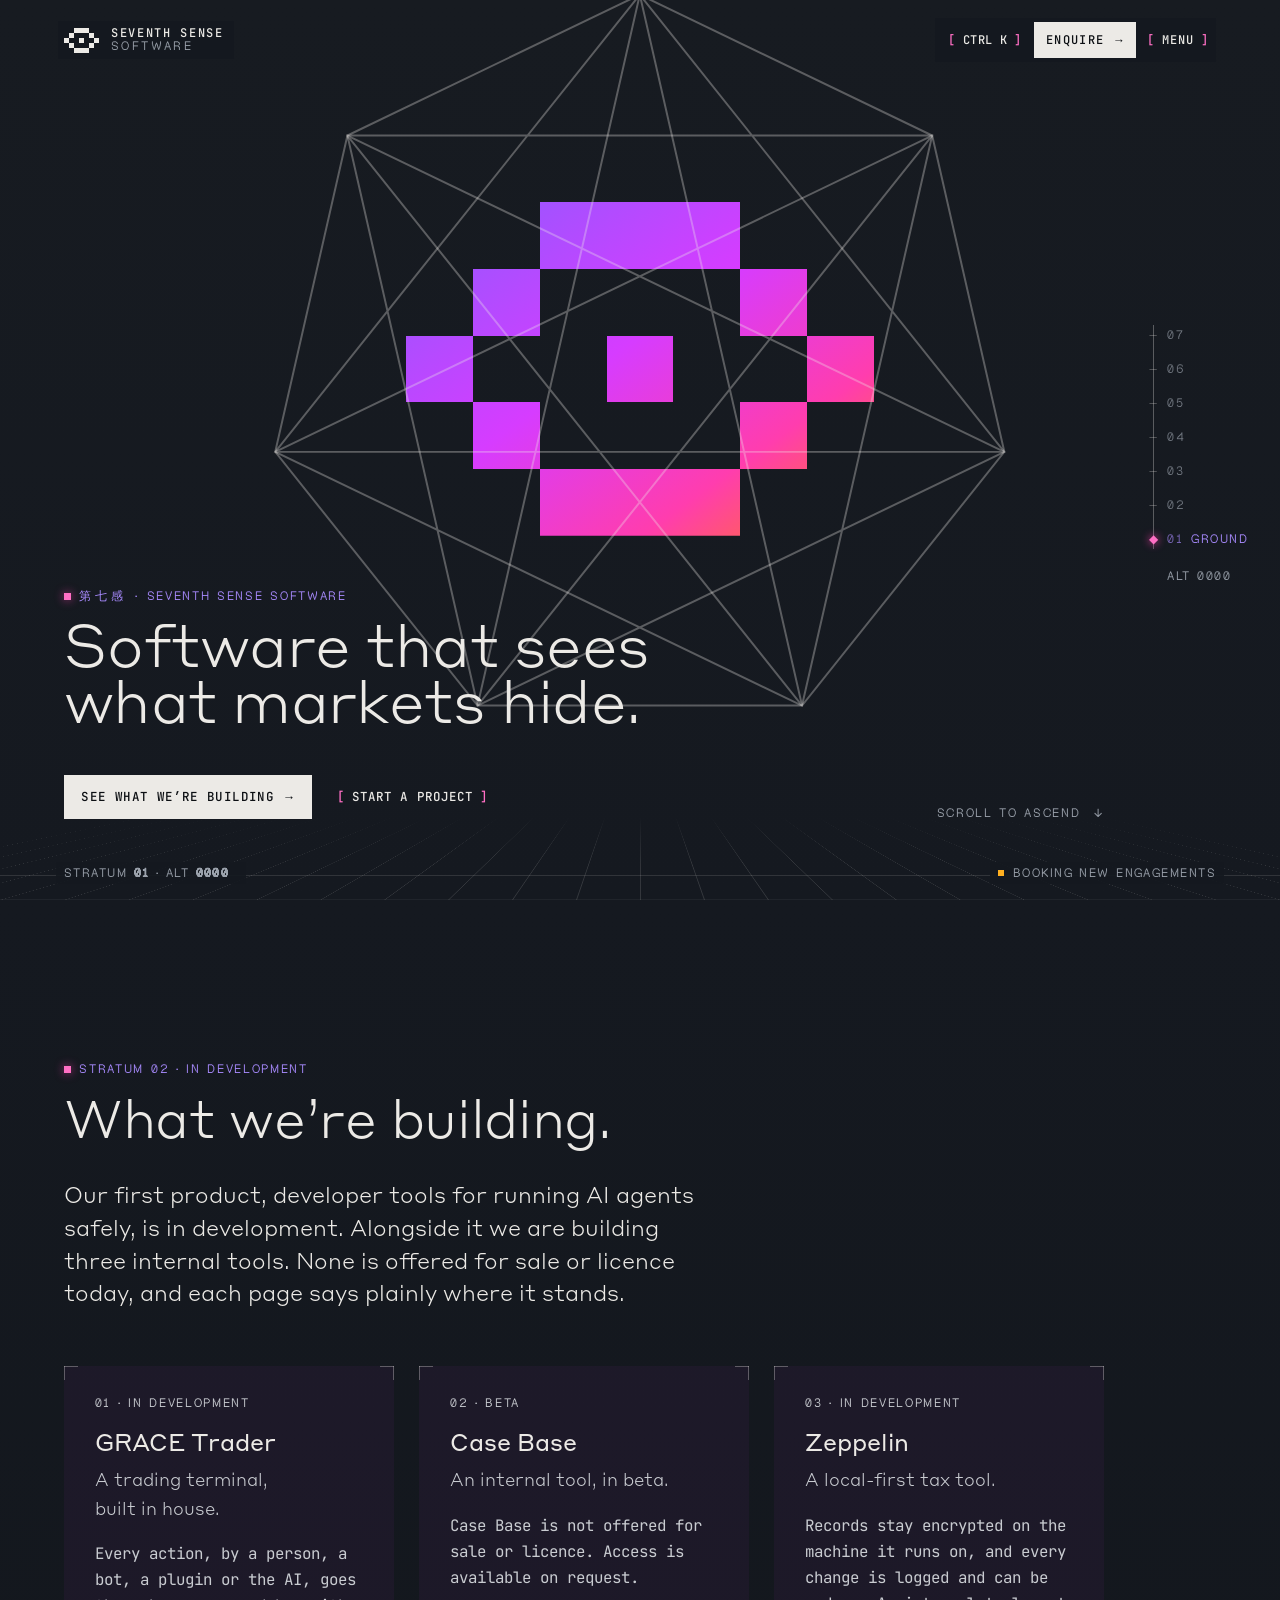
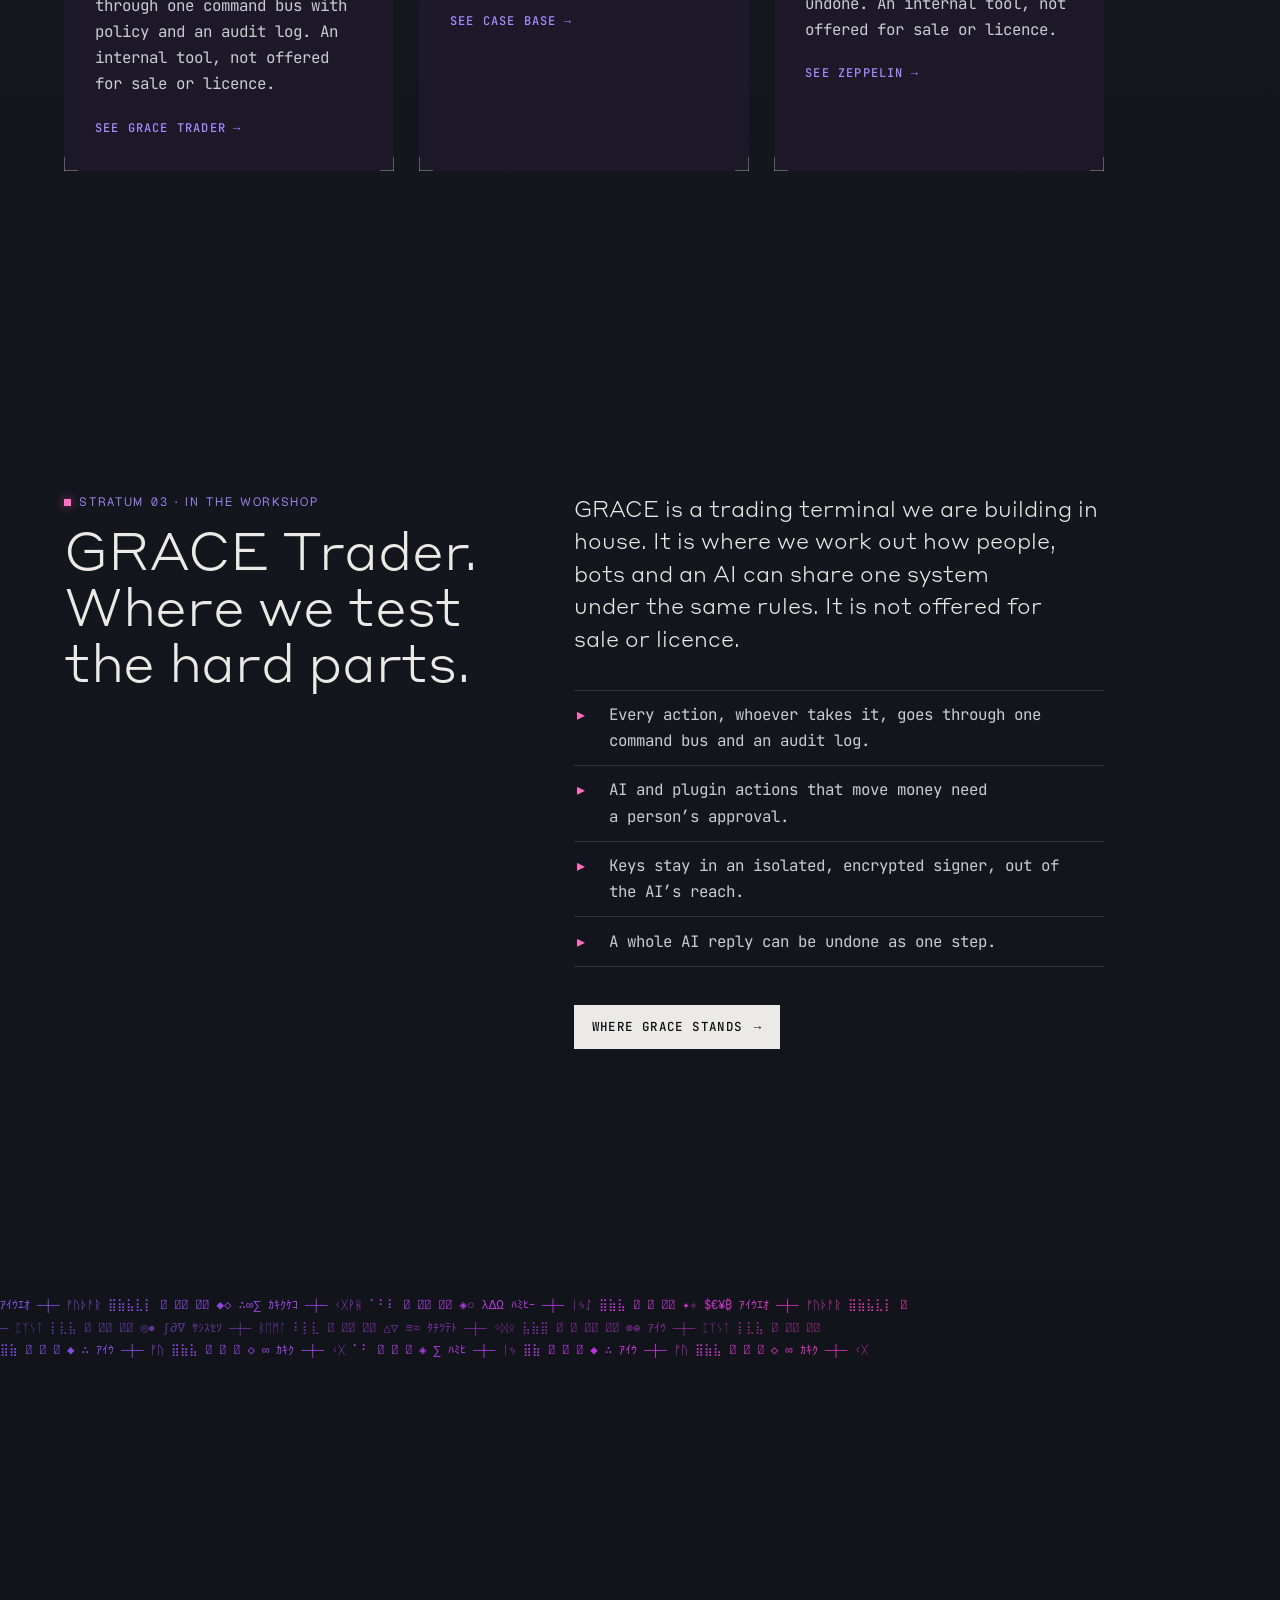
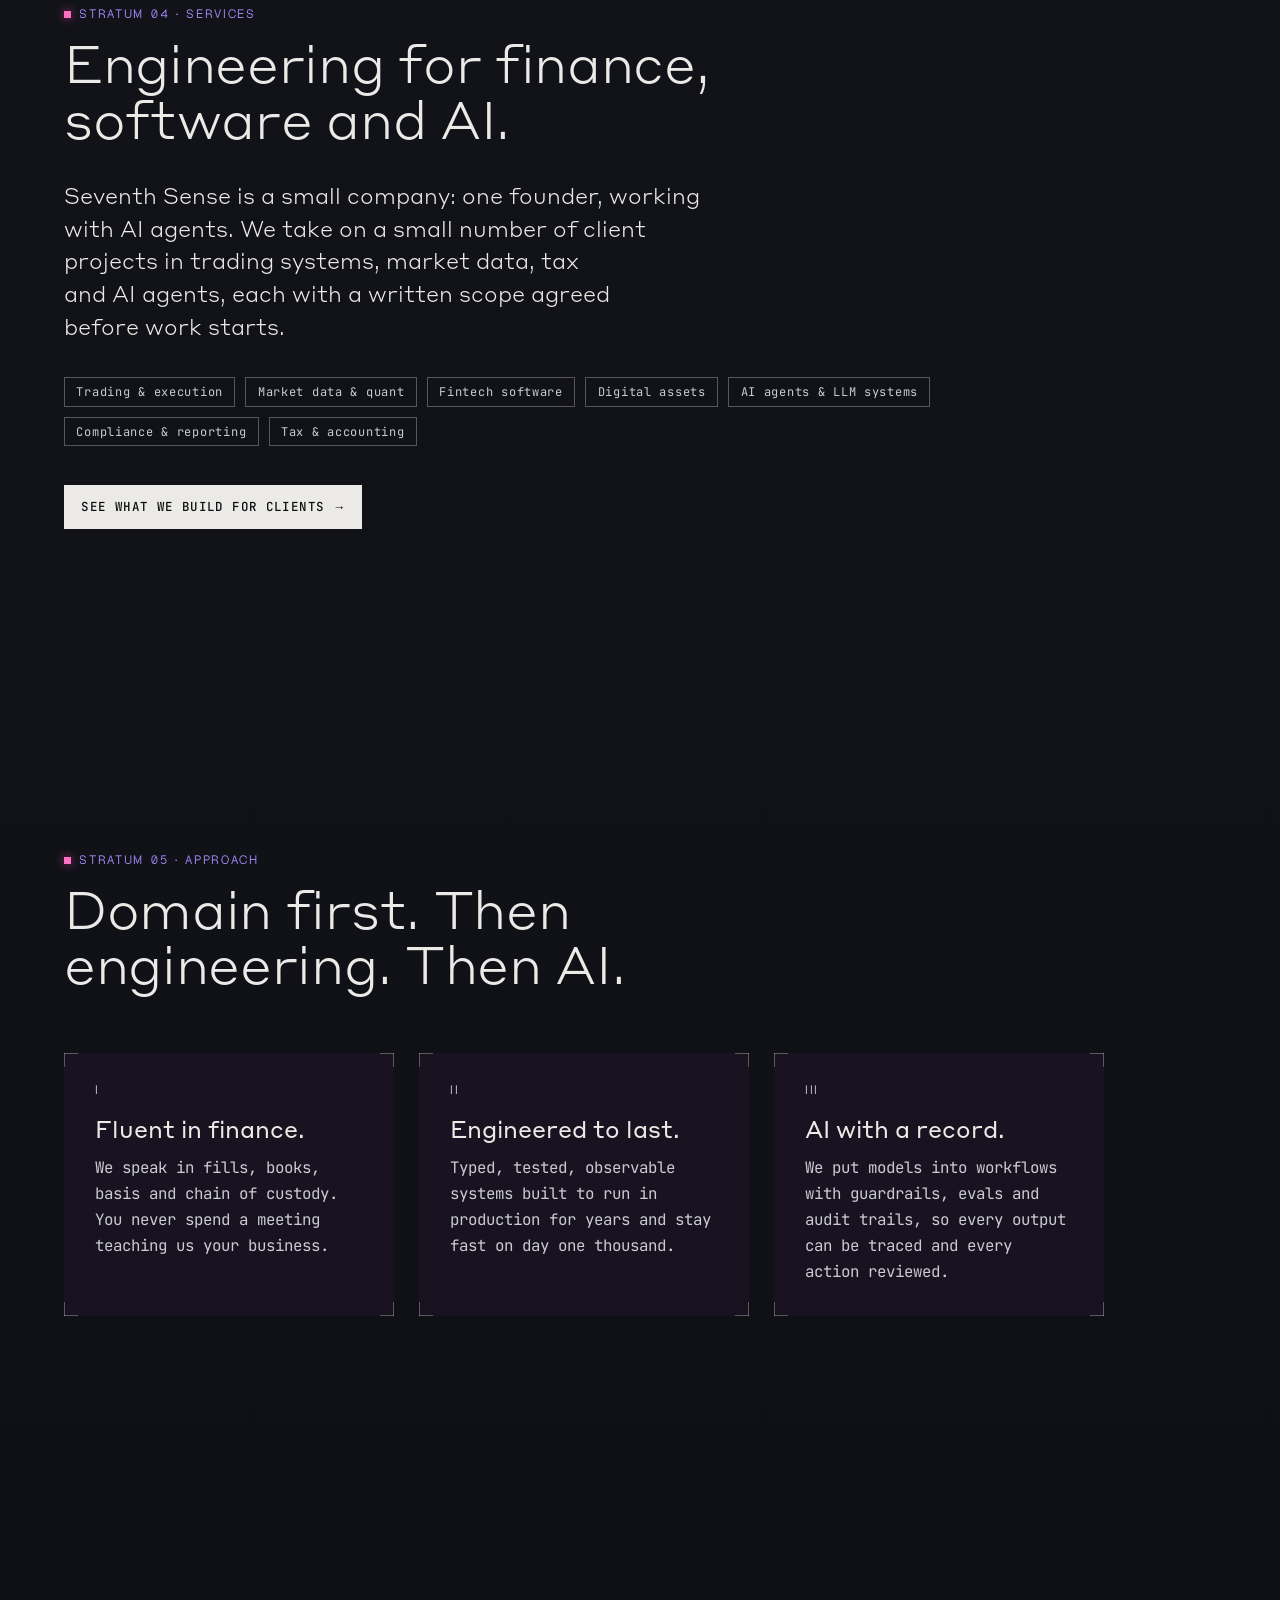
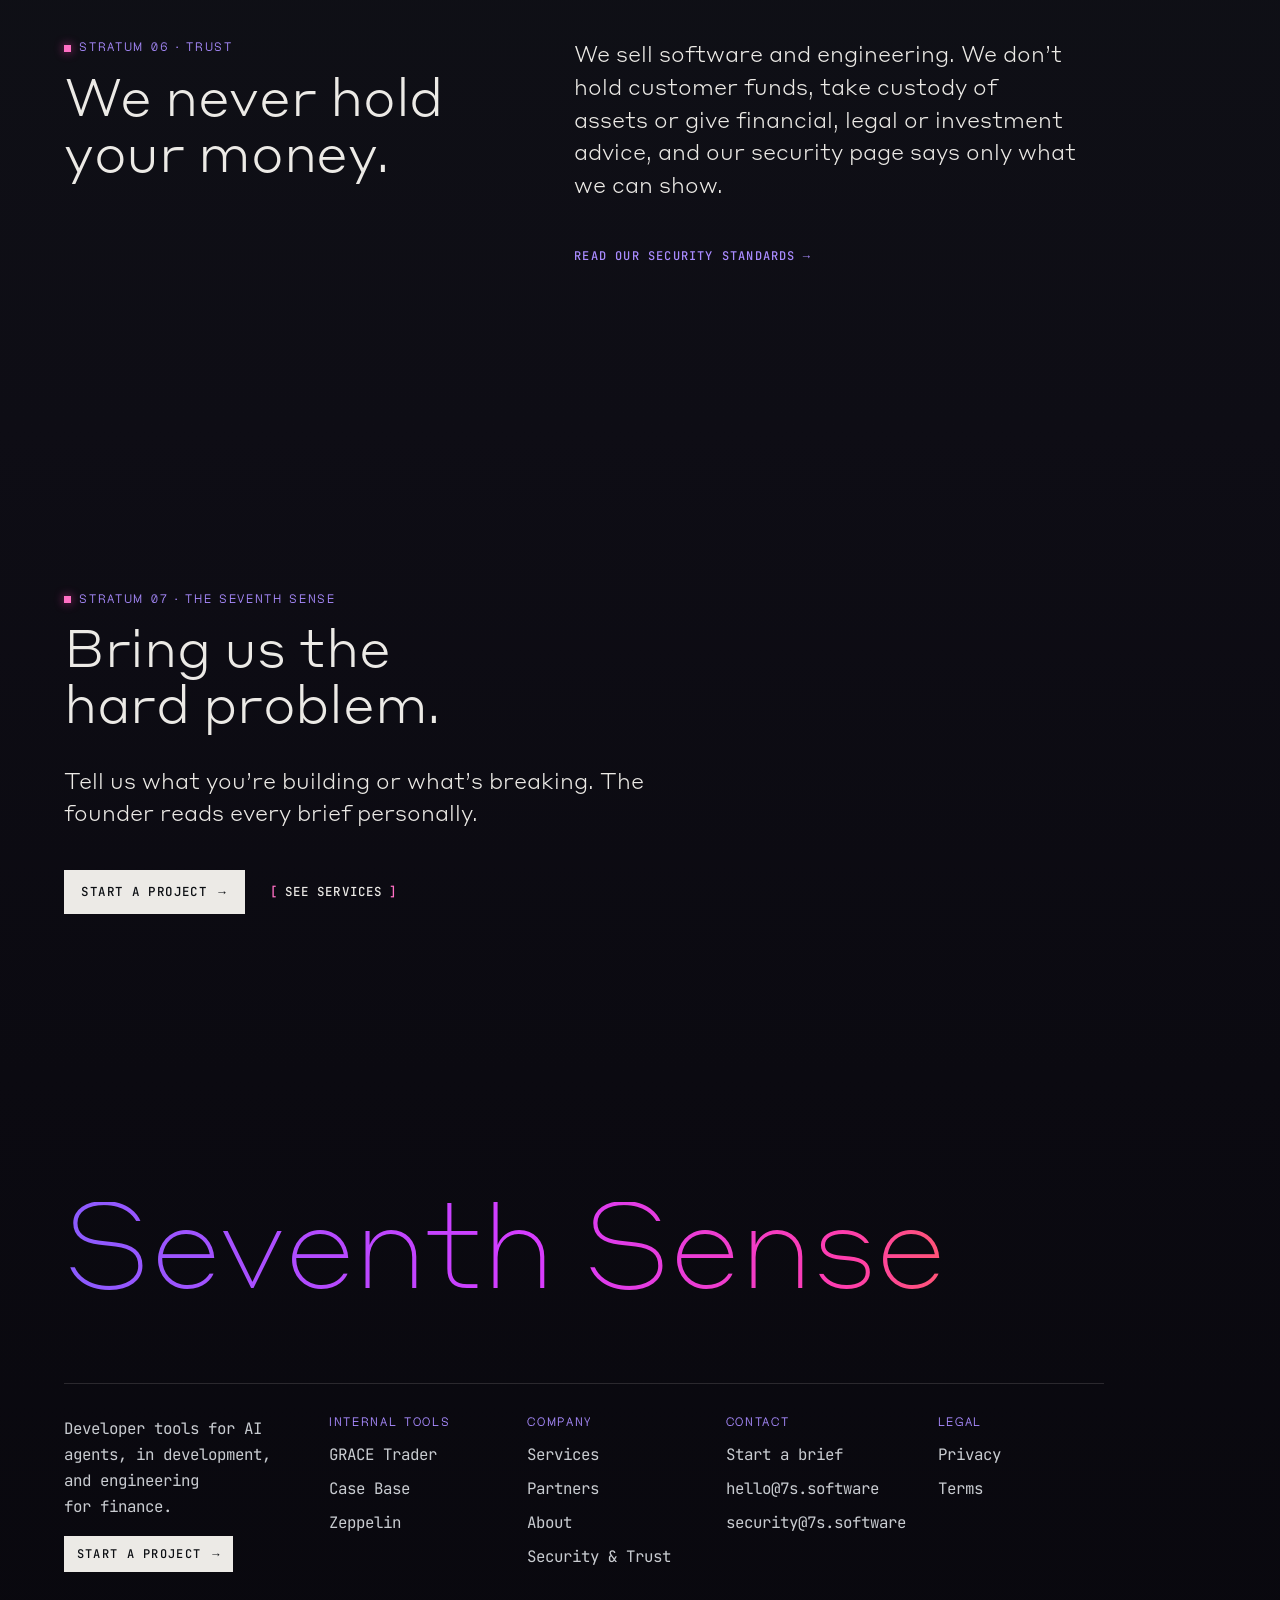
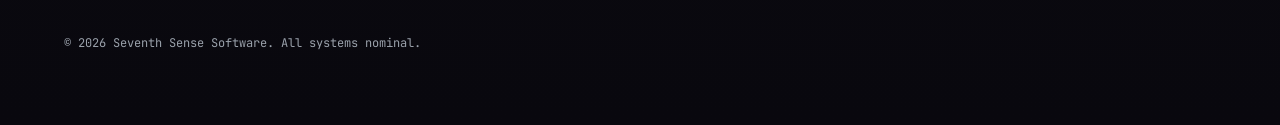
<file: index.html>
<!doctype html>
<html lang="en">
<head>
<meta charset="utf-8">
<meta name="viewport" content="width=device-width, initial-scale=1, viewport-fit=cover">
<title>Seventh Sense Software — developer tools for AI agents</title>
<meta name="description" content="Seventh Sense Software is building developer tools that help businesses use AI agents safely, and takes on software engineering work for finance.">
<link rel="canonical" href="https://7s.software/">
<meta name="theme-color" content="#171B21">
<link rel="icon" href="/favicon.svg" type="image/svg+xml">
<link rel="apple-touch-icon" href="/apple-touch-icon.png">
<link rel="manifest" href="/site.webmanifest">
<meta property="og:type" content="website">
<meta property="og:site_name" content="Seventh Sense Software">
<meta name="twitter:card" content="summary_large_image">
<link rel="preload" href="/assets/StyreneA-Light-CDtqHJvh.otf" as="font" type="font/otf" crossorigin>
<script>
/* Before first paint, and deliberately not in the module: a returning
   visitor who chose deep space must not see a milk page first, and the
   intro must not flash the page it is about to reveal. If the module
   never runs, .js and .intro come off again so nothing stays hidden. */
(function () {
  var r = document.documentElement
  try { if (localStorage.getItem('ss-theme') === 'dark') r.dataset.theme = 'dark' } catch (e) {}
  r.classList.add('js')
  /* the home page opens with the intro: hold the chrome until the field
     shows it. Never for reduced motion, a deep link, or ?static */
  var home = /^\/(index(\.html)?)?$/.test(location.pathname)
  if (home && !location.hash && !/[?&]static/.test(location.search) &&
      !matchMedia('(prefers-reduced-motion: reduce)').matches) r.classList.add('intro')
  /* arriving through the iris: hold the page until the field opens it */
  try {
    if (sessionStorage.getItem('ss-iris') === '1' && !r.classList.contains('intro')) r.classList.add('iris-in')
    sessionStorage.removeItem('ss-iris')
  } catch (e) {}
  setTimeout(function () { r.classList.remove('iris-in') }, 2500)
  setTimeout(function () { if (!r.dataset.booted) r.classList.remove('js', 'intro', 'iris-in') }, 4000)
  setTimeout(function () { if (r.dataset.intro !== 'on') r.classList.remove('intro') }, 3500)
})()
</script>

<meta property="og:title" content="Seventh Sense Software — software that sees what markets hide">
<meta property="og:description" content="Developer tools that help businesses use AI agents safely, in development, and software engineering for finance. We don’t hold customer funds.">
<meta property="og:url" content="https://7s.software/">
<script type="application/ld+json">
{"@context":"https://schema.org","@type":"Organization","name":"Seventh Sense Software","url":"https://7s.software/","logo":"https://7s.software/logo.svg","email":"hello@7s.software","description":"Developer tools that help businesses use AI agents safely, and software engineering services. We don’t hold customer funds or provide financial, legal or investment advice."}
</script>
<meta property="og:image" content="https://7s.software/og/home.png">
<meta property="og:image:width" content="1200">
<meta property="og:image:height" content="630">
<meta name="twitter:image" content="https://7s.software/og/home.png">
  <script type="module" crossorigin src="/assets/config-BfOEjthh.js"></script>
  <script type="module" crossorigin src="/assets/main-CDw6GqeU.js"></script>
  <link rel="stylesheet" crossorigin href="/assets/main-CPRaG03i.css">
</head>
<body data-page="home">

<canvas class="field" aria-hidden="true"></canvas>
<a class="skip" href="#main">Skip to content</a>

<header class="top">
  <a class="brand" href="/" aria-label="Seventh Sense Software, home" data-ss-mask>
    <svg class="brand__mark" viewBox="0 0 7 5" aria-hidden="true" shape-rendering="crispEdges"><path class="brand__lids" fill="currentColor" d="M2 0h3v1H2zM1 1h1v1H1zM5 1h1v1H5zM0 2h1v1H0zM6 2h1v1H6zM1 3h1v1H1zM5 3h1v1H5zM2 4h3v1H2z"/><rect class="brand__pupil" x="3" y="2" width="1" height="1" fill="currentColor"/></svg>
    <span class="brand__name">Seventh Sense<span>Software</span></span>
  </a>
  <div class="top__actions" data-ss-mask>
    <button class="palette-btn btn-bracket" type="button" aria-haspopup="dialog" aria-keyshortcuts="Meta+K Control+K /"><span class="br" aria-hidden="true">[</span><span class="palette-btn__k">⌘K</span><span class="sr-only">Command palette</span><span class="br" aria-hidden="true">]</span></button>
    <a class="btn btn--small" href="/contact" data-ss-attract><span>Enquire</span><span class="btn__arrow" aria-hidden="true">→</span></a>
    <button class="menu-btn btn-bracket" type="button" aria-expanded="false" aria-controls="menu"><span class="br" aria-hidden="true">[</span>Menu<span class="br" aria-hidden="true">]</span></button>
    <a class="menu-fallback btn-bracket" href="#sitemap"><span class="br" aria-hidden="true">[</span>Menu<span class="br" aria-hidden="true">]</span></a>
  </div>
</header>

<nav class="alt" aria-label="Sections on this page" data-ss-mask></nav>

<div class="menu" id="menu" hidden>
  <div class="menu__bar">
    <a class="menu__home" href="/" data-page="home"><span aria-hidden="true">◇</span> Home</a>
    <button class="menu__close btn-bracket" type="button"><span class="br" aria-hidden="true">[</span>Close<span class="br" aria-hidden="true">]</span></button>
  </div>
  <nav class="menu__wheel" aria-label="Site">
    <ol class="menu__nodes">
      <li><a href="/grace" data-page="grace"><span class="menu__dot" aria-hidden="true"></span><span class="menu__n">01</span><span class="menu__t">GRACE Trader</span><span class="menu__d">Internal, in development</span></a></li>
      <li><a href="/case-base" data-page="case-base"><span class="menu__dot" aria-hidden="true"></span><span class="menu__n">02</span><span class="menu__t">Case Base</span><span class="menu__d">In beta, on request</span></a></li>
      <li><a href="/zeppelin" data-page="zeppelin"><span class="menu__dot" aria-hidden="true"></span><span class="menu__n">03</span><span class="menu__t">Zeppelin</span><span class="menu__d">Internal, in development</span></a></li>
      <li><a href="/services" data-page="services"><span class="menu__dot" aria-hidden="true"></span><span class="menu__n">04</span><span class="menu__t">Services</span><span class="menu__d">Prices on request</span></a></li>
      <li><a href="/partners" data-page="partners"><span class="menu__dot" aria-hidden="true"></span><span class="menu__n">05</span><span class="menu__t">Partners</span><span class="menu__d">Build with us</span></a></li>
      <li><a href="/about" data-page="about"><span class="menu__dot" aria-hidden="true"></span><span class="menu__n">06</span><span class="menu__t">About</span><span class="menu__d">Engineered perception</span></a></li>
      <li><a href="/security" data-page="security"><span class="menu__dot" aria-hidden="true"></span><span class="menu__n">07</span><span class="menu__t">Security</span><span class="menu__d">Stated plainly</span></a></li>
    </ol>
    <a class="menu__core" href="/contact" data-page="contact"><pre class="menu__eye" aria-hidden="true">--***--
-*---*-
*--*--*
-*---*-
--***--</pre><span class="menu__t">Start a brief</span><span class="menu__d">The centre of everything</span></a>
  </nav>
  <p class="menu__foot"><a href="mailto:hello@7s.software">hello@7s.software</a><span aria-hidden="true">·</span><span>Press ⌘K for commands</span></p>
</div>

<p class="hud" aria-hidden="true" data-ss-mask><span class="hud__alt">Stratum <b data-hud="stratum">01</b> · Alt <b data-hud="alt">0000</b></span> <span class="hud__msg" data-hud="msg"></span></p>
<p class="status" data-ss-mask><span class="status__dot" aria-hidden="true"></span>Booking new engagements</p>


<main id="main">

  <!-- ─────────────── 01 ground: hero ─────────────── -->
  <section id="top" class="section hero" data-ss-state="ground" data-ss-tone="dark" data-nav="Ground" data-ss-border data-ss-runes="see what markets hide">
    <figure class="hero__stage" data-ss-mark="eye" aria-hidden="true">
      <svg class="hero__ring" viewBox="0 0 100 100" fill="none" stroke="currentColor" stroke-width="0.25">
        <path d="M50.00 3.00 L86.75 20.70 L95.82 60.46 L70.39 92.35 L29.61 92.35 L4.18 60.46 L13.25 20.70Z"/>
        <path d="M50.00 3.00 L95.82 60.46 L29.61 92.35 L13.25 20.70 L86.75 20.70 L70.39 92.35 L4.18 60.46Z"/>
        <path d="M50.00 3.00 L70.39 92.35 L13.25 20.70 L95.82 60.46 L4.18 60.46 L86.75 20.70 L29.61 92.35Z"/>
      </svg>
      <svg class="hero__eye" viewBox="0 0 7 5" shape-rendering="crispEdges">
        <defs><linearGradient id="ss-neon" x1="0" y1="0" x2="1" y2="1"><stop offset="0" stop-color="#8B5CFF"/><stop offset=".45" stop-color="#D63CFF"/><stop offset=".75" stop-color="#FF3DAE"/><stop offset="1" stop-color="#FF7A1A"/></linearGradient></defs>
        <path d="M2 0h3v1H2zM1 1h1v1H1zM5 1h1v1H5zM0 2h1v1H0zM3 2h1v1H3zM6 2h1v1H6zM1 3h1v1H1zM5 3h1v1H5zM2 4h3v1H2z"/>
      </svg>
    </figure>
    <div class="hero__copy">
      <p class="eyebrow"><span class="eyebrow__cjk" aria-hidden="true">第七感</span><span aria-hidden="true">·</span> Seventh Sense Software</p>
      <h1 class="display-hero hero__title" data-decrypt>Software that sees what markets&nbsp;hide.</h1>
      <div class="actions">
        <a class="btn" href="#products" data-ss-attract><span>See what we’re building</span><span class="btn__arrow" aria-hidden="true">→</span></a>
        <a class="btn-bracket" href="/contact"><span class="br" aria-hidden="true">[</span>Start a project<span class="br" aria-hidden="true">]</span></a>
      </div>
    </div>
    <p class="hero__hint" aria-hidden="true">Scroll to ascend <span>↓</span></p>
    <div class="floor" aria-hidden="true"></div>
  </section>

  <!-- ─────────────── 02 signal: products ─────────────── -->
  <section id="products" class="section" data-ss-state="signal" data-ss-tone="dark" data-nav="Building" aria-labelledby="products-h" data-ss-runes="one standard">
    <div class="wrap">
      <p class="eyebrow">Stratum 02 · In development</p>
      <h2 id="products-h" class="display-xl">What we’re&nbsp;building.</h2>
      <p class="lede">Our first product, developer tools for running AI agents safely, is in development. Alongside it we are building three internal tools. None is offered for sale or licence today, and each page says plainly where it&nbsp;stands.</p>
      <div class="grid grid--3">
        <a class="card" href="/grace" data-ss-frame id="card-grace" data-ss-link="#card-case">
          <p class="card__label">01 · In development</p>
          <h3>GRACE Trader</h3>
          <p class="card__tag">A trading terminal, built in&nbsp;house.</p>
          <p>Every action, by a person, a bot, a plugin or the AI, goes through one command bus with policy and an audit log. An internal tool, not offered for sale or&nbsp;licence.</p>
          <span class="link-arrow">See GRACE Trader <span aria-hidden="true">→</span></span>
        </a>
        <a class="card" href="/case-base" data-ss-frame id="card-case" data-ss-link="#card-zep">
          <p class="card__label">02 · Beta</p>
          <h3>Case Base</h3>
          <p class="card__tag">An internal tool, in&nbsp;beta.</p>
          <p>Case Base is not offered for sale or licence. Access is available on&nbsp;request.</p>
          <span class="link-arrow">See Case Base <span aria-hidden="true">→</span></span>
        </a>
        <a class="card" href="/zeppelin" data-ss-frame id="card-zep">
          <p class="card__label">03 · In development</p>
          <h3>Zeppelin</h3>
          <p class="card__tag">A local-first tax&nbsp;tool.</p>
          <p>Records stay encrypted on the machine it runs on, and every change is logged and can be undone. An internal tool, not offered for sale or&nbsp;licence.</p>
          <span class="link-arrow">See Zeppelin <span aria-hidden="true">→</span></span>
        </a>
      </div>
    </div>
  </section>

  <!-- ─────────────── 03 lattice: GRACE spotlight ─────────────── -->
  <section id="flagship" class="section" data-ss-state="lattice" data-ss-tone="dark" data-nav="GRACE" aria-labelledby="flagship-h" data-ss-runes="every action has a record">
    <div class="wrap split">
      <div>
        <p class="eyebrow">Stratum 03 · In the workshop</p>
        <h2 id="flagship-h" class="display-xl">GRACE Trader. Where we test the hard&nbsp;parts.</h2>
      </div>
      <div>
        <p class="lede">GRACE is a trading terminal we are building in house. It is where we work out how people, bots and an AI can share one system under the same rules. It is not offered for sale or&nbsp;licence.</p>
        <ul class="ticks">
          <li>Every action, whoever takes it, goes through one command bus and an audit&nbsp;log.</li>
          <li>AI and plugin actions that move money need a person’s&nbsp;approval.</li>
          <li>Keys stay in an isolated, encrypted signer, out of the AI’s&nbsp;reach.</li>
          <li>A whole AI reply can be undone as one&nbsp;step.</li>
        </ul>
        <div class="actions">
          <a class="btn" href="/grace" data-ss-attract><span>Where GRACE stands</span><span class="btn__arrow" aria-hidden="true">→</span></a>
        </div>
      </div>
    </div>
  </section>

  <div class="membrane" data-ss-state="membrane" data-ss-tone="dark" aria-hidden="true" data-ss-runes="beyond the sixth sense"><span>ｱｲｳｴｵ ─┼─ ᚠᚢᚦᚨᚱ ⣿⣷⣧⣇⡇ 𓂀 ䷀䷁ ☰☷ ◆◇ ∴∞∑ ｶｷｸｹｺ ─┼─ ᚲᚷᚹᚺ ⠁⠃⠇ 𓋹 ䷂䷃ ☲☵ ◈○ λΔΩ ﾊﾐﾋｰ ─┼─ ᛁᛃᛇ ⣿⣷⣧ 𓆣 ䷄ ☳☴ ✦✧ $€¥₿ ｱｲｳｴｵ ─┼─ ᚠᚢᚦᚨᚱ ⣿⣷⣧⣇⡇ 𓂀</span><span>─┼─ ᛈᛉᛊᛏ ⡇⣇⣧ 𓇳 ䷅䷆ ☶☱ ◎● ∫∂∇ ｻｼｽｾｿ ─┼─ ᛒᛖᛗᛚ ⠇⡇⣇ 𓊽 ䷇䷈ ☰☲ △▽ ≡≈ ﾀﾁﾂﾃﾄ ─┼─ ᛜᛞᛟ ⣧⣷⣿ 𓂋 ䷉ ☷☵ ⬡⬢ ⊗⊕ ｱｲｳ ─┼─ ᛈᛉᛊᛏ ⡇⣇⣧ 𓇳 ䷅䷆ ☶☱</span><span>⣿⣷ 𓂀 ䷀ ☰ ◆ ∴ ｱｲｳ ─┼─ ᚠᚢ ⣿⣷⣧ 𓋹 ䷁ ☷ ◇ ∞ ｶｷｸ ─┼─ ᚲᚷ ⠁⠃ 𓆣 ䷂ ☲ ◈ ∑ ﾊﾐﾋ ─┼─ ᛁᛃ ⣿⣷ 𓂀 ䷀ ☰ ◆ ∴ ｱｲｳ ─┼─ ᚠᚢ ⣿⣷⣧ 𓋹 ䷁ ☷ ◇ ∞ ｶｷｸ ─┼─ ᚲᚷ</span></div>

  <!-- ─────────────── 04 archive: capabilities ─────────────── -->
  <section id="services" class="section" data-ss-state="archive" data-ss-tone="dark" data-nav="Services" aria-labelledby="services-h" data-ss-runes="one founder and the agents">
    <div class="wrap">
      <p class="eyebrow">Stratum 04 · Services</p>
      <h2 id="services-h" class="display-xl">Engineering for finance, software and&nbsp;AI.</h2>
      <p class="lede">Seventh Sense is a small company: one founder, working with AI agents. We take on a small number of client projects in trading systems, market data, tax and AI agents, each with a written scope agreed before work&nbsp;starts.</p>
      <ul class="chips" aria-label="Verticals">
        <li>Trading &amp; execution</li><li>Market data &amp; quant</li><li>Fintech software</li><li>Digital assets</li><li>AI agents &amp; LLM systems</li><li>Compliance &amp; reporting</li><li>Tax &amp; accounting</li>
      </ul>
      <div class="actions">
        <a class="btn" href="/services" data-ss-attract><span>See what we build for clients</span><span class="btn__arrow" aria-hidden="true">→</span></a>
      </div>
    </div>
  </section>

  <!-- ─────────────── 05 ledger: approach ─────────────── -->
  <section id="approach" class="section" data-ss-state="ledger" data-ss-tone="dark" data-nav="Approach" aria-labelledby="approach-h" data-ss-runes="domain then code then ai">
    <div class="wrap">
      <p class="eyebrow">Stratum 05 · Approach</p>
      <h2 id="approach-h" class="display-xl">Domain first. Then engineering. Then&nbsp;AI.</h2>
      <div class="grid grid--3">
        <article class="card" data-ss-frame>
          <p class="card__label">i</p>
          <h3>Fluent in finance.</h3>
          <p>We speak in fills, books, basis and chain of custody. You never spend a meeting teaching us your&nbsp;business.</p>
        </article>
        <article class="card" data-ss-frame>
          <p class="card__label">ii</p>
          <h3>Engineered to last.</h3>
          <p>Typed, tested, observable systems built to run in production for years and stay fast on day one&nbsp;thousand.</p>
        </article>
        <article class="card" data-ss-frame>
          <p class="card__label">iii</p>
          <h3>AI with a record.</h3>
          <p>We put models into workflows with guardrails, evals and audit trails, so every output can be traced and every action&nbsp;reviewed.</p>
        </article>
      </div>
    </div>
  </section>

  <!-- ─────────────── 06 orbit: standards ─────────────── -->
  <section id="trust" class="section" data-ss-state="orbit" data-ss-tone="dark" data-nav="Trust" aria-labelledby="trust-h" data-ss-runes="your money stays yours">
    <div class="wrap split">
      <div>
        <p class="eyebrow">Stratum 06 · Trust</p>
        <h2 id="trust-h" class="display-xl">We never hold your&nbsp;money.</h2>
      </div>
      <div>
        <p class="lede">We sell software and engineering. We don’t hold customer funds, take custody of assets or give financial, legal or investment advice, and our security page says only what we can&nbsp;show.</p>
        <a class="link-arrow" href="/security">Read our security standards <span aria-hidden="true">→</span></a>
      </div>
    </div>
  </section>

  <!-- ─────────────── 07 ascension: final CTA ─────────────── -->
  <section id="ascend" class="section cta" data-ss-state="ascension" data-ss-tone="dark" data-nav="Ascend" aria-labelledby="ascend-h" data-ss-runes="bring us the hard problem">
    <div class="wrap">
      <p class="eyebrow">Stratum 07 · The seventh sense</p>
      <h2 id="ascend-h" class="display-xl">Bring us the hard&nbsp;problem.</h2>
      <p class="lede">Tell us what you’re building or what’s breaking. The founder reads every brief&nbsp;personally.</p>
      <div class="actions">
        <a class="btn" href="/contact" data-ss-attract><span>Start a project</span><span class="btn__arrow" aria-hidden="true">→</span></a>
        <a class="btn-bracket" href="/services"><span class="br" aria-hidden="true">[</span>See services<span class="br" aria-hidden="true">]</span></a>
      </div>
    </div>
  </section>

</main>

<footer class="foot" data-ss-state="void" data-ss-tone="dark" id="sitemap" data-ss-runes="the seventh sense was always here">
  <div class="wrap">
    <p class="wordmark" aria-hidden="true">Seventh Sense</p>
    <nav class="foot__cols" aria-label="Site map">
      <div class="foot__brand">
        <p class="foot__tag">Developer tools for AI agents, in development, and engineering for&nbsp;finance.</p>
        <a class="btn btn--small" href="/contact" data-ss-attract><span>Start a project</span><span class="btn__arrow" aria-hidden="true">→</span></a>
      </div>
      <div>
        <h2 class="foot__h">Internal tools</h2>
        <ul><li><a href="/grace">GRACE Trader</a></li><li><a href="/case-base">Case Base</a></li><li><a href="/zeppelin">Zeppelin</a></li></ul>
      </div>
      <div>
        <h2 class="foot__h">Company</h2>
        <ul><li><a href="/services">Services</a></li><li><a href="/partners">Partners</a></li><li><a href="/about">About</a></li><li><a href="/security">Security &amp; Trust</a></li></ul>
      </div>
      <div>
        <h2 class="foot__h">Contact</h2>
        <ul><li><a href="/contact">Start a brief</a></li><li><a href="mailto:hello@7s.software">hello@7s.software</a></li><li><a href="mailto:security@7s.software">security@7s.software</a></li></ul>
      </div>
      <div>
        <h2 class="foot__h">Legal</h2>
        <ul><li><a href="/privacy">Privacy</a></li><li><a href="/terms">Terms</a></li></ul>
      </div>
    </nav>
    <div class="foot__base">
      <span>© 2026 Seventh Sense Software. All systems nominal.</span>
    </div>
  </div>
</footer>


</body>
</html>
</file>
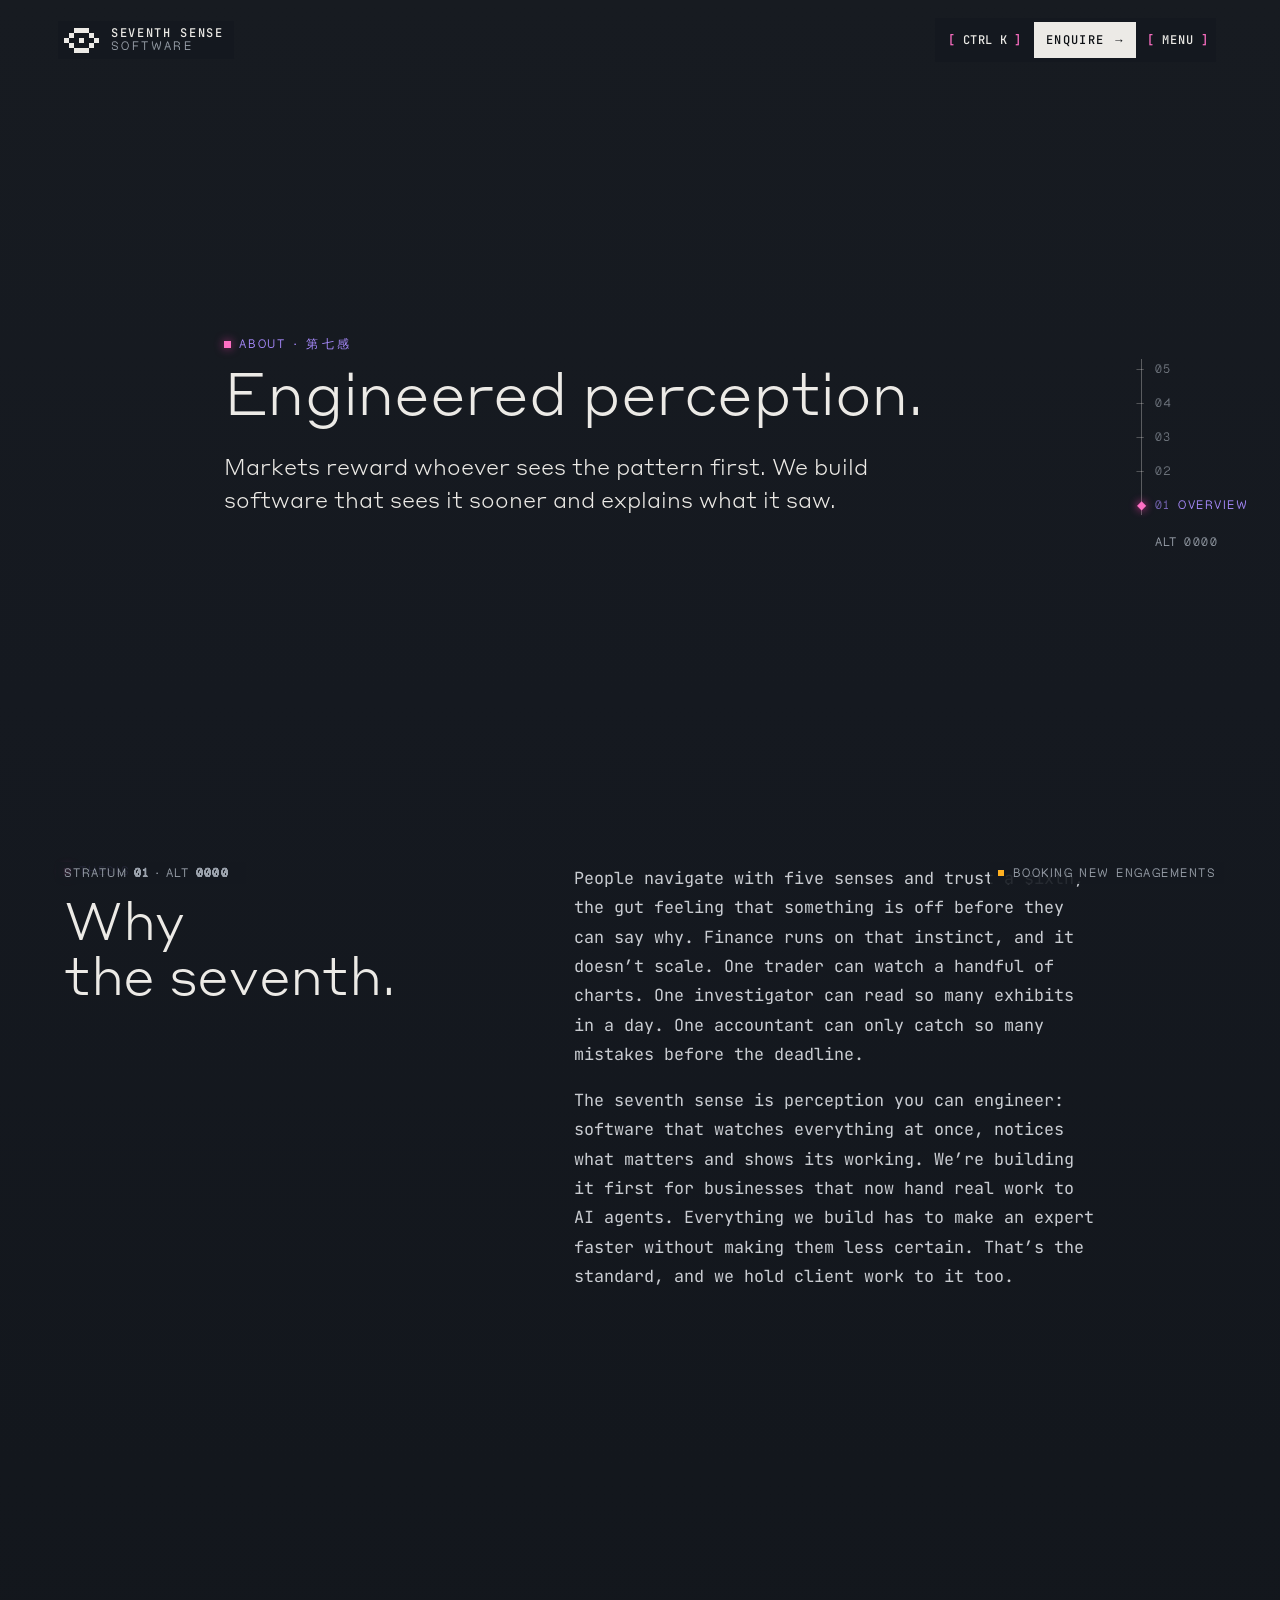
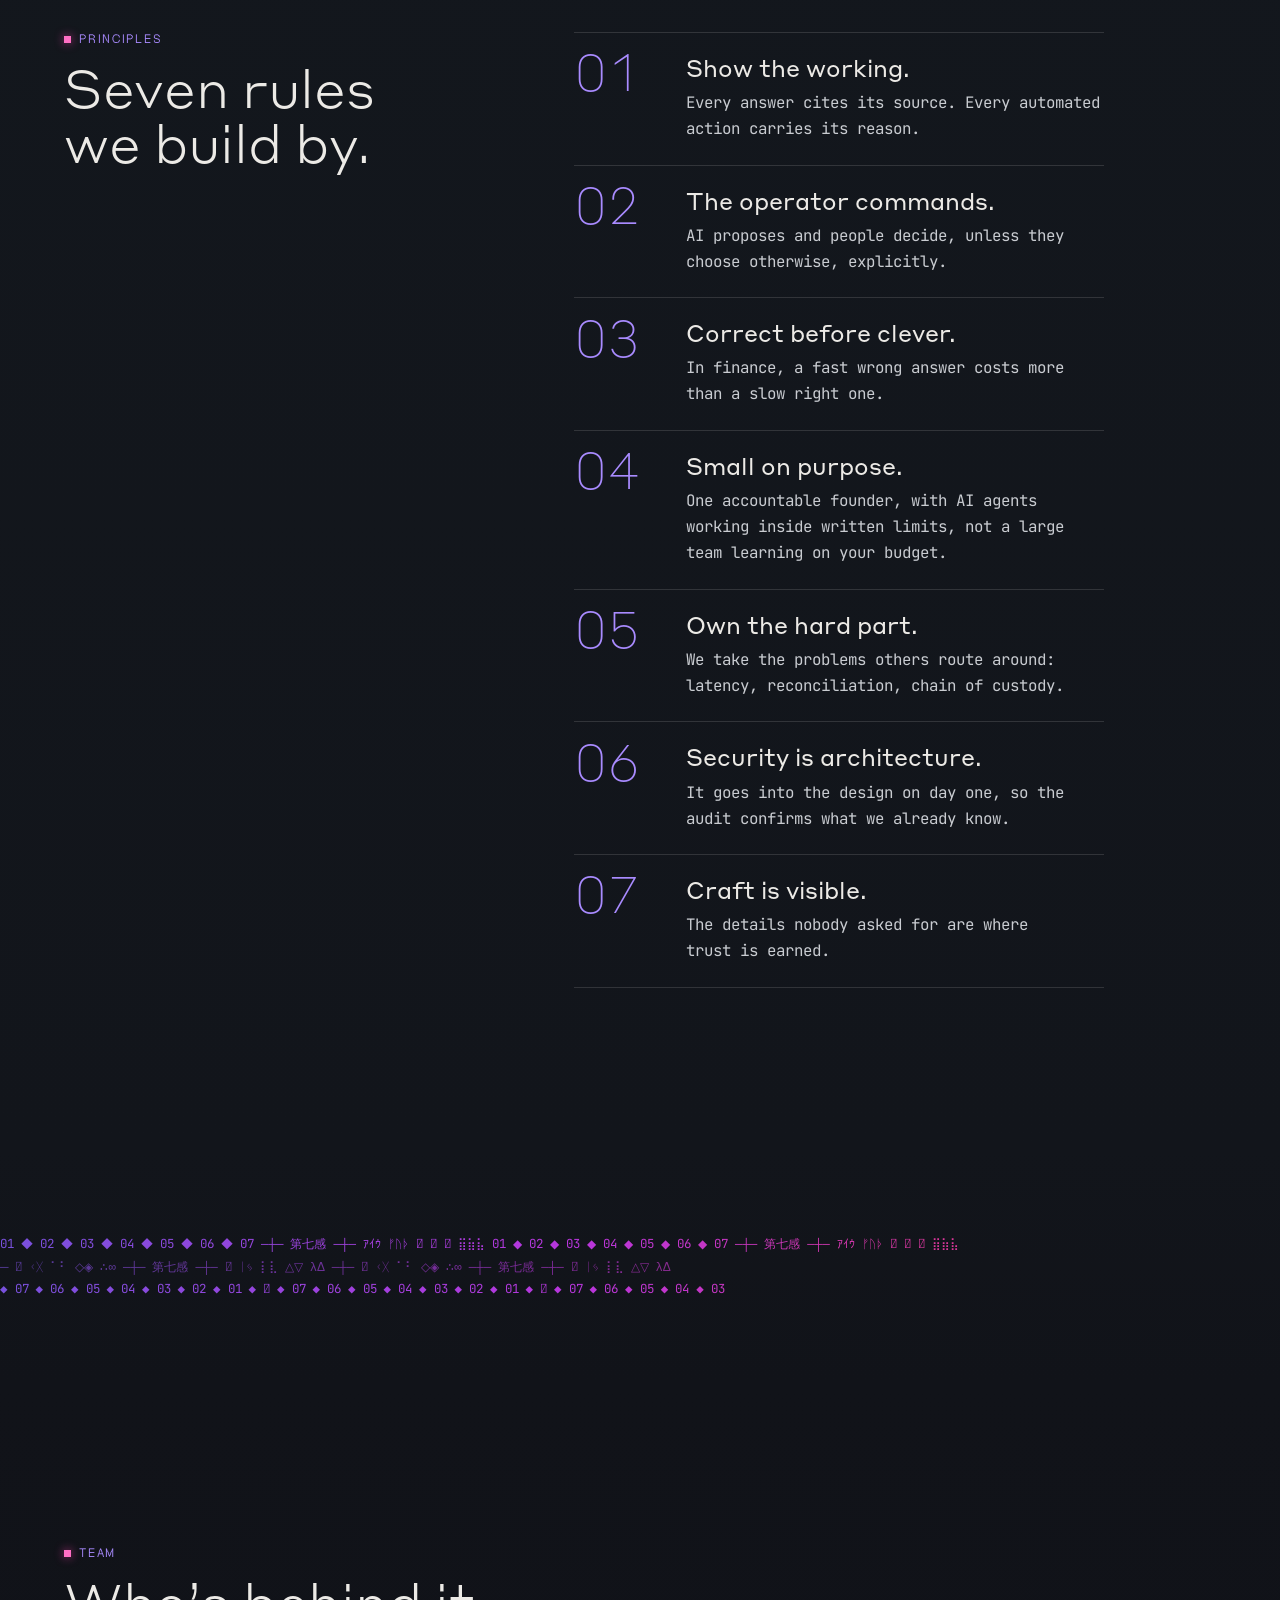
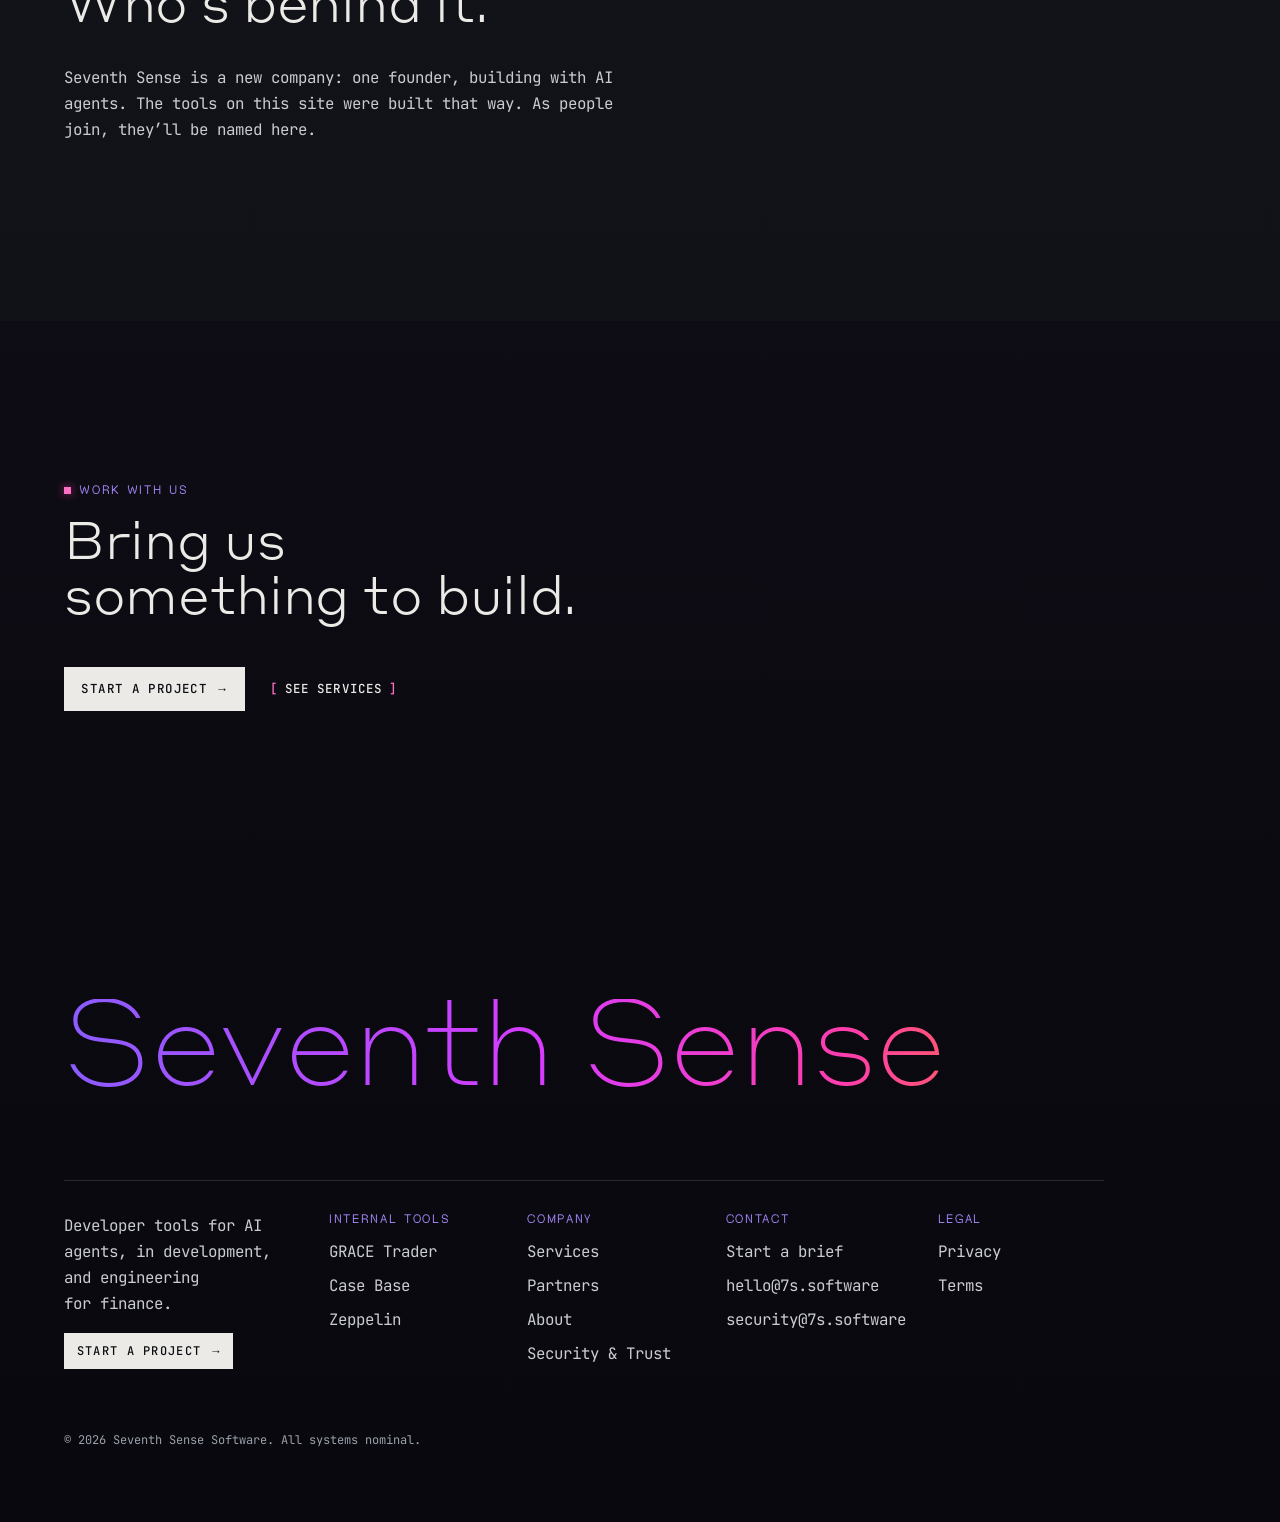
<file: about.html>
<!doctype html>
<html lang="en">
<head>
<meta charset="utf-8">
<meta name="viewport" content="width=device-width, initial-scale=1, viewport-fit=cover">
<title>About — Seventh Sense Software</title>
<meta name="description" content="Seventh Sense Software is building developer tools for running AI agents safely, and software for finance. What we believe, how we work and who we are.">
<link rel="canonical" href="https://7s.software/about">
<meta name="theme-color" content="#171B21">
<link rel="icon" href="/favicon.svg" type="image/svg+xml">
<link rel="apple-touch-icon" href="/apple-touch-icon.png">
<link rel="manifest" href="/site.webmanifest">
<meta property="og:type" content="website">
<meta property="og:site_name" content="Seventh Sense Software">
<meta name="twitter:card" content="summary_large_image">
<link rel="preload" href="/assets/StyreneA-Light-CDtqHJvh.otf" as="font" type="font/otf" crossorigin>
<script>
/* Before first paint, and deliberately not in the module: a returning
   visitor who chose deep space must not see a milk page first, and the
   intro must not flash the page it is about to reveal. If the module
   never runs, .js and .intro come off again so nothing stays hidden. */
(function () {
  var r = document.documentElement
  try { if (localStorage.getItem('ss-theme') === 'dark') r.dataset.theme = 'dark' } catch (e) {}
  r.classList.add('js')
  /* the home page opens with the intro: hold the chrome until the field
     shows it. Never for reduced motion, a deep link, or ?static */
  var home = /^\/(index(\.html)?)?$/.test(location.pathname)
  if (home && !location.hash && !/[?&]static/.test(location.search) &&
      !matchMedia('(prefers-reduced-motion: reduce)').matches) r.classList.add('intro')
  /* arriving through the iris: hold the page until the field opens it */
  try {
    if (sessionStorage.getItem('ss-iris') === '1' && !r.classList.contains('intro')) r.classList.add('iris-in')
    sessionStorage.removeItem('ss-iris')
  } catch (e) {}
  setTimeout(function () { r.classList.remove('iris-in') }, 2500)
  setTimeout(function () { if (!r.dataset.booted) r.classList.remove('js', 'intro', 'iris-in') }, 4000)
  setTimeout(function () { if (r.dataset.intro !== 'on') r.classList.remove('intro') }, 3500)
})()
</script>

<meta property="og:title" content="About Seventh Sense Software — engineered perception">
<meta property="og:description" content="Markets reward whoever sees the pattern first. We build software that sees it sooner and explains what it saw.">
<meta property="og:url" content="https://7s.software/about">
<meta property="og:image" content="https://7s.software/og/about.png">
<meta property="og:image:width" content="1200">
<meta property="og:image:height" content="630">
<meta name="twitter:image" content="https://7s.software/og/about.png">
  <script type="module" crossorigin src="/assets/config-BfOEjthh.js"></script>
  <script type="module" crossorigin src="/assets/main-CDw6GqeU.js"></script>
  <link rel="stylesheet" crossorigin href="/assets/main-CPRaG03i.css">
</head>
<body data-page="about">

<canvas class="field" aria-hidden="true"></canvas>
<a class="skip" href="#main">Skip to content</a>

<header class="top">
  <a class="brand" href="/" aria-label="Seventh Sense Software, home" data-ss-mask>
    <svg class="brand__mark" viewBox="0 0 7 5" aria-hidden="true" shape-rendering="crispEdges"><path class="brand__lids" fill="currentColor" d="M2 0h3v1H2zM1 1h1v1H1zM5 1h1v1H5zM0 2h1v1H0zM6 2h1v1H6zM1 3h1v1H1zM5 3h1v1H5zM2 4h3v1H2z"/><rect class="brand__pupil" x="3" y="2" width="1" height="1" fill="currentColor"/></svg>
    <span class="brand__name">Seventh Sense<span>Software</span></span>
  </a>
  <div class="top__actions" data-ss-mask>
    <button class="palette-btn btn-bracket" type="button" aria-haspopup="dialog" aria-keyshortcuts="Meta+K Control+K /"><span class="br" aria-hidden="true">[</span><span class="palette-btn__k">⌘K</span><span class="sr-only">Command palette</span><span class="br" aria-hidden="true">]</span></button>
    <a class="btn btn--small" href="/contact" data-ss-attract><span>Enquire</span><span class="btn__arrow" aria-hidden="true">→</span></a>
    <button class="menu-btn btn-bracket" type="button" aria-expanded="false" aria-controls="menu"><span class="br" aria-hidden="true">[</span>Menu<span class="br" aria-hidden="true">]</span></button>
    <a class="menu-fallback btn-bracket" href="#sitemap"><span class="br" aria-hidden="true">[</span>Menu<span class="br" aria-hidden="true">]</span></a>
  </div>
</header>

<nav class="alt" aria-label="Sections on this page" data-ss-mask></nav>

<div class="menu" id="menu" hidden>
  <div class="menu__bar">
    <a class="menu__home" href="/" data-page="home"><span aria-hidden="true">◇</span> Home</a>
    <button class="menu__close btn-bracket" type="button"><span class="br" aria-hidden="true">[</span>Close<span class="br" aria-hidden="true">]</span></button>
  </div>
  <nav class="menu__wheel" aria-label="Site">
    <ol class="menu__nodes">
      <li><a href="/grace" data-page="grace"><span class="menu__dot" aria-hidden="true"></span><span class="menu__n">01</span><span class="menu__t">GRACE Trader</span><span class="menu__d">Internal, in development</span></a></li>
      <li><a href="/case-base" data-page="case-base"><span class="menu__dot" aria-hidden="true"></span><span class="menu__n">02</span><span class="menu__t">Case Base</span><span class="menu__d">In beta, on request</span></a></li>
      <li><a href="/zeppelin" data-page="zeppelin"><span class="menu__dot" aria-hidden="true"></span><span class="menu__n">03</span><span class="menu__t">Zeppelin</span><span class="menu__d">Internal, in development</span></a></li>
      <li><a href="/services" data-page="services"><span class="menu__dot" aria-hidden="true"></span><span class="menu__n">04</span><span class="menu__t">Services</span><span class="menu__d">Prices on request</span></a></li>
      <li><a href="/partners" data-page="partners"><span class="menu__dot" aria-hidden="true"></span><span class="menu__n">05</span><span class="menu__t">Partners</span><span class="menu__d">Build with us</span></a></li>
      <li><a href="/about" data-page="about"><span class="menu__dot" aria-hidden="true"></span><span class="menu__n">06</span><span class="menu__t">About</span><span class="menu__d">Engineered perception</span></a></li>
      <li><a href="/security" data-page="security"><span class="menu__dot" aria-hidden="true"></span><span class="menu__n">07</span><span class="menu__t">Security</span><span class="menu__d">Stated plainly</span></a></li>
    </ol>
    <a class="menu__core" href="/contact" data-page="contact"><pre class="menu__eye" aria-hidden="true">--***--
-*---*-
*--*--*
-*---*-
--***--</pre><span class="menu__t">Start a brief</span><span class="menu__d">The centre of everything</span></a>
  </nav>
  <p class="menu__foot"><a href="mailto:hello@7s.software">hello@7s.software</a><span aria-hidden="true">·</span><span>Press ⌘K for commands</span></p>
</div>

<p class="hud" aria-hidden="true" data-ss-mask><span class="hud__alt">Stratum <b data-hud="stratum">01</b> · Alt <b data-hud="alt">0000</b></span> <span class="hud__msg" data-hud="msg"></span></p>
<p class="status" data-ss-mask><span class="status__dot" aria-hidden="true"></span>Booking new engagements</p>


<main id="main">

  <section id="overview" class="section page-hero" data-ss-state="about" data-ss-tone="dark" data-nav="Overview" data-ss-runes="engineered perception">
    <div class="wrap">
      <p class="eyebrow">About <span aria-hidden="true">·</span> <span class="eyebrow__cjk" aria-hidden="true">第七感</span></p>
      <h1 class="display-hero">Engineered perception.</h1>
      <p class="lede">Markets reward whoever sees the pattern first. We build software that sees it sooner and explains what it&nbsp;saw.</p>
    </div>
      <div class="page-hero__mark" data-ss-mark aria-hidden="true"></div>
  </section>

  <section id="thesis" class="section" data-ss-state="signal" data-ss-tone="dark" data-nav="Thesis" aria-labelledby="thesis-h" data-ss-runes="why the seventh">
    <div class="wrap split">
      <div>
        <p class="eyebrow">Thesis</p>
        <h2 id="thesis-h" class="display-xl">Why the&nbsp;seventh.</h2>
      </div>
      <div class="longform">
        <p>People navigate with five senses and trust a sixth, the gut feeling that something is off before they can say why. Finance runs on that instinct, and it doesn’t scale. One trader can watch a handful of charts. One investigator can read so many exhibits in a day. One accountant can only catch so many mistakes before the&nbsp;deadline.</p>
        <p>The seventh sense is perception you can engineer: software that watches everything at once, notices what matters and shows its working. We’re building it first for businesses that now hand real work to AI agents. Everything we build has to make an expert faster without making them less certain. That’s the standard, and we hold client work to it&nbsp;too.</p>
      </div>
    </div>
  </section>

  <section id="principles" class="section" data-ss-state="lattice" data-ss-tone="dark" data-nav="Principles" aria-labelledby="principles-h" data-ss-runes="show the working">
    <div class="wrap split">
      <div>
        <p class="eyebrow">Principles</p>
        <h2 id="principles-h" class="display-xl">Seven rules we build&nbsp;by.</h2>
      </div>
      <ol class="steps steps--flush">
        <li><span class="steps__n">01</span><div><h3>Show the working.</h3><p>Every answer cites its source. Every automated action carries its&nbsp;reason.</p></div></li>
        <li><span class="steps__n">02</span><div><h3>The operator commands.</h3><p>AI proposes and people decide, unless they choose otherwise,&nbsp;explicitly.</p></div></li>
        <li><span class="steps__n">03</span><div><h3>Correct before clever.</h3><p>In finance, a fast wrong answer costs more than a slow right&nbsp;one.</p></div></li>
        <li><span class="steps__n">04</span><div><h3>Small on purpose.</h3><p>One accountable founder, with AI agents working inside written limits, not a large team learning on your&nbsp;budget.</p></div></li>
        <li><span class="steps__n">05</span><div><h3>Own the hard part.</h3><p>We take the problems others route around: latency, reconciliation, chain of&nbsp;custody.</p></div></li>
        <li><span class="steps__n">06</span><div><h3>Security is architecture.</h3><p>It goes into the design on day one, so the audit confirms what we already&nbsp;know.</p></div></li>
        <li><span class="steps__n">07</span><div><h3>Craft is visible.</h3><p>The details nobody asked for are where trust is&nbsp;earned.</p></div></li>
      </ol>
    </div>
  </section>

  <div class="membrane" data-ss-state="membrane" data-ss-tone="dark" aria-hidden="true" data-ss-runes="beyond the sixth sense"><span>01 ◆ 02 ◆ 03 ◆ 04 ◆ 05 ◆ 06 ◆ 07 ─┼─ 第七感 ─┼─ ｱｲｳ ᚠᚢᚦ 𓂀 ䷀ ☰ ⣿⣷⣧ 01 ◆ 02 ◆ 03 ◆ 04 ◆ 05 ◆ 06 ◆ 07 ─┼─ 第七感 ─┼─ ｱｲｳ ᚠᚢᚦ 𓂀 ䷀ ☰ ⣿⣷⣧</span><span>─┼─ 𓋹 ᚲᚷ ⠁⠃ ◇◈ ∴∞ ─┼─ 第七感 ─┼─ 𓆣 ᛁᛃ ⡇⣇ △▽ λΔ ─┼─ 𓋹 ᚲᚷ ⠁⠃ ◇◈ ∴∞ ─┼─ 第七感 ─┼─ 𓆣 ᛁᛃ ⡇⣇ △▽ λΔ</span><span>◆ 07 ◆ 06 ◆ 05 ◆ 04 ◆ 03 ◆ 02 ◆ 01 ◆ 𓂀 ◆ 07 ◆ 06 ◆ 05 ◆ 04 ◆ 03 ◆ 02 ◆ 01 ◆ 𓂀 ◆ 07 ◆ 06 ◆ 05 ◆ 04 ◆ 03</span></div>

  <section id="team" class="section" data-ss-state="archive" data-ss-tone="dark" data-nav="Team" aria-labelledby="team-h" data-ss-runes="one founder and the agents">
    <div class="wrap">
      <p class="eyebrow">Team</p>
      <h2 id="team-h" class="display-xl">Who’s behind&nbsp;it.</h2>
      <p class="prose">Seventh Sense is a new company: one founder, building with AI agents. The tools on this site were built that way. As people join, they’ll be named&nbsp;here.</p>
    </div>
  </section>

  <section id="work" class="section cta" data-ss-state="ascension" data-ss-tone="dark" data-nav="Work with us" aria-labelledby="work-h" data-ss-runes="bring us something to build">
    <div class="wrap">
      <p class="eyebrow">Work with us</p>
      <h2 id="work-h" class="display-xl">Bring us something to&nbsp;build.</h2>
      <div class="actions">
        <a class="btn" href="/contact?ref=project" data-ss-attract><span>Start a project</span><span class="btn__arrow" aria-hidden="true">→</span></a>
        <a class="btn-bracket" href="/services"><span class="br" aria-hidden="true">[</span>See services<span class="br" aria-hidden="true">]</span></a>
      </div>
    </div>
  </section>

</main>

<footer class="foot" data-ss-state="void" data-ss-tone="dark" id="sitemap" data-ss-runes="the seventh sense was always here">
  <div class="wrap">
    <p class="wordmark" aria-hidden="true">Seventh Sense</p>
    <nav class="foot__cols" aria-label="Site map">
      <div class="foot__brand">
        <p class="foot__tag">Developer tools for AI agents, in development, and engineering for&nbsp;finance.</p>
        <a class="btn btn--small" href="/contact" data-ss-attract><span>Start a project</span><span class="btn__arrow" aria-hidden="true">→</span></a>
      </div>
      <div>
        <h2 class="foot__h">Internal tools</h2>
        <ul><li><a href="/grace">GRACE Trader</a></li><li><a href="/case-base">Case Base</a></li><li><a href="/zeppelin">Zeppelin</a></li></ul>
      </div>
      <div>
        <h2 class="foot__h">Company</h2>
        <ul><li><a href="/services">Services</a></li><li><a href="/partners">Partners</a></li><li><a href="/about">About</a></li><li><a href="/security">Security &amp; Trust</a></li></ul>
      </div>
      <div>
        <h2 class="foot__h">Contact</h2>
        <ul><li><a href="/contact">Start a brief</a></li><li><a href="mailto:hello@7s.software">hello@7s.software</a></li><li><a href="mailto:security@7s.software">security@7s.software</a></li></ul>
      </div>
      <div>
        <h2 class="foot__h">Legal</h2>
        <ul><li><a href="/privacy">Privacy</a></li><li><a href="/terms">Terms</a></li></ul>
      </div>
    </nav>
    <div class="foot__base">
      <span>© 2026 Seventh Sense Software. All systems nominal.</span>
    </div>
  </div>
</footer>


</body>
</html>
</file>
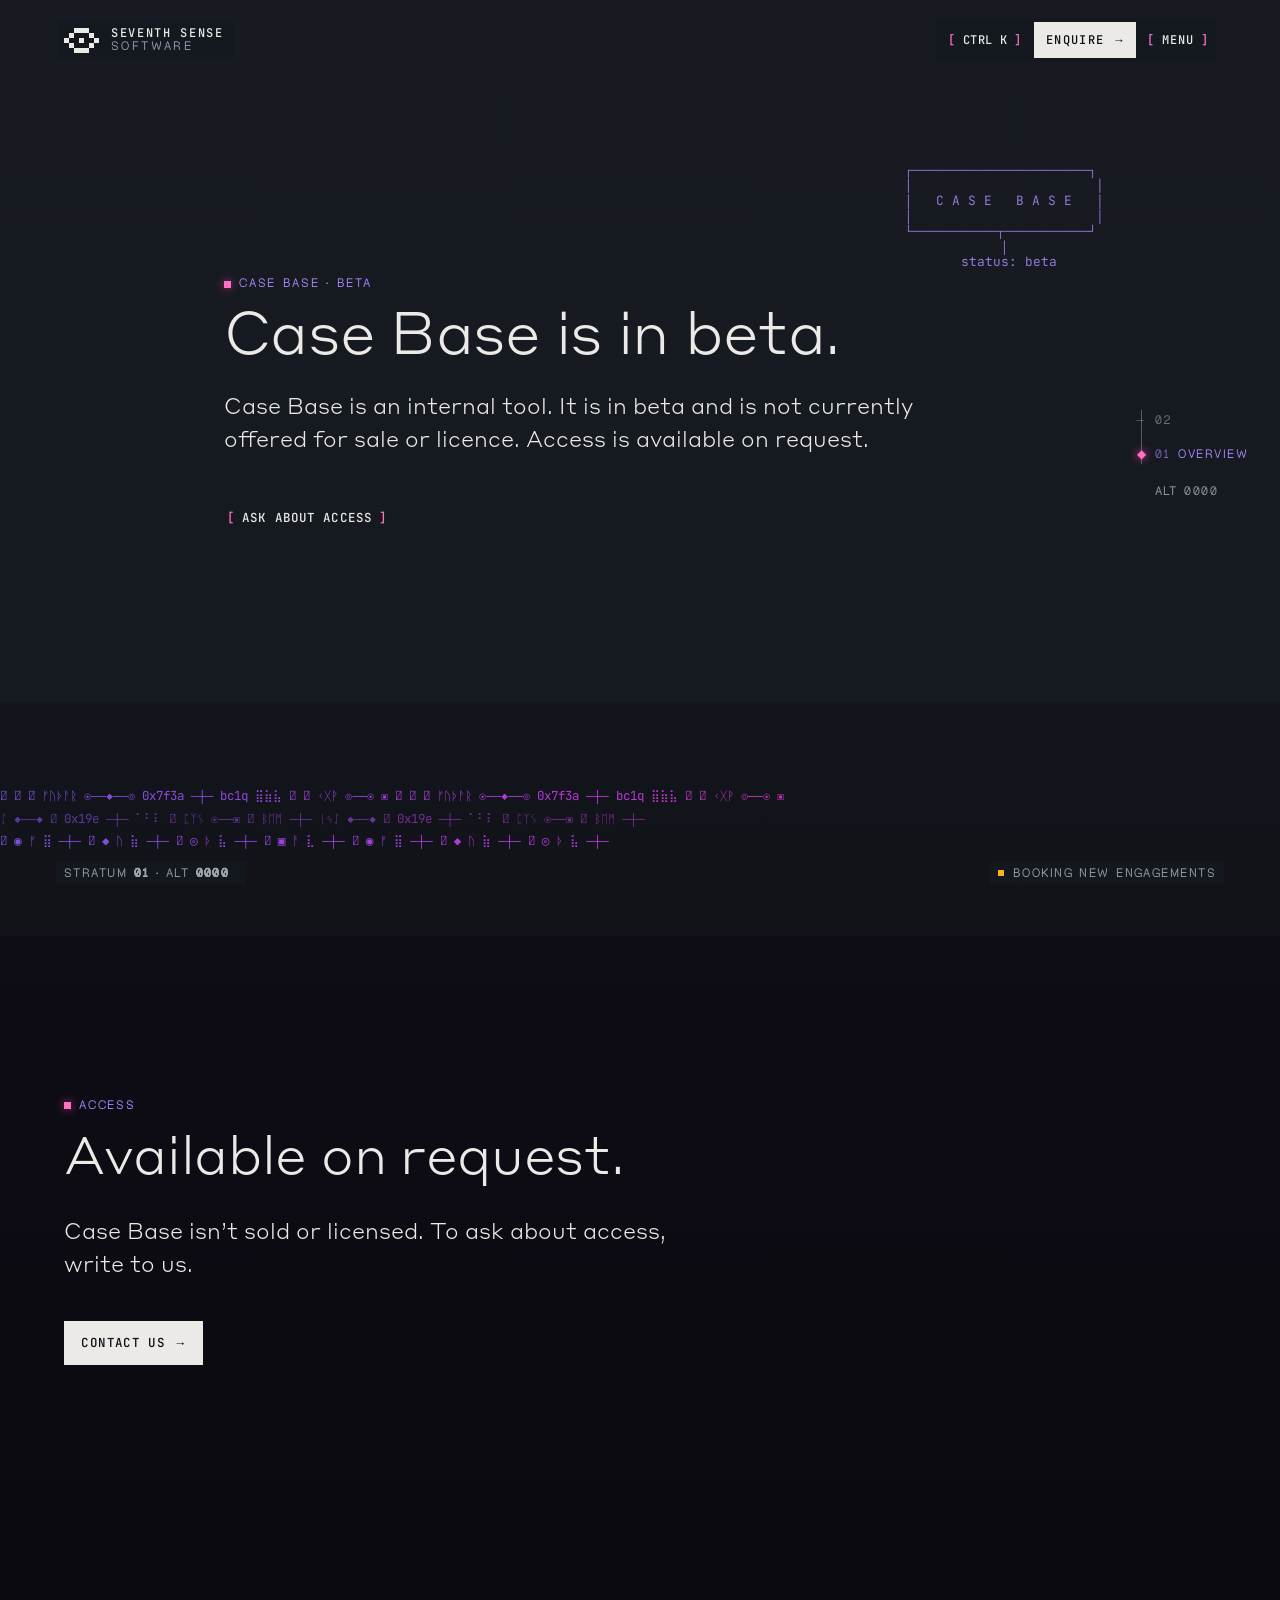
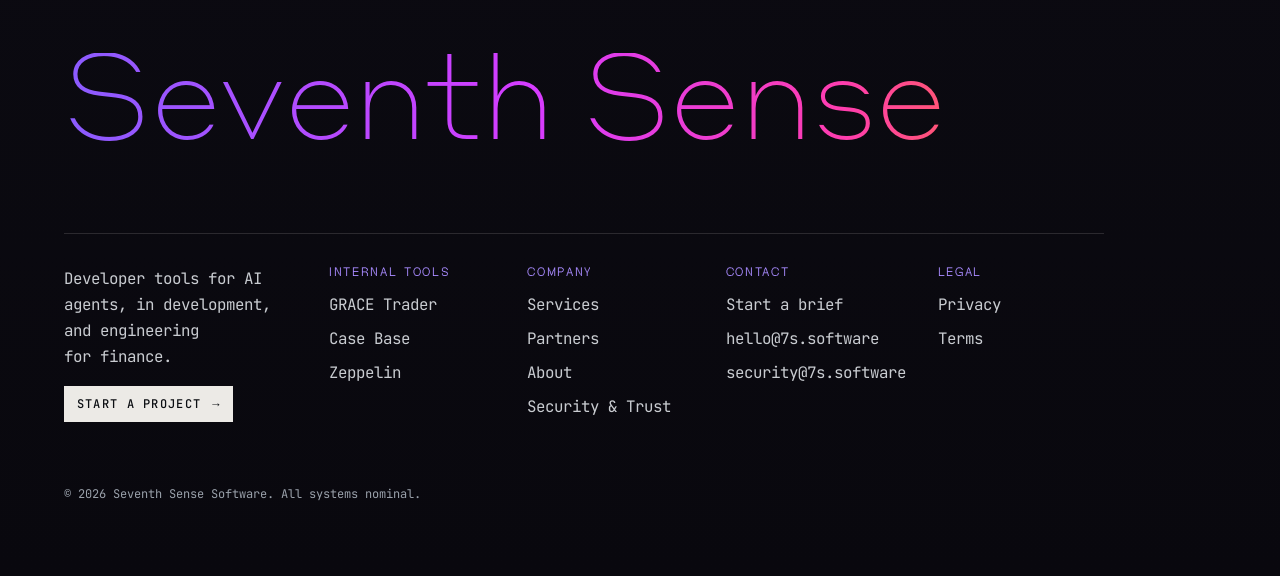
<file: case-base.html>
<!doctype html>
<html lang="en">
<head>
<meta charset="utf-8">
<meta name="viewport" content="width=device-width, initial-scale=1, viewport-fit=cover">
<title>Case Base — in beta, available on request</title>
<meta name="description" content="Case Base is an internal tool from Seventh Sense Software. It is in beta and not offered for sale or licence. Access is available on request.">
<link rel="canonical" href="https://7s.software/case-base">
<meta name="theme-color" content="#171B21">
<link rel="icon" href="/favicon.svg" type="image/svg+xml">
<link rel="apple-touch-icon" href="/apple-touch-icon.png">
<link rel="manifest" href="/site.webmanifest">
<meta property="og:type" content="website">
<meta property="og:site_name" content="Seventh Sense Software">
<meta name="twitter:card" content="summary_large_image">
<link rel="preload" href="/assets/StyreneA-Light-CDtqHJvh.otf" as="font" type="font/otf" crossorigin>
<script>
/* Before first paint, and deliberately not in the module: a returning
   visitor who chose deep space must not see a milk page first, and the
   intro must not flash the page it is about to reveal. If the module
   never runs, .js and .intro come off again so nothing stays hidden. */
(function () {
  var r = document.documentElement
  try { if (localStorage.getItem('ss-theme') === 'dark') r.dataset.theme = 'dark' } catch (e) {}
  r.classList.add('js')
  /* the home page opens with the intro: hold the chrome until the field
     shows it. Never for reduced motion, a deep link, or ?static */
  var home = /^\/(index(\.html)?)?$/.test(location.pathname)
  if (home && !location.hash && !/[?&]static/.test(location.search) &&
      !matchMedia('(prefers-reduced-motion: reduce)').matches) r.classList.add('intro')
  /* arriving through the iris: hold the page until the field opens it */
  try {
    if (sessionStorage.getItem('ss-iris') === '1' && !r.classList.contains('intro')) r.classList.add('iris-in')
    sessionStorage.removeItem('ss-iris')
  } catch (e) {}
  setTimeout(function () { r.classList.remove('iris-in') }, 2500)
  setTimeout(function () { if (!r.dataset.booted) r.classList.remove('js', 'intro', 'iris-in') }, 4000)
  setTimeout(function () { if (r.dataset.intro !== 'on') r.classList.remove('intro') }, 3500)
})()
</script>

<meta property="og:title" content="Case Base — in beta">
<meta property="og:description" content="An internal tool in beta from Seventh Sense Software. Available on request.">
<meta property="og:url" content="https://7s.software/case-base">
<script type="application/ld+json">
{"@context":"https://schema.org","@type":"WebPage","name":"Case Base","description":"An internal tool in beta. Available on request.","url":"https://7s.software/case-base","publisher":{"@type":"Organization","name":"Seventh Sense Software","url":"https://7s.software/"}}
</script>
<meta property="og:image" content="https://7s.software/og/case-base.png">
<meta property="og:image:width" content="1200">
<meta property="og:image:height" content="630">
<meta name="twitter:image" content="https://7s.software/og/case-base.png">
  <script type="module" crossorigin src="/assets/config-BfOEjthh.js"></script>
  <script type="module" crossorigin src="/assets/main-CDw6GqeU.js"></script>
  <link rel="stylesheet" crossorigin href="/assets/main-CPRaG03i.css">
</head>
<body data-page="case-base">

<canvas class="field" aria-hidden="true"></canvas>
<a class="skip" href="#main">Skip to content</a>

<header class="top">
  <a class="brand" href="/" aria-label="Seventh Sense Software, home" data-ss-mask>
    <svg class="brand__mark" viewBox="0 0 7 5" aria-hidden="true" shape-rendering="crispEdges"><path class="brand__lids" fill="currentColor" d="M2 0h3v1H2zM1 1h1v1H1zM5 1h1v1H5zM0 2h1v1H0zM6 2h1v1H6zM1 3h1v1H1zM5 3h1v1H5zM2 4h3v1H2z"/><rect class="brand__pupil" x="3" y="2" width="1" height="1" fill="currentColor"/></svg>
    <span class="brand__name">Seventh Sense<span>Software</span></span>
  </a>
  <div class="top__actions" data-ss-mask>
    <button class="palette-btn btn-bracket" type="button" aria-haspopup="dialog" aria-keyshortcuts="Meta+K Control+K /"><span class="br" aria-hidden="true">[</span><span class="palette-btn__k">⌘K</span><span class="sr-only">Command palette</span><span class="br" aria-hidden="true">]</span></button>
    <a class="btn btn--small" href="/contact" data-ss-attract><span>Enquire</span><span class="btn__arrow" aria-hidden="true">→</span></a>
    <button class="menu-btn btn-bracket" type="button" aria-expanded="false" aria-controls="menu"><span class="br" aria-hidden="true">[</span>Menu<span class="br" aria-hidden="true">]</span></button>
    <a class="menu-fallback btn-bracket" href="#sitemap"><span class="br" aria-hidden="true">[</span>Menu<span class="br" aria-hidden="true">]</span></a>
  </div>
</header>

<nav class="alt" aria-label="Sections on this page" data-ss-mask></nav>

<div class="menu" id="menu" hidden>
  <div class="menu__bar">
    <a class="menu__home" href="/" data-page="home"><span aria-hidden="true">◇</span> Home</a>
    <button class="menu__close btn-bracket" type="button"><span class="br" aria-hidden="true">[</span>Close<span class="br" aria-hidden="true">]</span></button>
  </div>
  <nav class="menu__wheel" aria-label="Site">
    <ol class="menu__nodes">
      <li><a href="/grace" data-page="grace"><span class="menu__dot" aria-hidden="true"></span><span class="menu__n">01</span><span class="menu__t">GRACE Trader</span><span class="menu__d">Internal, in development</span></a></li>
      <li><a href="/case-base" data-page="case-base"><span class="menu__dot" aria-hidden="true"></span><span class="menu__n">02</span><span class="menu__t">Case Base</span><span class="menu__d">In beta, on request</span></a></li>
      <li><a href="/zeppelin" data-page="zeppelin"><span class="menu__dot" aria-hidden="true"></span><span class="menu__n">03</span><span class="menu__t">Zeppelin</span><span class="menu__d">Internal, in development</span></a></li>
      <li><a href="/services" data-page="services"><span class="menu__dot" aria-hidden="true"></span><span class="menu__n">04</span><span class="menu__t">Services</span><span class="menu__d">Prices on request</span></a></li>
      <li><a href="/partners" data-page="partners"><span class="menu__dot" aria-hidden="true"></span><span class="menu__n">05</span><span class="menu__t">Partners</span><span class="menu__d">Build with us</span></a></li>
      <li><a href="/about" data-page="about"><span class="menu__dot" aria-hidden="true"></span><span class="menu__n">06</span><span class="menu__t">About</span><span class="menu__d">Engineered perception</span></a></li>
      <li><a href="/security" data-page="security"><span class="menu__dot" aria-hidden="true"></span><span class="menu__n">07</span><span class="menu__t">Security</span><span class="menu__d">Stated plainly</span></a></li>
    </ol>
    <a class="menu__core" href="/contact" data-page="contact"><pre class="menu__eye" aria-hidden="true">--***--
-*---*-
*--*--*
-*---*-
--***--</pre><span class="menu__t">Start a brief</span><span class="menu__d">The centre of everything</span></a>
  </nav>
  <p class="menu__foot"><a href="mailto:hello@7s.software">hello@7s.software</a><span aria-hidden="true">·</span><span>Press ⌘K for commands</span></p>
</div>

<p class="hud" aria-hidden="true" data-ss-mask><span class="hud__alt">Stratum <b data-hud="stratum">01</b> · Alt <b data-hud="alt">0000</b></span> <span class="hud__msg" data-hud="msg"></span></p>
<p class="status" data-ss-mask><span class="status__dot" aria-hidden="true"></span>Booking new engagements</p>


<main id="main">

  <section id="overview" class="section page-hero" data-ss-state="casebase" data-ss-tone="dark" data-nav="Overview" data-ss-runes="in beta">
    <div class="wrap">
      <p class="eyebrow">Case Base · Beta</p>
      <h1 class="display-hero">Case Base is in&nbsp;beta.</h1>
      <p class="lede">Case Base is an internal tool. It is in beta and is not currently offered for sale or licence. Access is available on&nbsp;request.</p>
      <div class="actions">
        <a class="btn-bracket" href="#request"><span class="br" aria-hidden="true">[</span>Ask about access<span class="br" aria-hidden="true">]</span></a>
      </div>
    </div>
    <pre class="page-hero__emblem" aria-hidden="true">   ┌───────────────────────┐
   │                       │
   │   C A S E   B A S E   │
   │                       │
   └───────────┬───────────┘
               │
          status: beta</pre>
      <div class="page-hero__mark" data-ss-mark aria-hidden="true"></div>
  </section>

  <div class="membrane" data-ss-state="membrane" data-ss-tone="dark" aria-hidden="true" data-ss-runes="beyond the sixth sense"><span>𓂀 𓋹 𓆣 ᚠᚢᚦᚨᚱ ◉──◆──◎ 0x7f3a ─┼─ bc1q ⣿⣷⣧ 𓇳 𓊽 ᚲᚷᚹ ◎──◉ ▣ 𓂀 𓋹 𓆣 ᚠᚢᚦᚨᚱ ◉──◆──◎ 0x7f3a ─┼─ bc1q ⣿⣷⣧ 𓇳 𓊽 ᚲᚷᚹ ◎──◉ ▣</span><span>ᛁᛃᛇ ◆──◆ 𓂋 0x19e ─┼─ ⠁⠃⠇ 𓁿 ᛈᛉᛊ ◉──▣ 𓃠 ᛒᛖᛗ ─┼─ ᛁᛃᛇ ◆──◆ 𓂋 0x19e ─┼─ ⠁⠃⠇ 𓁿 ᛈᛉᛊ ◉──▣ 𓃠 ᛒᛖᛗ ─┼─</span><span>𓂀 ◉ ᚠ ⣿ ─┼─ 𓋹 ◆ ᚢ ⣷ ─┼─ 𓆣 ◎ ᚦ ⣧ ─┼─ 𓇳 ▣ ᚨ ⣇ ─┼─ 𓂀 ◉ ᚠ ⣿ ─┼─ 𓋹 ◆ ᚢ ⣷ ─┼─ 𓆣 ◎ ᚦ ⣧ ─┼─</span></div>

  <section id="request" class="section cta" data-ss-state="ascension" data-ss-tone="dark" data-nav="Access" aria-labelledby="request-h" data-ss-runes="available on request">
    <div class="wrap">
      <p class="eyebrow">Access</p>
      <h2 id="request-h" class="display-xl">Available on&nbsp;request.</h2>
      <p class="lede">Case Base isn’t sold or licensed. To ask about access, write to&nbsp;us.</p>
      <div class="actions">
        <a class="btn" href="/contact" data-ss-attract><span>Contact us</span><span class="btn__arrow" aria-hidden="true">→</span></a>
      </div>
    </div>
  </section>

</main>

<footer class="foot" data-ss-state="void" data-ss-tone="dark" id="sitemap" data-ss-runes="the seventh sense was always here">
  <div class="wrap">
    <p class="wordmark" aria-hidden="true">Seventh Sense</p>
    <nav class="foot__cols" aria-label="Site map">
      <div class="foot__brand">
        <p class="foot__tag">Developer tools for AI agents, in development, and engineering for&nbsp;finance.</p>
        <a class="btn btn--small" href="/contact" data-ss-attract><span>Start a project</span><span class="btn__arrow" aria-hidden="true">→</span></a>
      </div>
      <div>
        <h2 class="foot__h">Internal tools</h2>
        <ul><li><a href="/grace">GRACE Trader</a></li><li><a href="/case-base">Case Base</a></li><li><a href="/zeppelin">Zeppelin</a></li></ul>
      </div>
      <div>
        <h2 class="foot__h">Company</h2>
        <ul><li><a href="/services">Services</a></li><li><a href="/partners">Partners</a></li><li><a href="/about">About</a></li><li><a href="/security">Security &amp; Trust</a></li></ul>
      </div>
      <div>
        <h2 class="foot__h">Contact</h2>
        <ul><li><a href="/contact">Start a brief</a></li><li><a href="mailto:hello@7s.software">hello@7s.software</a></li><li><a href="mailto:security@7s.software">security@7s.software</a></li></ul>
      </div>
      <div>
        <h2 class="foot__h">Legal</h2>
        <ul><li><a href="/privacy">Privacy</a></li><li><a href="/terms">Terms</a></li></ul>
      </div>
    </nav>
    <div class="foot__base">
      <span>© 2026 Seventh Sense Software. All systems nominal.</span>
    </div>
  </div>
</footer>


</body>
</html>
</file>
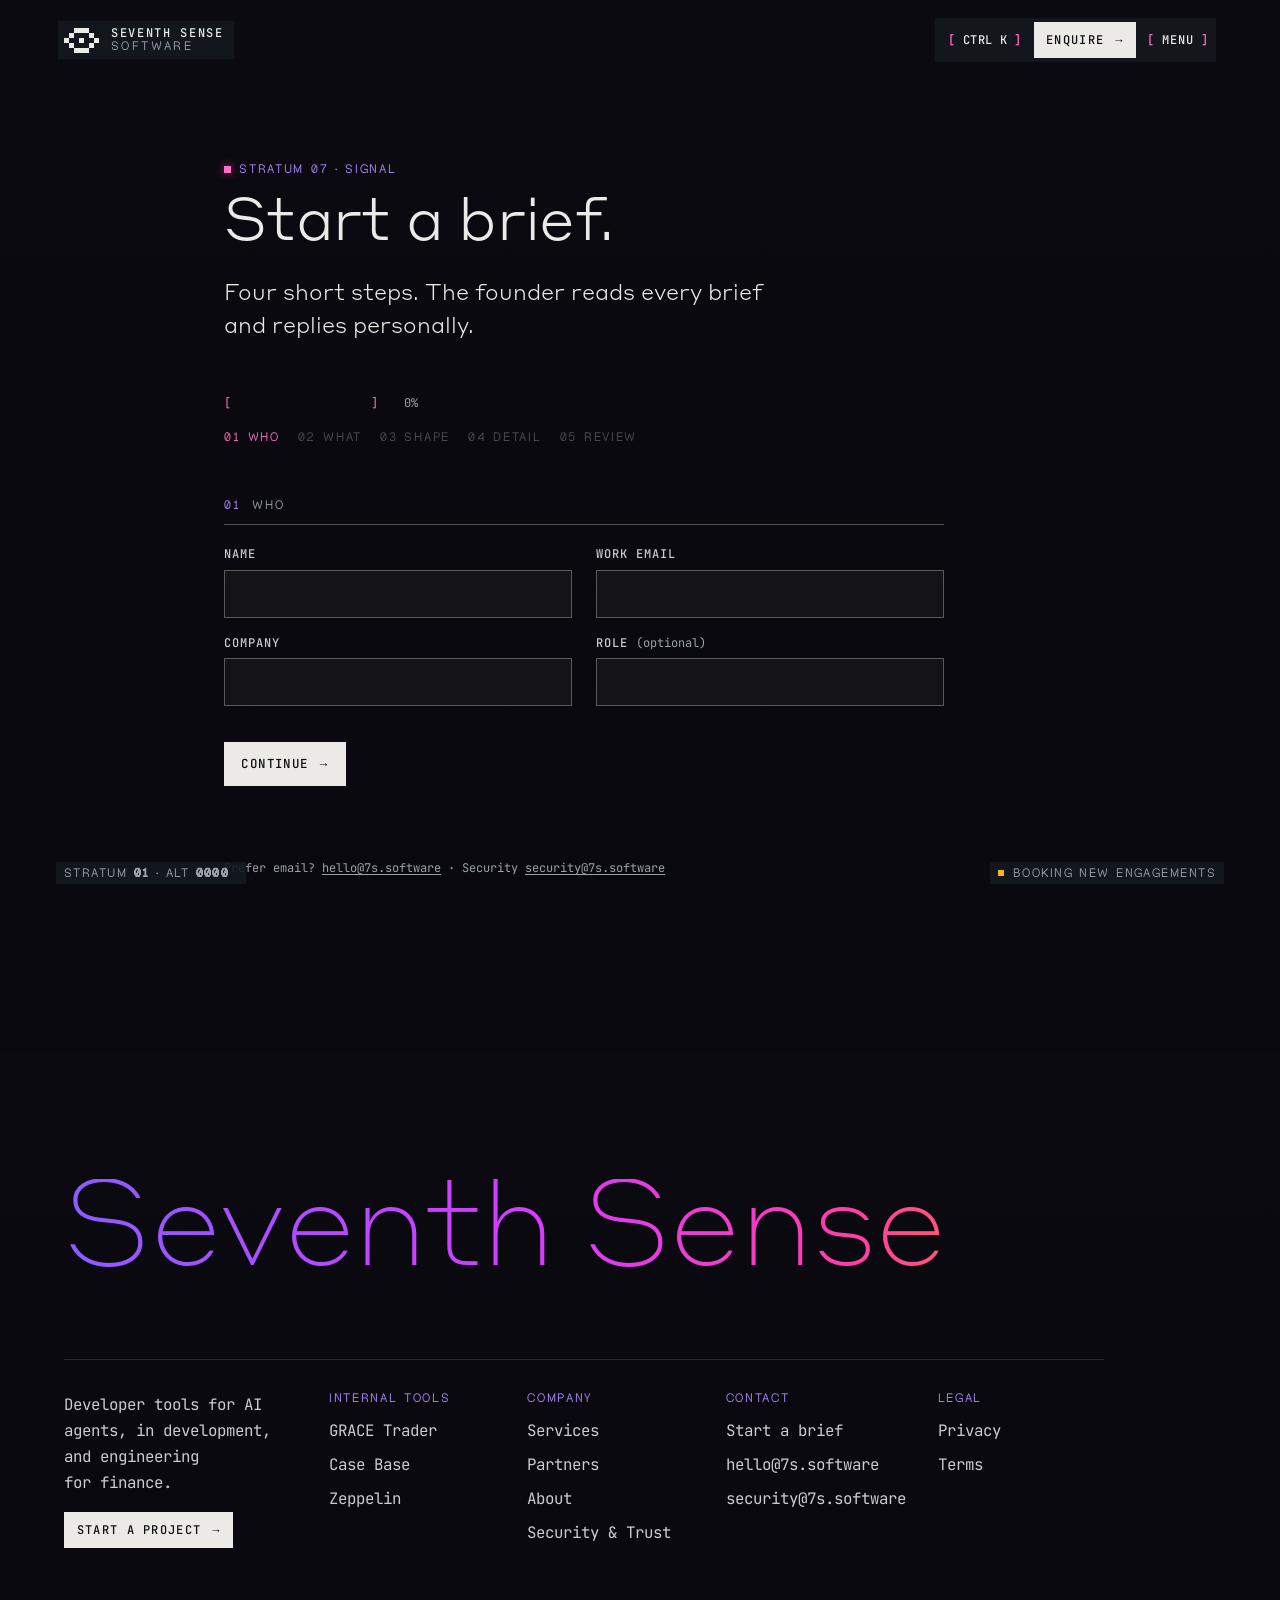
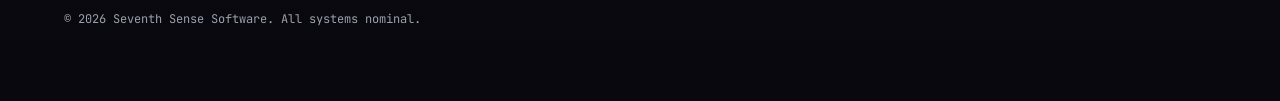
<file: contact.html>
<!doctype html>
<html lang="en">
<head>
<meta charset="utf-8">
<meta name="viewport" content="width=device-width, initial-scale=1, viewport-fit=cover">
<title>Start a brief — Seventh Sense Software</title>
<meta name="description" content="Tell Seventh Sense what you are building or what is breaking. Start a project brief, ask about a partnership or raise a security question.">
<link rel="canonical" href="https://7s.software/contact">
<meta name="theme-color" content="#171B21">
<link rel="icon" href="/favicon.svg" type="image/svg+xml">
<link rel="apple-touch-icon" href="/apple-touch-icon.png">
<link rel="manifest" href="/site.webmanifest">
<meta property="og:type" content="website">
<meta property="og:site_name" content="Seventh Sense Software">
<meta name="twitter:card" content="summary_large_image">
<link rel="preload" href="/assets/StyreneA-Light-CDtqHJvh.otf" as="font" type="font/otf" crossorigin>
<script>
/* Before first paint, and deliberately not in the module: a returning
   visitor who chose deep space must not see a milk page first, and the
   intro must not flash the page it is about to reveal. If the module
   never runs, .js and .intro come off again so nothing stays hidden. */
(function () {
  var r = document.documentElement
  try { if (localStorage.getItem('ss-theme') === 'dark') r.dataset.theme = 'dark' } catch (e) {}
  r.classList.add('js')
  /* the home page opens with the intro: hold the chrome until the field
     shows it. Never for reduced motion, a deep link, or ?static */
  var home = /^\/(index(\.html)?)?$/.test(location.pathname)
  if (home && !location.hash && !/[?&]static/.test(location.search) &&
      !matchMedia('(prefers-reduced-motion: reduce)').matches) r.classList.add('intro')
  /* arriving through the iris: hold the page until the field opens it */
  try {
    if (sessionStorage.getItem('ss-iris') === '1' && !r.classList.contains('intro')) r.classList.add('iris-in')
    sessionStorage.removeItem('ss-iris')
  } catch (e) {}
  setTimeout(function () { r.classList.remove('iris-in') }, 2500)
  setTimeout(function () { if (!r.dataset.booted) r.classList.remove('js', 'intro', 'iris-in') }, 4000)
  setTimeout(function () { if (r.dataset.intro !== 'on') r.classList.remove('intro') }, 3500)
})()
</script>

<meta property="og:title" content="Start a brief — Seventh Sense Software">
<meta property="og:description" content="Start a project brief with Seventh Sense Software, or get in touch about a partnership or a security question.">
<meta property="og:url" content="https://7s.software/contact">
<meta property="og:image" content="https://7s.software/og/contact.png">
<meta property="og:image:width" content="1200">
<meta property="og:image:height" content="630">
<meta name="twitter:image" content="https://7s.software/og/contact.png">
  <script type="module" crossorigin src="/assets/config-BfOEjthh.js"></script>
  <script type="module" crossorigin src="/assets/main-CDw6GqeU.js"></script>
  <link rel="stylesheet" crossorigin href="/assets/main-CPRaG03i.css">
</head>
<body data-page="contact">

<canvas class="field" aria-hidden="true"></canvas>
<a class="skip" href="#main">Skip to content</a>

<header class="top">
  <a class="brand" href="/" aria-label="Seventh Sense Software, home" data-ss-mask>
    <svg class="brand__mark" viewBox="0 0 7 5" aria-hidden="true" shape-rendering="crispEdges"><path class="brand__lids" fill="currentColor" d="M2 0h3v1H2zM1 1h1v1H1zM5 1h1v1H5zM0 2h1v1H0zM6 2h1v1H6zM1 3h1v1H1zM5 3h1v1H5zM2 4h3v1H2z"/><rect class="brand__pupil" x="3" y="2" width="1" height="1" fill="currentColor"/></svg>
    <span class="brand__name">Seventh Sense<span>Software</span></span>
  </a>
  <div class="top__actions" data-ss-mask>
    <button class="palette-btn btn-bracket" type="button" aria-haspopup="dialog" aria-keyshortcuts="Meta+K Control+K /"><span class="br" aria-hidden="true">[</span><span class="palette-btn__k">⌘K</span><span class="sr-only">Command palette</span><span class="br" aria-hidden="true">]</span></button>
    <a class="btn btn--small" href="/contact" data-ss-attract><span>Enquire</span><span class="btn__arrow" aria-hidden="true">→</span></a>
    <button class="menu-btn btn-bracket" type="button" aria-expanded="false" aria-controls="menu"><span class="br" aria-hidden="true">[</span>Menu<span class="br" aria-hidden="true">]</span></button>
    <a class="menu-fallback btn-bracket" href="#sitemap"><span class="br" aria-hidden="true">[</span>Menu<span class="br" aria-hidden="true">]</span></a>
  </div>
</header>

<nav class="alt" aria-label="Sections on this page" data-ss-mask></nav>

<div class="menu" id="menu" hidden>
  <div class="menu__bar">
    <a class="menu__home" href="/" data-page="home"><span aria-hidden="true">◇</span> Home</a>
    <button class="menu__close btn-bracket" type="button"><span class="br" aria-hidden="true">[</span>Close<span class="br" aria-hidden="true">]</span></button>
  </div>
  <nav class="menu__wheel" aria-label="Site">
    <ol class="menu__nodes">
      <li><a href="/grace" data-page="grace"><span class="menu__dot" aria-hidden="true"></span><span class="menu__n">01</span><span class="menu__t">GRACE Trader</span><span class="menu__d">Internal, in development</span></a></li>
      <li><a href="/case-base" data-page="case-base"><span class="menu__dot" aria-hidden="true"></span><span class="menu__n">02</span><span class="menu__t">Case Base</span><span class="menu__d">In beta, on request</span></a></li>
      <li><a href="/zeppelin" data-page="zeppelin"><span class="menu__dot" aria-hidden="true"></span><span class="menu__n">03</span><span class="menu__t">Zeppelin</span><span class="menu__d">Internal, in development</span></a></li>
      <li><a href="/services" data-page="services"><span class="menu__dot" aria-hidden="true"></span><span class="menu__n">04</span><span class="menu__t">Services</span><span class="menu__d">Prices on request</span></a></li>
      <li><a href="/partners" data-page="partners"><span class="menu__dot" aria-hidden="true"></span><span class="menu__n">05</span><span class="menu__t">Partners</span><span class="menu__d">Build with us</span></a></li>
      <li><a href="/about" data-page="about"><span class="menu__dot" aria-hidden="true"></span><span class="menu__n">06</span><span class="menu__t">About</span><span class="menu__d">Engineered perception</span></a></li>
      <li><a href="/security" data-page="security"><span class="menu__dot" aria-hidden="true"></span><span class="menu__n">07</span><span class="menu__t">Security</span><span class="menu__d">Stated plainly</span></a></li>
    </ol>
    <a class="menu__core" href="/contact" data-page="contact"><pre class="menu__eye" aria-hidden="true">--***--
-*---*-
*--*--*
-*---*-
--***--</pre><span class="menu__t">Start a brief</span><span class="menu__d">The centre of everything</span></a>
  </nav>
  <p class="menu__foot"><a href="mailto:hello@7s.software">hello@7s.software</a><span aria-hidden="true">·</span><span>Press ⌘K for commands</span></p>
</div>

<p class="hud" aria-hidden="true" data-ss-mask><span class="hud__alt">Stratum <b data-hud="stratum">01</b> · Alt <b data-hud="alt">0000</b></span> <span class="hud__msg" data-hud="msg"></span></p>
<p class="status" data-ss-mask><span class="status__dot" aria-hidden="true"></span>Booking new engagements</p>


<main id="main">

  <section id="brief" class="section page-hero page-hero--top" data-ss-state="void" data-ss-tone="dark" data-nav="Brief" data-ss-runes="send the signal">
    <div class="wrap">
      <p class="eyebrow">Stratum 07 · Signal</p>
      <h1 class="display-hero">Start a&nbsp;brief.</h1>
      <p class="lede">Four short steps. The founder reads every brief and replies&nbsp;personally.</p>

      <figure class="page-hero__eye" data-ss-mark="eye" aria-hidden="true"></figure>
      <form class="brief" method="post" action="mailto:hello@7s.software" enctype="text/plain" novalidate data-ss-guard>
        <fieldset data-step="who">
          <legend>01 <span>Who</span></legend>
          <div class="fields">
            <div class="field-row"><label for="f-name">Name</label><input id="f-name" name="name" type="text" autocomplete="name" required></div>
            <div class="field-row"><label for="f-email">Work email</label><input id="f-email" name="email" type="email" autocomplete="email" required></div>
            <div class="field-row"><label for="f-company">Company</label><input id="f-company" name="company" type="text" autocomplete="organization"></div>
            <div class="field-row"><label for="f-role">Role <span class="opt">(optional)</span></label><input id="f-role" name="role" type="text" autocomplete="organization-title"></div>
          </div>
        </fieldset>

        <fieldset data-step="what">
          <legend>02 <span>What</span></legend>
          <div class="field-row">
            <span class="label" id="intent-l">What can we help with?</span>
            <div class="options" role="radiogroup" aria-labelledby="intent-l">
              <label class="option"><input type="radio" name="intent" value="project" required><span>Start a project</span></label>
              <label class="option"><input type="radio" name="intent" value="partnership"><span>Partnership</span></label>
              <label class="option"><input type="radio" name="intent" value="security"><span>Security</span></label>
              <label class="option"><input type="radio" name="intent" value="other"><span>Something else</span></label>
            </div>
          </div>
          <div class="field-row gap-top--sm" data-when="intent=project">
            <span class="label" id="vert-l">Which areas? <span class="opt">(optional)</span></span>
            <div class="options" role="group" aria-labelledby="vert-l">
              <label class="option"><input type="checkbox" name="verticals" value="trading"><span>Trading &amp; execution</span></label>
              <label class="option"><input type="checkbox" name="verticals" value="data-quant"><span>Market data &amp; quant</span></label>
              <label class="option"><input type="checkbox" name="verticals" value="exchange"><span>Fintech software</span></label>
              <label class="option"><input type="checkbox" name="verticals" value="digital-assets"><span>Digital assets</span></label>
              <label class="option"><input type="checkbox" name="verticals" value="ai"><span>AI agents &amp; LLM systems</span></label>
              <label class="option"><input type="checkbox" name="verticals" value="compliance"><span>Compliance &amp; reporting</span></label>
              <label class="option"><input type="checkbox" name="verticals" value="tax"><span>Tax &amp; accounting</span></label>
              <label class="option"><input type="checkbox" name="verticals" value="design"><span>Product design &amp; frontend</span></label>
            </div>
          </div>
        </fieldset>

        <fieldset data-step="shape">
          <legend>03 <span>Shape</span></legend>
          <div class="fields">
            <div class="field-row">
              <label for="f-timeline">Timeline</label>
              <select id="f-timeline" name="timeline">
                <option value="">Choose…</option>
                <option>As soon as possible</option>
                <option>Within a quarter</option>
                <option>This year</option>
                <option>Exploring</option>
              </select>
            </div>
            <div class="field-row" data-when="intent=project,partnership">
              <label for="f-budget">Budget band <span class="opt">(optional, helps us scope)</span></label>
              <select id="f-budget" name="budget">
                <option value="">Prefer to discuss</option>
                <option>Under $100k</option>
                <option>$100k–$250k</option>
                <option>$250k–$1M</option>
                <option>$1M+</option>
              </select>
            </div>
            <div class="field-row full"><label class="check"><input type="checkbox" name="nda" value="yes"> Send me your NDA before we talk.</label></div>
          </div>
        </fieldset>

        <fieldset data-step="detail">
          <legend>04 <span>Detail</span></legend>
          <div class="fields">
            <div class="field-row full"><label for="f-detail">What are you building, or what’s breaking?</label><textarea id="f-detail" name="detail" required minlength="12" placeholder="A few sentences is plenty. What it does, what it touches, what is at stake."></textarea></div>
            <div class="field-row full"><label for="f-links">Links <span class="opt">(optional)</span></label><input id="f-links" name="links" type="url" placeholder="https://"></div>
          </div>
          <div class="hp" aria-hidden="true"><label for="f-website">Website</label><input id="f-website" name="website" type="text" tabindex="-1" autocomplete="off"></div>
        </fieldset>

        <button class="btn" type="submit" data-ss-attract><span>Send brief</span><span class="btn__arrow" aria-hidden="true">→</span></button>
        <p class="brief__status" role="status" aria-live="polite"></p>
      </form>

      <p class="fine contact-alt">Prefer email? <a href="mailto:hello@7s.software">hello@7s.software</a> · Security <a href="mailto:security@7s.software">security@7s.software</a></p>
    </div>
  </section>

</main>

<footer class="foot" data-ss-state="void" data-ss-tone="dark" id="sitemap" data-ss-runes="the seventh sense was always here">
  <div class="wrap">
    <p class="wordmark" aria-hidden="true">Seventh Sense</p>
    <nav class="foot__cols" aria-label="Site map">
      <div class="foot__brand">
        <p class="foot__tag">Developer tools for AI agents, in development, and engineering for&nbsp;finance.</p>
        <a class="btn btn--small" href="/contact" data-ss-attract><span>Start a project</span><span class="btn__arrow" aria-hidden="true">→</span></a>
      </div>
      <div>
        <h2 class="foot__h">Internal tools</h2>
        <ul><li><a href="/grace">GRACE Trader</a></li><li><a href="/case-base">Case Base</a></li><li><a href="/zeppelin">Zeppelin</a></li></ul>
      </div>
      <div>
        <h2 class="foot__h">Company</h2>
        <ul><li><a href="/services">Services</a></li><li><a href="/partners">Partners</a></li><li><a href="/about">About</a></li><li><a href="/security">Security &amp; Trust</a></li></ul>
      </div>
      <div>
        <h2 class="foot__h">Contact</h2>
        <ul><li><a href="/contact">Start a brief</a></li><li><a href="mailto:hello@7s.software">hello@7s.software</a></li><li><a href="mailto:security@7s.software">security@7s.software</a></li></ul>
      </div>
      <div>
        <h2 class="foot__h">Legal</h2>
        <ul><li><a href="/privacy">Privacy</a></li><li><a href="/terms">Terms</a></li></ul>
      </div>
    </nav>
    <div class="foot__base">
      <span>© 2026 Seventh Sense Software. All systems nominal.</span>
    </div>
  </div>
</footer>


</body>
</html>
</file>
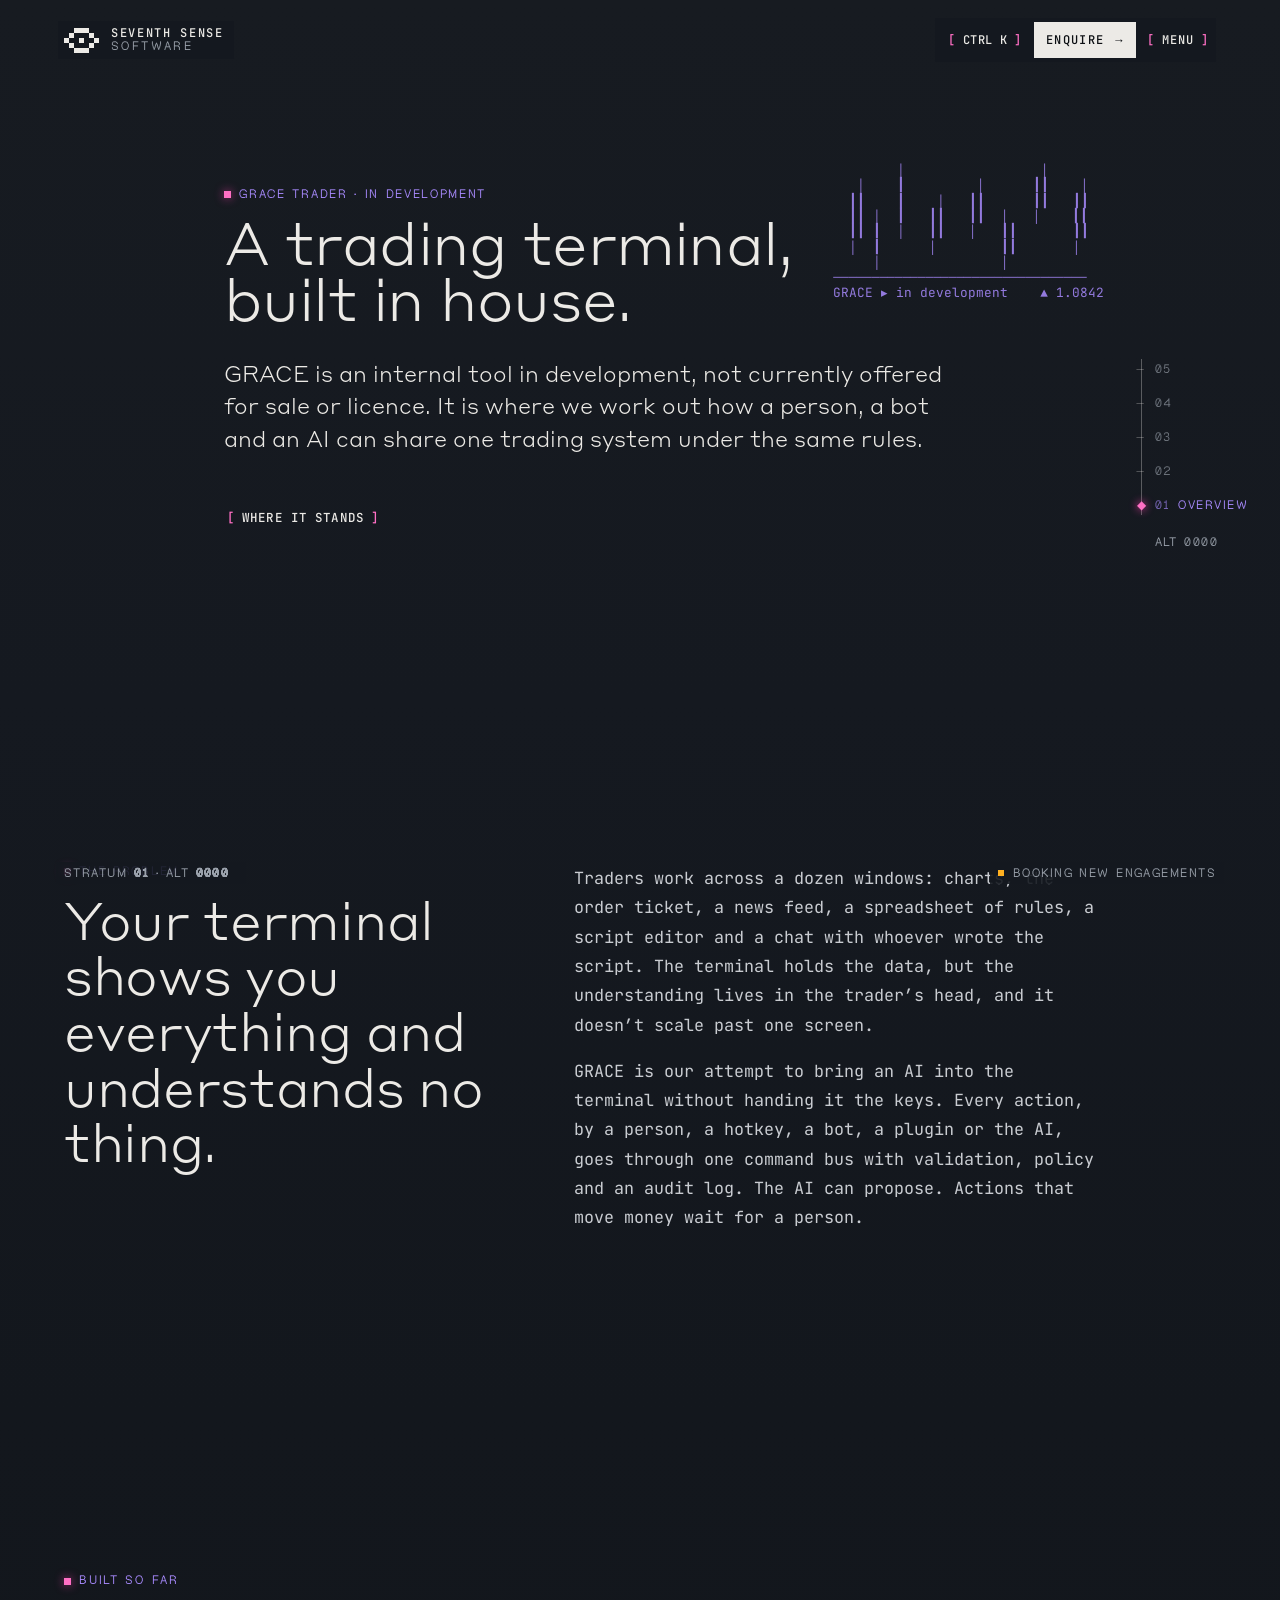
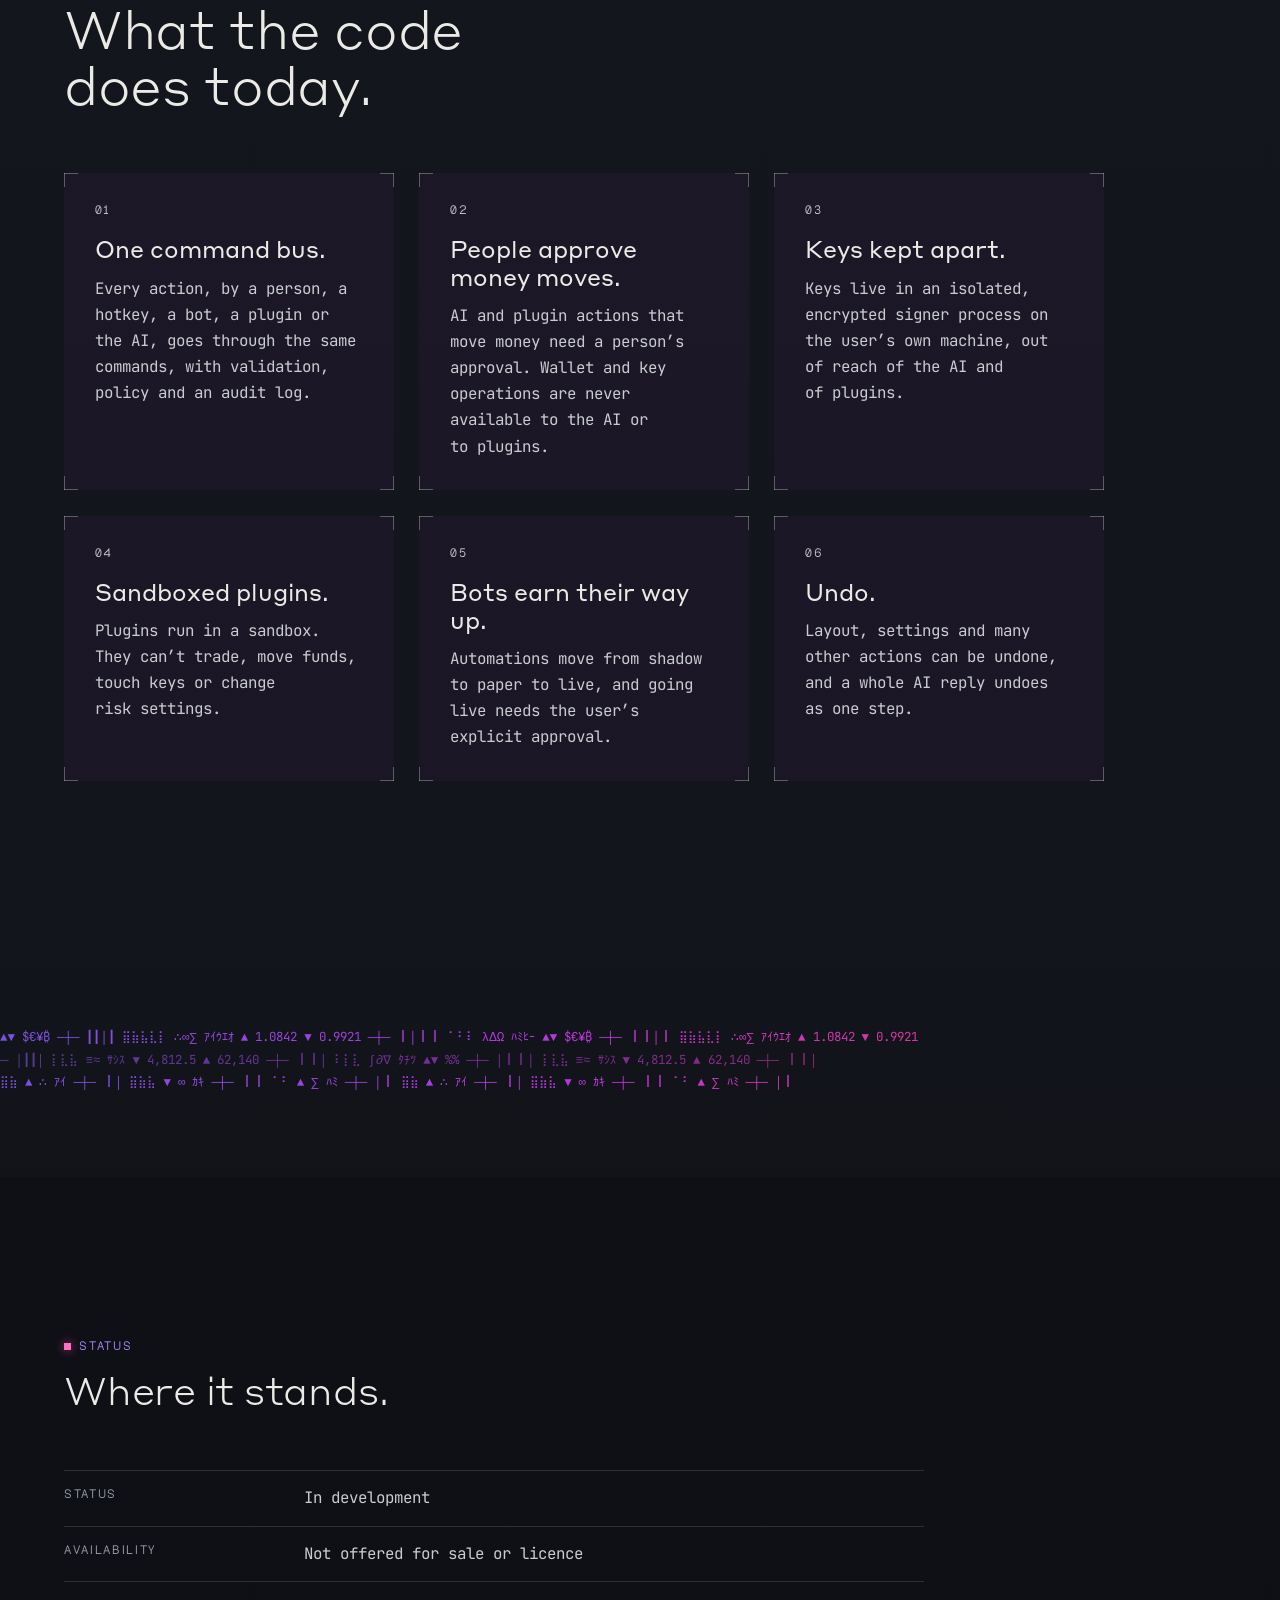
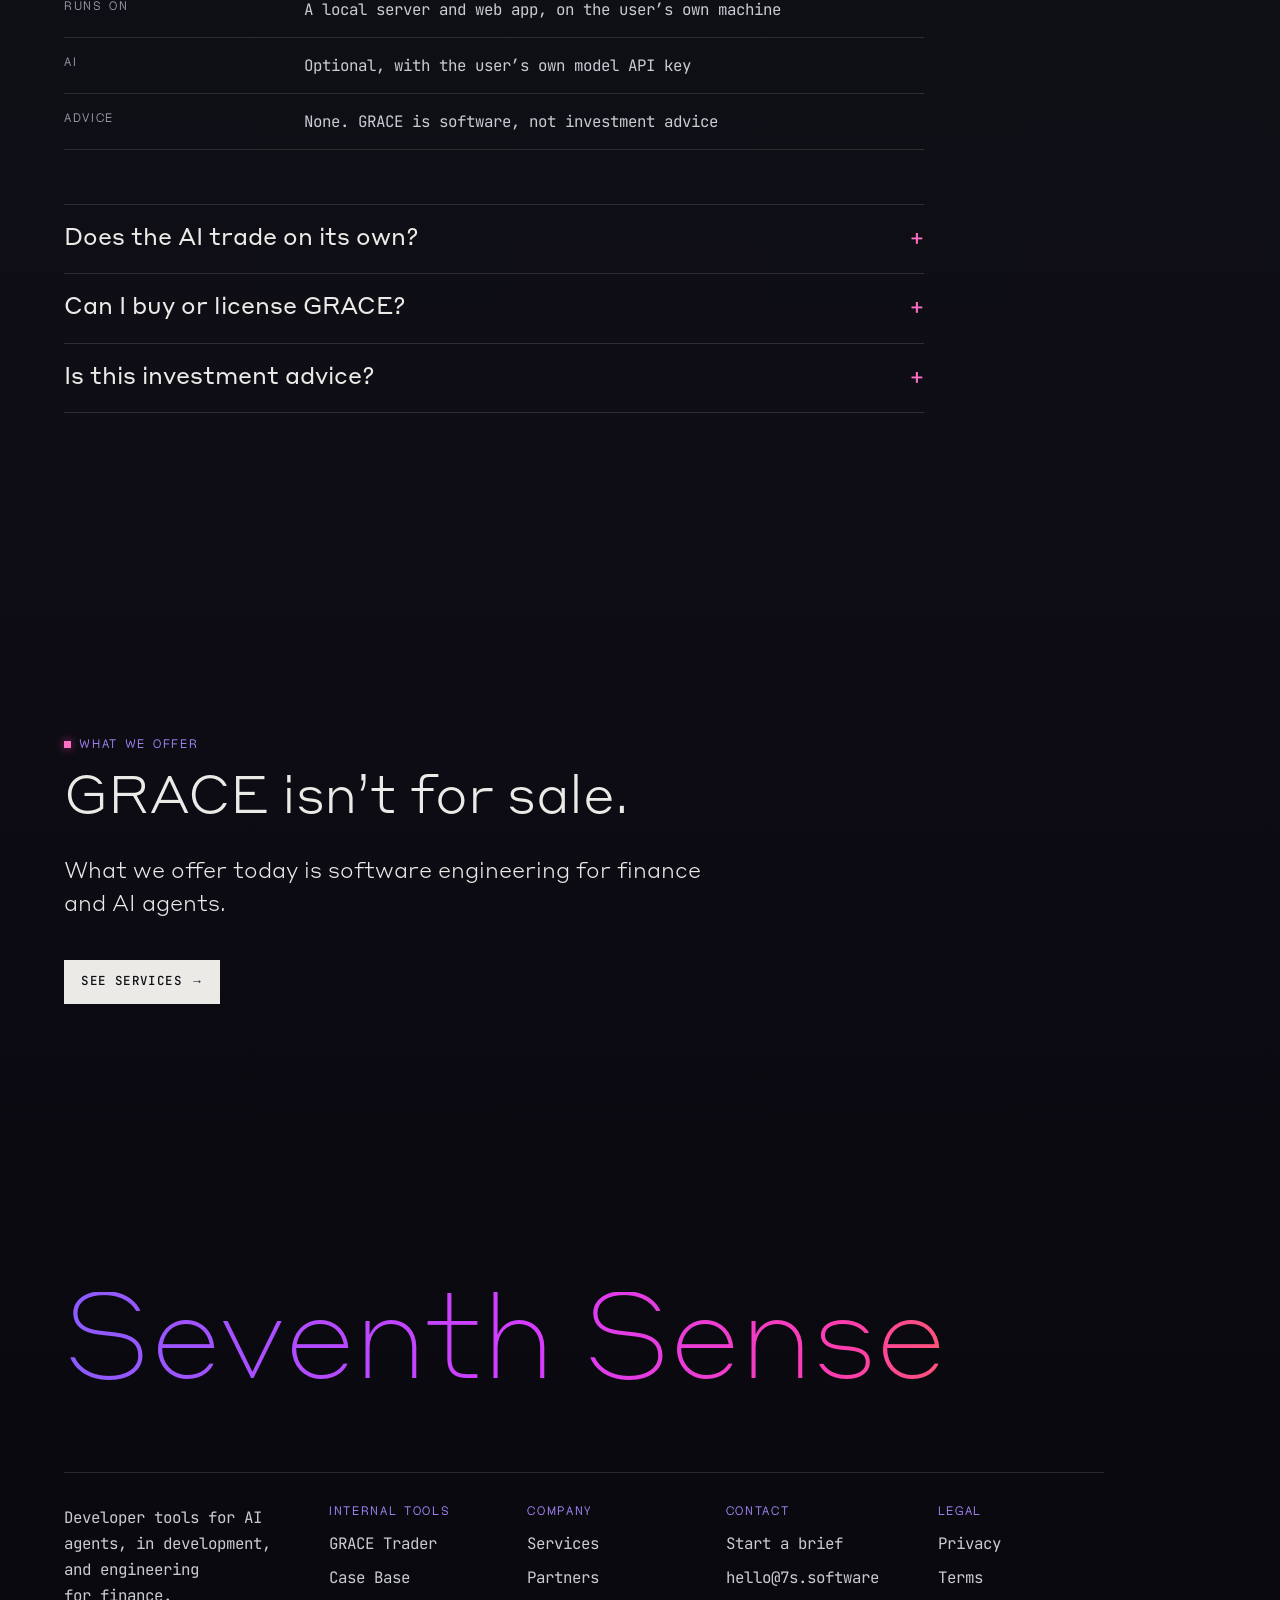
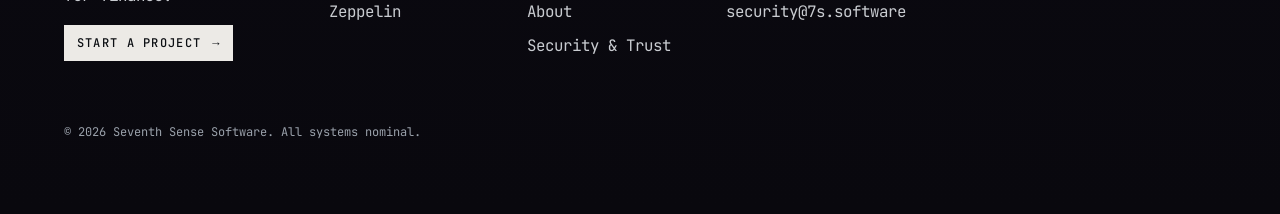
<file: grace.html>
<!doctype html>
<html lang="en">
<head>
<meta charset="utf-8">
<meta name="viewport" content="width=device-width, initial-scale=1, viewport-fit=cover">
<title>GRACE Trader — internal tool in development</title>
<meta name="description" content="GRACE Trader is a trading terminal Seventh Sense is building in house. It is an internal tool in development, not currently offered for sale or licence.">
<link rel="canonical" href="https://7s.software/grace">
<meta name="theme-color" content="#171B21">
<link rel="icon" href="/favicon.svg" type="image/svg+xml">
<link rel="apple-touch-icon" href="/apple-touch-icon.png">
<link rel="manifest" href="/site.webmanifest">
<meta property="og:type" content="website">
<meta property="og:site_name" content="Seventh Sense Software">
<meta name="twitter:card" content="summary_large_image">
<link rel="preload" href="/assets/StyreneA-Light-CDtqHJvh.otf" as="font" type="font/otf" crossorigin>
<script>
/* Before first paint, and deliberately not in the module: a returning
   visitor who chose deep space must not see a milk page first, and the
   intro must not flash the page it is about to reveal. If the module
   never runs, .js and .intro come off again so nothing stays hidden. */
(function () {
  var r = document.documentElement
  try { if (localStorage.getItem('ss-theme') === 'dark') r.dataset.theme = 'dark' } catch (e) {}
  r.classList.add('js')
  /* the home page opens with the intro: hold the chrome until the field
     shows it. Never for reduced motion, a deep link, or ?static */
  var home = /^\/(index(\.html)?)?$/.test(location.pathname)
  if (home && !location.hash && !/[?&]static/.test(location.search) &&
      !matchMedia('(prefers-reduced-motion: reduce)').matches) r.classList.add('intro')
  /* arriving through the iris: hold the page until the field opens it */
  try {
    if (sessionStorage.getItem('ss-iris') === '1' && !r.classList.contains('intro')) r.classList.add('iris-in')
    sessionStorage.removeItem('ss-iris')
  } catch (e) {}
  setTimeout(function () { r.classList.remove('iris-in') }, 2500)
  setTimeout(function () { if (!r.dataset.booted) r.classList.remove('js', 'intro', 'iris-in') }, 4000)
  setTimeout(function () { if (r.dataset.intro !== 'on') r.classList.remove('intro') }, 3500)
})()
</script>

<meta property="og:title" content="GRACE Trader — in development at Seventh Sense">
<meta property="og:description" content="An internal trading terminal in development at Seventh Sense Software. Not currently offered for sale or licence.">
<meta property="og:url" content="https://7s.software/grace">
<script type="application/ld+json">
{"@context":"https://schema.org","@type":"WebPage","name":"GRACE Trader","description":"An internal trading terminal in development. Not currently offered for sale or licence.","url":"https://7s.software/grace","publisher":{"@type":"Organization","name":"Seventh Sense Software","url":"https://7s.software/"}}
</script>
<meta property="og:image" content="https://7s.software/og/grace.png">
<meta property="og:image:width" content="1200">
<meta property="og:image:height" content="630">
<meta name="twitter:image" content="https://7s.software/og/grace.png">
  <script type="module" crossorigin src="/assets/config-BfOEjthh.js"></script>
  <script type="module" crossorigin src="/assets/main-CDw6GqeU.js"></script>
  <link rel="stylesheet" crossorigin href="/assets/main-CPRaG03i.css">
</head>
<body data-page="grace">

<canvas class="field" aria-hidden="true"></canvas>
<a class="skip" href="#main">Skip to content</a>

<header class="top">
  <a class="brand" href="/" aria-label="Seventh Sense Software, home" data-ss-mask>
    <svg class="brand__mark" viewBox="0 0 7 5" aria-hidden="true" shape-rendering="crispEdges"><path class="brand__lids" fill="currentColor" d="M2 0h3v1H2zM1 1h1v1H1zM5 1h1v1H5zM0 2h1v1H0zM6 2h1v1H6zM1 3h1v1H1zM5 3h1v1H5zM2 4h3v1H2z"/><rect class="brand__pupil" x="3" y="2" width="1" height="1" fill="currentColor"/></svg>
    <span class="brand__name">Seventh Sense<span>Software</span></span>
  </a>
  <div class="top__actions" data-ss-mask>
    <button class="palette-btn btn-bracket" type="button" aria-haspopup="dialog" aria-keyshortcuts="Meta+K Control+K /"><span class="br" aria-hidden="true">[</span><span class="palette-btn__k">⌘K</span><span class="sr-only">Command palette</span><span class="br" aria-hidden="true">]</span></button>
    <a class="btn btn--small" href="/contact" data-ss-attract><span>Enquire</span><span class="btn__arrow" aria-hidden="true">→</span></a>
    <button class="menu-btn btn-bracket" type="button" aria-expanded="false" aria-controls="menu"><span class="br" aria-hidden="true">[</span>Menu<span class="br" aria-hidden="true">]</span></button>
    <a class="menu-fallback btn-bracket" href="#sitemap"><span class="br" aria-hidden="true">[</span>Menu<span class="br" aria-hidden="true">]</span></a>
  </div>
</header>

<nav class="alt" aria-label="Sections on this page" data-ss-mask></nav>

<div class="menu" id="menu" hidden>
  <div class="menu__bar">
    <a class="menu__home" href="/" data-page="home"><span aria-hidden="true">◇</span> Home</a>
    <button class="menu__close btn-bracket" type="button"><span class="br" aria-hidden="true">[</span>Close<span class="br" aria-hidden="true">]</span></button>
  </div>
  <nav class="menu__wheel" aria-label="Site">
    <ol class="menu__nodes">
      <li><a href="/grace" data-page="grace"><span class="menu__dot" aria-hidden="true"></span><span class="menu__n">01</span><span class="menu__t">GRACE Trader</span><span class="menu__d">Internal, in development</span></a></li>
      <li><a href="/case-base" data-page="case-base"><span class="menu__dot" aria-hidden="true"></span><span class="menu__n">02</span><span class="menu__t">Case Base</span><span class="menu__d">In beta, on request</span></a></li>
      <li><a href="/zeppelin" data-page="zeppelin"><span class="menu__dot" aria-hidden="true"></span><span class="menu__n">03</span><span class="menu__t">Zeppelin</span><span class="menu__d">Internal, in development</span></a></li>
      <li><a href="/services" data-page="services"><span class="menu__dot" aria-hidden="true"></span><span class="menu__n">04</span><span class="menu__t">Services</span><span class="menu__d">Prices on request</span></a></li>
      <li><a href="/partners" data-page="partners"><span class="menu__dot" aria-hidden="true"></span><span class="menu__n">05</span><span class="menu__t">Partners</span><span class="menu__d">Build with us</span></a></li>
      <li><a href="/about" data-page="about"><span class="menu__dot" aria-hidden="true"></span><span class="menu__n">06</span><span class="menu__t">About</span><span class="menu__d">Engineered perception</span></a></li>
      <li><a href="/security" data-page="security"><span class="menu__dot" aria-hidden="true"></span><span class="menu__n">07</span><span class="menu__t">Security</span><span class="menu__d">Stated plainly</span></a></li>
    </ol>
    <a class="menu__core" href="/contact" data-page="contact"><pre class="menu__eye" aria-hidden="true">--***--
-*---*-
*--*--*
-*---*-
--***--</pre><span class="menu__t">Start a brief</span><span class="menu__d">The centre of everything</span></a>
  </nav>
  <p class="menu__foot"><a href="mailto:hello@7s.software">hello@7s.software</a><span aria-hidden="true">·</span><span>Press ⌘K for commands</span></p>
</div>

<p class="hud" aria-hidden="true" data-ss-mask><span class="hud__alt">Stratum <b data-hud="stratum">01</b> · Alt <b data-hud="alt">0000</b></span> <span class="hud__msg" data-hud="msg"></span></p>
<p class="status" data-ss-mask><span class="status__dot" aria-hidden="true"></span>Booking new engagements</p>


<main id="main">

  <section id="overview" class="section page-hero" data-ss-state="grace" data-ss-tone="dark" data-nav="Overview" data-ss-runes="one set of rules">
    <div class="wrap">
      <p class="eyebrow">GRACE Trader · In development</p>
      <h1 class="display-hero">A trading terminal, built in&nbsp;house.</h1>
      <p class="lede">GRACE is an internal tool in development, not currently offered for sale or licence. It is where we work out how a person, a bot and an AI can share one trading system under the same&nbsp;rules.</p>
      <div class="actions">
        <a class="btn-bracket" href="#specs"><span class="br" aria-hidden="true">[</span>Where it stands<span class="br" aria-hidden="true">]</span></a>
      </div>
    </div>
    <pre class="page-hero__emblem" aria-hidden="true">          │                 │
     │    ┃         │      ┃┃    │
    ┃┃    ┃    │   ┃┃      ┃┃   ┃┃
    ┃┃ │  ┃   ┃┃   ┃┃  │   │    ┃┃
    ┃┃ ┃  │   ┃┃   │   ┃┃       ┃┃
    │  ┃      │        ┃┃       │
       │               │
  ─────────────────────────────────
  GRACE ▸ in development    ▲ 1.0842</pre>
      <div class="page-hero__mark" data-ss-mark aria-hidden="true"></div>
  </section>

  <section id="problem" class="section" data-ss-state="signal" data-ss-tone="dark" data-nav="Problem" aria-labelledby="problem-h" data-ss-runes="understanding lives in the head">
    <div class="wrap split">
      <div>
        <p class="eyebrow">The problem</p>
        <h2 id="problem-h" class="display-xl">Your terminal shows you everything and understands&nbsp;nothing.</h2>
      </div>
      <div class="longform">
        <p>Traders work across a dozen windows: charts, the order ticket, a news feed, a spreadsheet of rules, a script editor and a chat with whoever wrote the script. The terminal holds the data, but the understanding lives in the trader’s head, and it doesn’t scale past one&nbsp;screen.</p>
        <p>GRACE is our attempt to bring an AI into the terminal without handing it the keys. Every action, by a person, a hotkey, a bot, a plugin or the AI, goes through one command bus with validation, policy and an audit log. The AI can propose. Actions that move money wait for a&nbsp;person.</p>
      </div>
    </div>
  </section>

  <section id="features" class="section" data-ss-state="lattice" data-ss-tone="dark" data-nav="Built so far" aria-labelledby="features-h" data-ss-runes="every action has a record">
    <div class="wrap">
      <p class="eyebrow">Built so far</p>
      <h2 id="features-h" class="display-xl">What the code does&nbsp;today.</h2>
      <div class="grid grid--3">
        <article class="card" data-ss-frame><p class="card__label">01</p><h3>One command bus.</h3><p>Every action, by a person, a hotkey, a bot, a plugin or the AI, goes through the same commands, with validation, policy and an audit&nbsp;log.</p></article>
        <article class="card" data-ss-frame><p class="card__label">02</p><h3>People approve money moves.</h3><p>AI and plugin actions that move money need a person’s approval. Wallet and key operations are never available to the AI or to&nbsp;plugins.</p></article>
        <article class="card" data-ss-frame><p class="card__label">03</p><h3>Keys kept apart.</h3><p>Keys live in an isolated, encrypted signer process on the user’s own machine, out of reach of the AI and of&nbsp;plugins.</p></article>
        <article class="card" data-ss-frame><p class="card__label">04</p><h3>Sandboxed plugins.</h3><p>Plugins run in a sandbox. They can’t trade, move funds, touch keys or change risk&nbsp;settings.</p></article>
        <article class="card" data-ss-frame><p class="card__label">05</p><h3>Bots earn their way up.</h3><p>Automations move from shadow to paper to live, and going live needs the user’s explicit&nbsp;approval.</p></article>
        <article class="card" data-ss-frame><p class="card__label">06</p><h3>Undo.</h3><p>Layout, settings and many other actions can be undone, and a whole AI reply undoes as one&nbsp;step.</p></article>
      </div>
    </div>
  </section>

  <div class="membrane" data-ss-state="membrane" data-ss-tone="dark" aria-hidden="true" data-ss-runes="beyond the sixth sense"><span>▲▼ $€¥₿ ─┼─ ┃┃│┃ ⣿⣷⣧⣇⡇ ∴∞∑ ｱｲｳｴｵ ▲ 1.0842 ▼ 0.9921 ─┼─ ┃│┃┃ ⠁⠃⠇ λΔΩ ﾊﾐﾋｰ ▲▼ $€¥₿ ─┼─ ┃┃│┃ ⣿⣷⣧⣇⡇ ∴∞∑ ｱｲｳｴｵ ▲ 1.0842 ▼ 0.9921</span><span>─┼─ │┃┃│ ⡇⣇⣧ ≡≈ ｻｼｽ ▼ 4,812.5 ▲ 62,140 ─┼─ ┃┃│ ⠇⡇⣇ ∫∂∇ ﾀﾁﾂ ▲▼ %% ─┼─ │┃┃│ ⡇⣇⣧ ≡≈ ｻｼｽ ▼ 4,812.5 ▲ 62,140 ─┼─ ┃┃│</span><span>⣿⣷ ▲ ∴ ｱｲ ─┼─ ┃│ ⣿⣷⣧ ▼ ∞ ｶｷ ─┼─ ┃┃ ⠁⠃ ▲ ∑ ﾊﾐ ─┼─ │┃ ⣿⣷ ▲ ∴ ｱｲ ─┼─ ┃│ ⣿⣷⣧ ▼ ∞ ｶｷ ─┼─ ┃┃ ⠁⠃ ▲ ∑ ﾊﾐ ─┼─ │┃</span></div>

  <section id="specs" class="section" data-ss-state="orbit" data-ss-tone="dark" data-nav="Status" aria-labelledby="specs-h" data-ss-runes="not for sale">
    <div class="wrap">
      <p class="eyebrow">Status</p>
      <h2 id="specs-h" class="display-l">Where it stands.</h2>
      <dl class="specs">
        <div><dt>Status</dt><dd>In development</dd></div>
        <div><dt>Availability</dt><dd>Not offered for sale or licence</dd></div>
        <div><dt>Runs on</dt><dd>A local server and web app, on the user’s own machine</dd></div>
        <div><dt>AI</dt><dd>Optional, with the user’s own model API key</dd></div>
        <div><dt>Advice</dt><dd>None. GRACE is software, not investment advice</dd></div>
      </dl>
      <div class="faq">
        <details><summary>Does the AI trade on its own?</summary><p>No. The AI can propose and prepare, but actions that move money need a person’s approval, and an automation goes live only when the user explicitly approves it. Every action, whoever takes it, goes through the same audit&nbsp;log.</p></details>
        <details><summary>Can I buy or license GRACE?</summary><p>Not today. GRACE is an internal tool in development and is not offered for sale or licence. If that changes, this page will say so first, with the terms and a proper risk notice beside&nbsp;them.</p></details>
        <details><summary>Is this investment advice?</summary><p>No. Nothing on this page is financial or investment advice, and nothing here describes results, returns or performance. Trading carries real risk, including losses larger than the money you put&nbsp;in.</p></details>
      </div>
    </div>
  </section>

  <section id="next" class="section cta" data-ss-state="ascension" data-ss-tone="dark" data-nav="What we offer" aria-labelledby="next-h" data-ss-runes="see what we offer">
    <div class="wrap">
      <p class="eyebrow">What we offer</p>
      <h2 id="next-h" class="display-xl">GRACE isn’t for&nbsp;sale.</h2>
      <p class="lede">What we offer today is software engineering for finance and AI&nbsp;agents.</p>
      <div class="actions">
        <a class="btn" href="/services" data-ss-attract><span>See services</span><span class="btn__arrow" aria-hidden="true">→</span></a>
      </div>
    </div>
  </section>

</main>

<footer class="foot" data-ss-state="void" data-ss-tone="dark" id="sitemap" data-ss-runes="the seventh sense was always here">
  <div class="wrap">
    <p class="wordmark" aria-hidden="true">Seventh Sense</p>
    <nav class="foot__cols" aria-label="Site map">
      <div class="foot__brand">
        <p class="foot__tag">Developer tools for AI agents, in development, and engineering for&nbsp;finance.</p>
        <a class="btn btn--small" href="/contact" data-ss-attract><span>Start a project</span><span class="btn__arrow" aria-hidden="true">→</span></a>
      </div>
      <div>
        <h2 class="foot__h">Internal tools</h2>
        <ul><li><a href="/grace">GRACE Trader</a></li><li><a href="/case-base">Case Base</a></li><li><a href="/zeppelin">Zeppelin</a></li></ul>
      </div>
      <div>
        <h2 class="foot__h">Company</h2>
        <ul><li><a href="/services">Services</a></li><li><a href="/partners">Partners</a></li><li><a href="/about">About</a></li><li><a href="/security">Security &amp; Trust</a></li></ul>
      </div>
      <div>
        <h2 class="foot__h">Contact</h2>
        <ul><li><a href="/contact">Start a brief</a></li><li><a href="mailto:hello@7s.software">hello@7s.software</a></li><li><a href="mailto:security@7s.software">security@7s.software</a></li></ul>
      </div>
      <div>
        <h2 class="foot__h">Legal</h2>
        <ul><li><a href="/privacy">Privacy</a></li><li><a href="/terms">Terms</a></li></ul>
      </div>
    </nav>
    <div class="foot__base">
      <span>© 2026 Seventh Sense Software. All systems nominal.</span>
    </div>
  </div>
</footer>


</body>
</html>
</file>
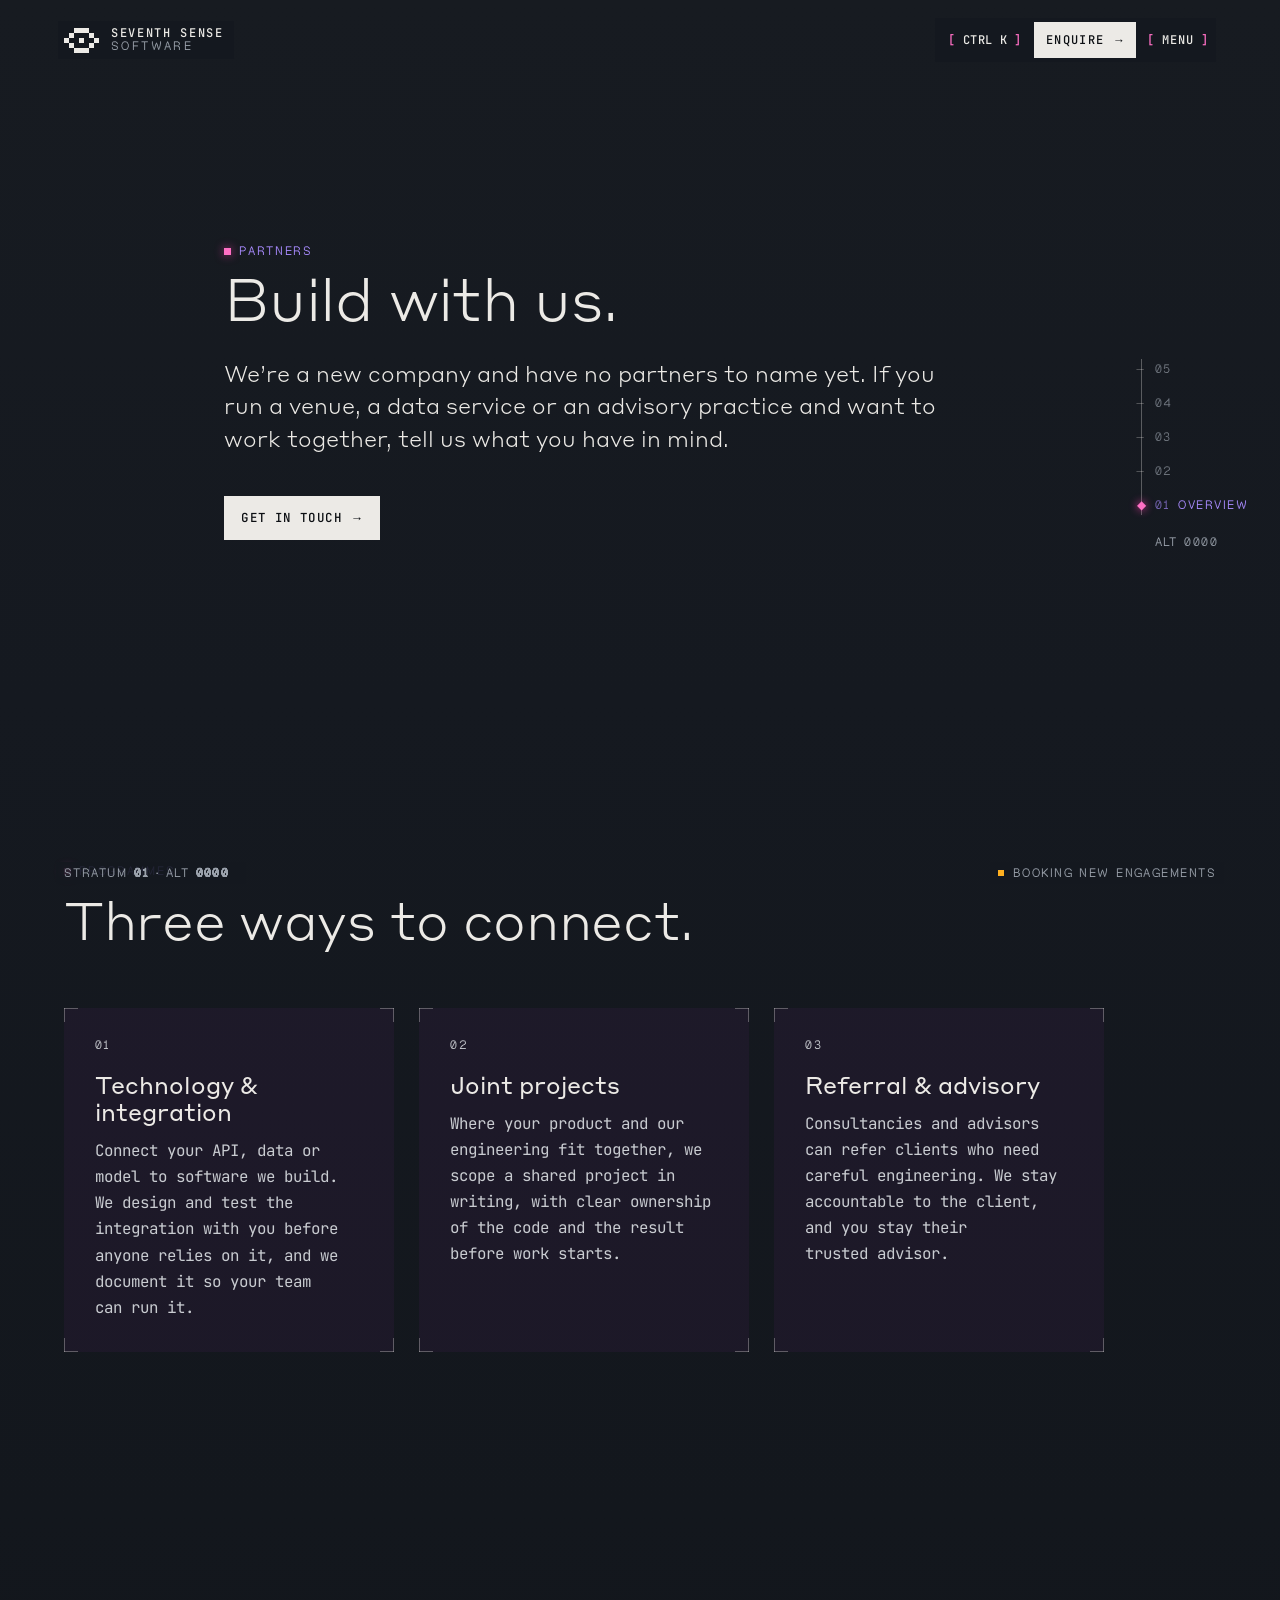
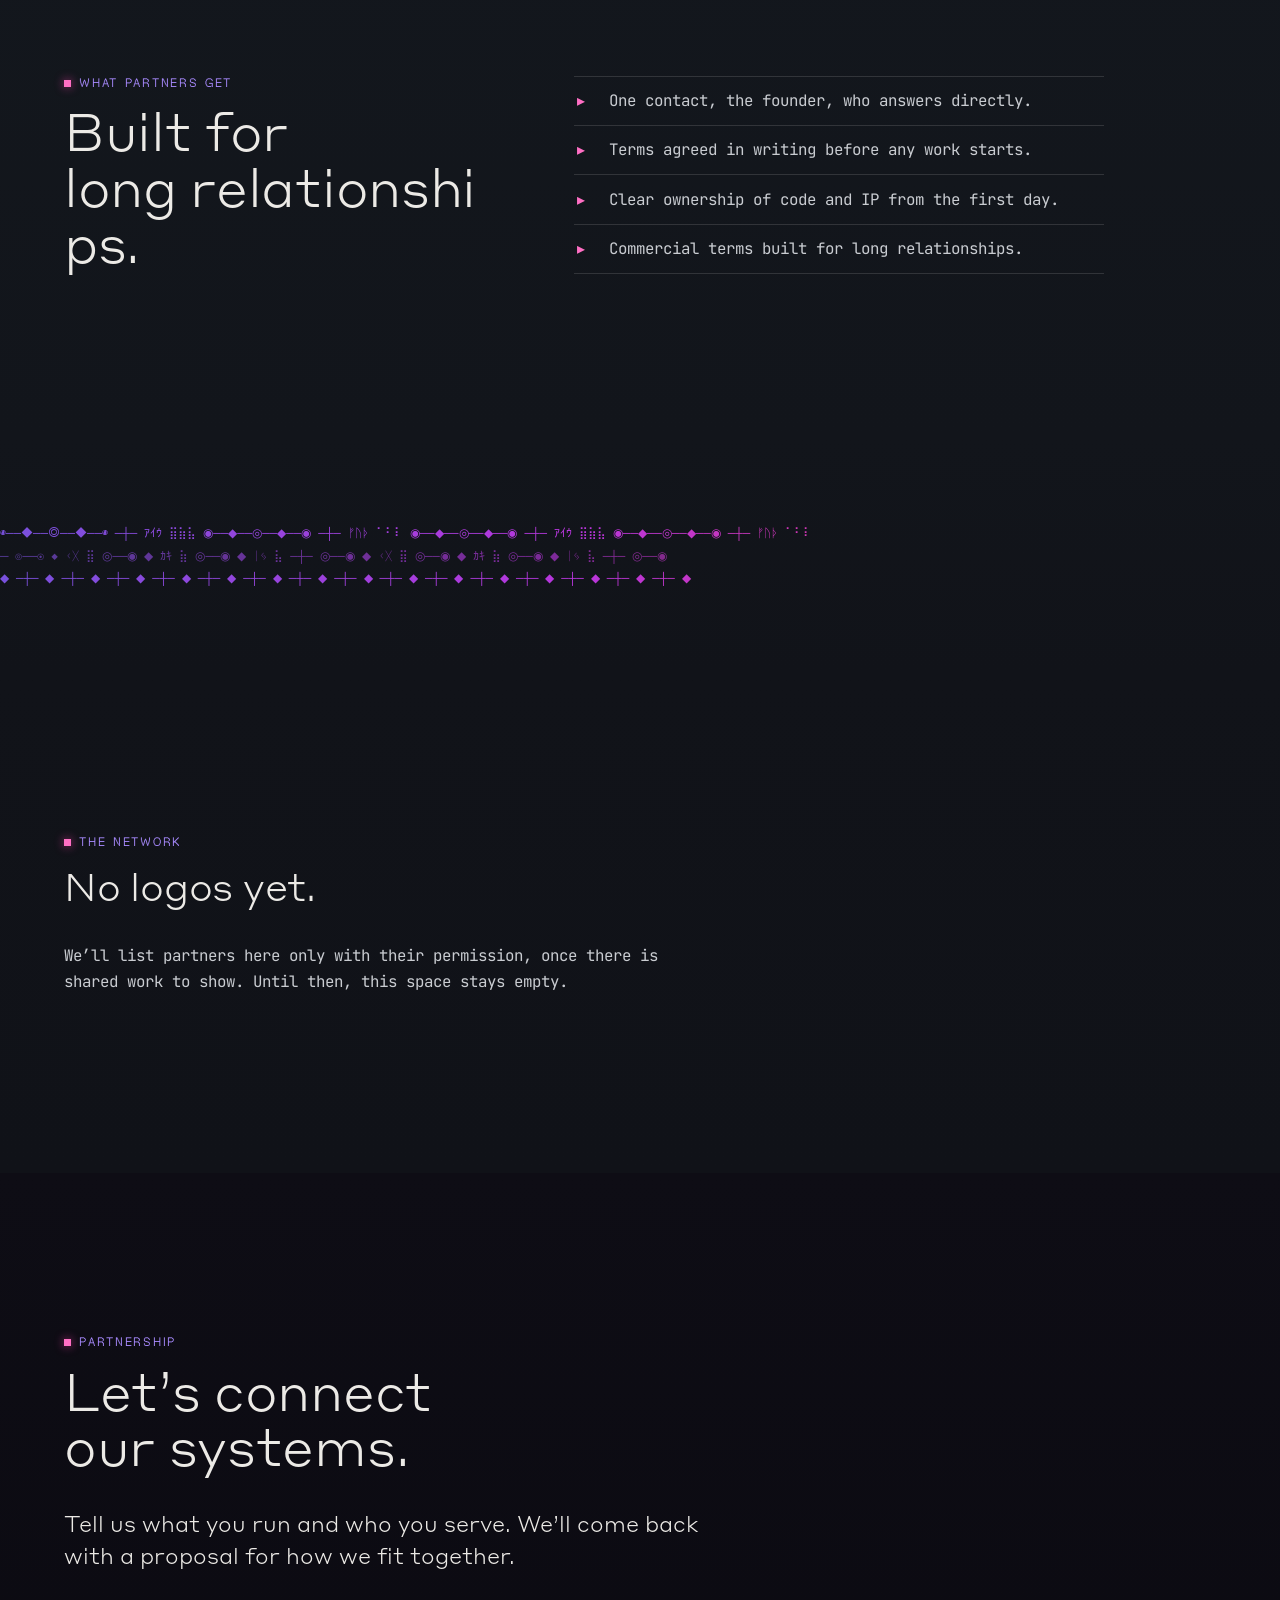
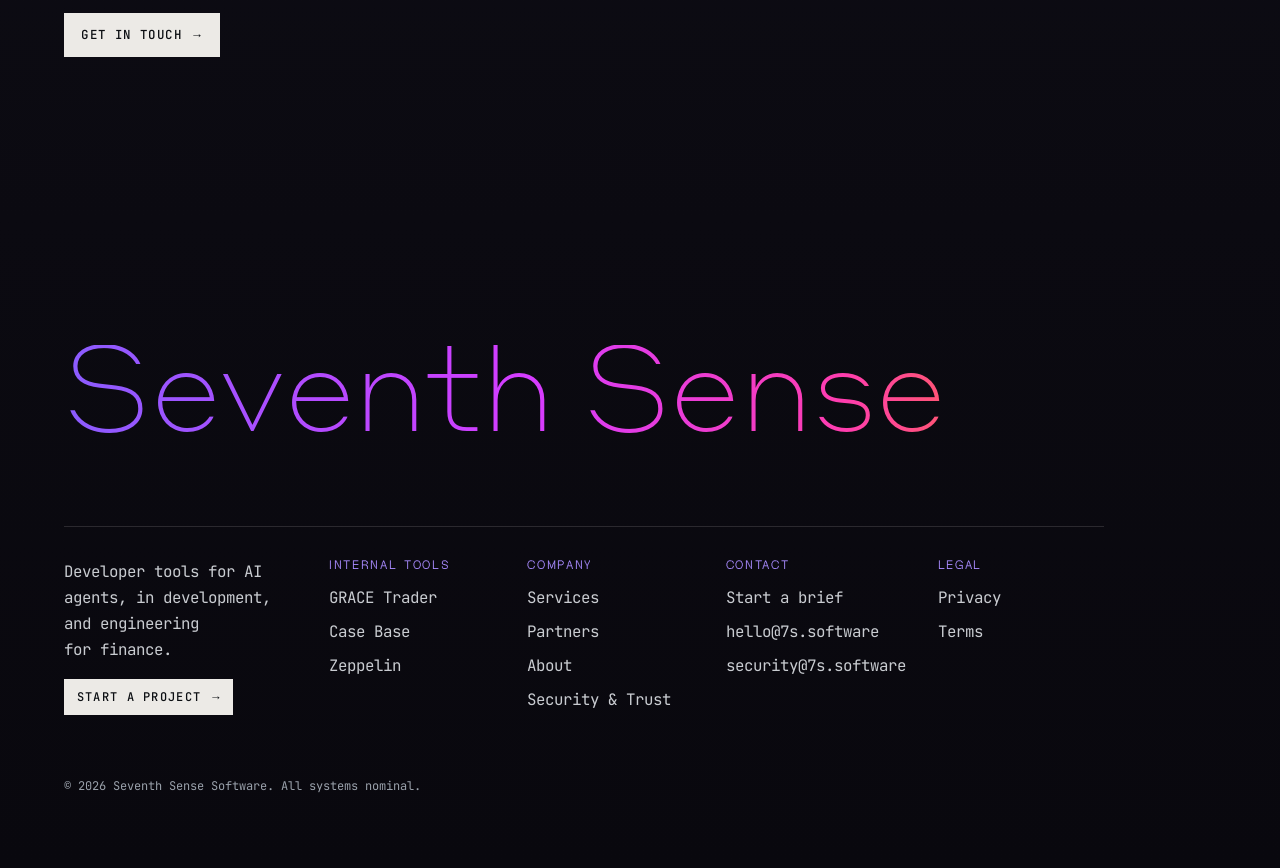
<file: partners.html>
<!doctype html>
<html lang="en">
<head>
<meta charset="utf-8">
<meta name="viewport" content="width=device-width, initial-scale=1, viewport-fit=cover">
<title>Partners — Seventh Sense Software</title>
<meta name="description" content="Partner with Seventh Sense Software on integrations, joint projects or client referrals. We are a new company, with no partners to name yet.">
<link rel="canonical" href="https://7s.software/partners">
<meta name="theme-color" content="#171B21">
<link rel="icon" href="/favicon.svg" type="image/svg+xml">
<link rel="apple-touch-icon" href="/apple-touch-icon.png">
<link rel="manifest" href="/site.webmanifest">
<meta property="og:type" content="website">
<meta property="og:site_name" content="Seventh Sense Software">
<meta name="twitter:card" content="summary_large_image">
<link rel="preload" href="/assets/StyreneA-Light-CDtqHJvh.otf" as="font" type="font/otf" crossorigin>
<script>
/* Before first paint, and deliberately not in the module: a returning
   visitor who chose deep space must not see a milk page first, and the
   intro must not flash the page it is about to reveal. If the module
   never runs, .js and .intro come off again so nothing stays hidden. */
(function () {
  var r = document.documentElement
  try { if (localStorage.getItem('ss-theme') === 'dark') r.dataset.theme = 'dark' } catch (e) {}
  r.classList.add('js')
  /* the home page opens with the intro: hold the chrome until the field
     shows it. Never for reduced motion, a deep link, or ?static */
  var home = /^\/(index(\.html)?)?$/.test(location.pathname)
  if (home && !location.hash && !/[?&]static/.test(location.search) &&
      !matchMedia('(prefers-reduced-motion: reduce)').matches) r.classList.add('intro')
  /* arriving through the iris: hold the page until the field opens it */
  try {
    if (sessionStorage.getItem('ss-iris') === '1' && !r.classList.contains('intro')) r.classList.add('iris-in')
    sessionStorage.removeItem('ss-iris')
  } catch (e) {}
  setTimeout(function () { r.classList.remove('iris-in') }, 2500)
  setTimeout(function () { if (!r.dataset.booted) r.classList.remove('js', 'intro', 'iris-in') }, 4000)
  setTimeout(function () { if (r.dataset.intro !== 'on') r.classList.remove('intro') }, 3500)
})()
</script>

<meta property="og:title" content="Partners — build with Seventh Sense">
<meta property="og:description" content="Integrations, joint projects and referral partnerships with Seventh Sense Software.">
<meta property="og:url" content="https://7s.software/partners">
<meta property="og:image" content="https://7s.software/og/partners.png">
<meta property="og:image:width" content="1200">
<meta property="og:image:height" content="630">
<meta name="twitter:image" content="https://7s.software/og/partners.png">
  <script type="module" crossorigin src="/assets/config-BfOEjthh.js"></script>
  <script type="module" crossorigin src="/assets/main-CDw6GqeU.js"></script>
  <link rel="stylesheet" crossorigin href="/assets/main-CPRaG03i.css">
</head>
<body data-page="partners">

<canvas class="field" aria-hidden="true"></canvas>
<a class="skip" href="#main">Skip to content</a>

<header class="top">
  <a class="brand" href="/" aria-label="Seventh Sense Software, home" data-ss-mask>
    <svg class="brand__mark" viewBox="0 0 7 5" aria-hidden="true" shape-rendering="crispEdges"><path class="brand__lids" fill="currentColor" d="M2 0h3v1H2zM1 1h1v1H1zM5 1h1v1H5zM0 2h1v1H0zM6 2h1v1H6zM1 3h1v1H1zM5 3h1v1H5zM2 4h3v1H2z"/><rect class="brand__pupil" x="3" y="2" width="1" height="1" fill="currentColor"/></svg>
    <span class="brand__name">Seventh Sense<span>Software</span></span>
  </a>
  <div class="top__actions" data-ss-mask>
    <button class="palette-btn btn-bracket" type="button" aria-haspopup="dialog" aria-keyshortcuts="Meta+K Control+K /"><span class="br" aria-hidden="true">[</span><span class="palette-btn__k">⌘K</span><span class="sr-only">Command palette</span><span class="br" aria-hidden="true">]</span></button>
    <a class="btn btn--small" href="/contact" data-ss-attract><span>Enquire</span><span class="btn__arrow" aria-hidden="true">→</span></a>
    <button class="menu-btn btn-bracket" type="button" aria-expanded="false" aria-controls="menu"><span class="br" aria-hidden="true">[</span>Menu<span class="br" aria-hidden="true">]</span></button>
    <a class="menu-fallback btn-bracket" href="#sitemap"><span class="br" aria-hidden="true">[</span>Menu<span class="br" aria-hidden="true">]</span></a>
  </div>
</header>

<nav class="alt" aria-label="Sections on this page" data-ss-mask></nav>

<div class="menu" id="menu" hidden>
  <div class="menu__bar">
    <a class="menu__home" href="/" data-page="home"><span aria-hidden="true">◇</span> Home</a>
    <button class="menu__close btn-bracket" type="button"><span class="br" aria-hidden="true">[</span>Close<span class="br" aria-hidden="true">]</span></button>
  </div>
  <nav class="menu__wheel" aria-label="Site">
    <ol class="menu__nodes">
      <li><a href="/grace" data-page="grace"><span class="menu__dot" aria-hidden="true"></span><span class="menu__n">01</span><span class="menu__t">GRACE Trader</span><span class="menu__d">Internal, in development</span></a></li>
      <li><a href="/case-base" data-page="case-base"><span class="menu__dot" aria-hidden="true"></span><span class="menu__n">02</span><span class="menu__t">Case Base</span><span class="menu__d">In beta, on request</span></a></li>
      <li><a href="/zeppelin" data-page="zeppelin"><span class="menu__dot" aria-hidden="true"></span><span class="menu__n">03</span><span class="menu__t">Zeppelin</span><span class="menu__d">Internal, in development</span></a></li>
      <li><a href="/services" data-page="services"><span class="menu__dot" aria-hidden="true"></span><span class="menu__n">04</span><span class="menu__t">Services</span><span class="menu__d">Prices on request</span></a></li>
      <li><a href="/partners" data-page="partners"><span class="menu__dot" aria-hidden="true"></span><span class="menu__n">05</span><span class="menu__t">Partners</span><span class="menu__d">Build with us</span></a></li>
      <li><a href="/about" data-page="about"><span class="menu__dot" aria-hidden="true"></span><span class="menu__n">06</span><span class="menu__t">About</span><span class="menu__d">Engineered perception</span></a></li>
      <li><a href="/security" data-page="security"><span class="menu__dot" aria-hidden="true"></span><span class="menu__n">07</span><span class="menu__t">Security</span><span class="menu__d">Stated plainly</span></a></li>
    </ol>
    <a class="menu__core" href="/contact" data-page="contact"><pre class="menu__eye" aria-hidden="true">--***--
-*---*-
*--*--*
-*---*-
--***--</pre><span class="menu__t">Start a brief</span><span class="menu__d">The centre of everything</span></a>
  </nav>
  <p class="menu__foot"><a href="mailto:hello@7s.software">hello@7s.software</a><span aria-hidden="true">·</span><span>Press ⌘K for commands</span></p>
</div>

<p class="hud" aria-hidden="true" data-ss-mask><span class="hud__alt">Stratum <b data-hud="stratum">01</b> · Alt <b data-hud="alt">0000</b></span> <span class="hud__msg" data-hud="msg"></span></p>
<p class="status" data-ss-mask><span class="status__dot" aria-hidden="true"></span>Booking new engagements</p>


<main id="main">

  <section id="overview" class="section page-hero" data-ss-state="partners" data-ss-tone="dark" data-nav="Overview" data-ss-runes="build the network">
    <div class="wrap">
      <p class="eyebrow">Partners</p>
      <h1 class="display-hero">Build with&nbsp;us.</h1>
      <p class="lede">We’re a new company and have no partners to name yet. If you run a venue, a data service or an advisory practice and want to work together, tell us what you have in&nbsp;mind.</p>
      <div class="actions">
        <a class="btn" href="/contact?ref=partner" data-ss-attract><span>Get in touch</span><span class="btn__arrow" aria-hidden="true">→</span></a>
      </div>
    </div>
      <div class="page-hero__mark" data-ss-mark aria-hidden="true"></div>
  </section>

  <section id="programmes" class="section" data-ss-state="signal" data-ss-tone="dark" data-nav="Programmes" aria-labelledby="programmes-h" data-ss-runes="connect build refer">
    <div class="wrap">
      <p class="eyebrow">Programmes</p>
      <h2 id="programmes-h" class="display-xl">Three ways to&nbsp;connect.</h2>
      <div class="grid grid--3">
        <article class="card" data-ss-frame id="p-tech" data-ss-link="#p-white"><p class="card__label">01</p><h3>Technology &amp; integration</h3><p>Connect your API, data or model to software we build. We design and test the integration with you before anyone relies on it, and we document it so your team can run&nbsp;it.</p></article>
        <article class="card" data-ss-frame id="p-white" data-ss-link="#p-ref"><p class="card__label">02</p><h3>Joint projects</h3><p>Where your product and our engineering fit together, we scope a shared project in writing, with clear ownership of the code and the result before work&nbsp;starts.</p></article>
        <article class="card" data-ss-frame id="p-ref"><p class="card__label">03</p><h3>Referral &amp; advisory</h3><p>Consultancies and advisors can refer clients who need careful engineering. We stay accountable to the client, and you stay their trusted&nbsp;advisor.</p></article>
      </div>
    </div>
  </section>

  <section id="benefits" class="section" data-ss-state="lattice" data-ss-tone="dark" data-nav="Benefits" aria-labelledby="benefits-h" data-ss-runes="long relationships">
    <div class="wrap split">
      <div>
        <p class="eyebrow">What partners get</p>
        <h2 id="benefits-h" class="display-xl">Built for long&nbsp;relationships.</h2>
      </div>
      <ul class="ticks ticks--flush">
        <li>One contact, the founder, who answers&nbsp;directly.</li>
        <li>Terms agreed in writing before any work&nbsp;starts.</li>
        <li>Clear ownership of code and IP from the first&nbsp;day.</li>
        <li>Commercial terms built for long&nbsp;relationships.</li>
      </ul>
    </div>
  </section>

  <div class="membrane" data-ss-state="membrane" data-ss-tone="dark" aria-hidden="true" data-ss-runes="beyond the sixth sense"><span>◉──◆──◎──◆──◉ ─┼─ ｱｲｳ ⣿⣷⣧ ◉──◆──◎──◆──◉ ─┼─ ᚠᚢᚦ ⠁⠃⠇ ◉──◆──◎──◆──◉ ─┼─ ｱｲｳ ⣿⣷⣧ ◉──◆──◎──◆──◉ ─┼─ ᚠᚢᚦ ⠁⠃⠇</span><span>─┼─ ◎──◉ ◆ ᚲᚷ ⣿ ◎──◉ ◆ ｶｷ ⣷ ◎──◉ ◆ ᛁᛃ ⣧ ─┼─ ◎──◉ ◆ ᚲᚷ ⣿ ◎──◉ ◆ ｶｷ ⣷ ◎──◉ ◆ ᛁᛃ ⣧ ─┼─ ◎──◉</span><span>◆ ─┼─ ◆ ─┼─ ◆ ─┼─ ◆ ─┼─ ◆ ─┼─ ◆ ─┼─ ◆ ─┼─ ◆ ─┼─ ◆ ─┼─ ◆ ─┼─ ◆ ─┼─ ◆ ─┼─ ◆ ─┼─ ◆ ─┼─ ◆ ─┼─ ◆</span></div>

  <section id="network" class="section" data-ss-state="archive" data-ss-tone="dark" data-nav="Network" aria-labelledby="network-h" data-ss-runes="no logos yet">
    <div class="wrap">
      <p class="eyebrow">The network</p>
      <h2 id="network-h" class="display-l">No logos&nbsp;yet.</h2>
      <p class="prose">We’ll list partners here only with their permission, once there is shared work to show. Until then, this space stays&nbsp;empty.</p>
    </div>
  </section>

  <section id="connect" class="section cta" data-ss-state="ascension" data-ss-tone="dark" data-nav="Connect" aria-labelledby="connect-h" data-ss-runes="connect our systems">
    <div class="wrap">
      <p class="eyebrow">Partnership</p>
      <h2 id="connect-h" class="display-xl">Let’s connect our&nbsp;systems.</h2>
      <p class="lede">Tell us what you run and who you serve. We’ll come back with a proposal for how we fit&nbsp;together.</p>
      <div class="actions">
        <a class="btn" href="/contact?ref=partner" data-ss-attract><span>Get in touch</span><span class="btn__arrow" aria-hidden="true">→</span></a>
      </div>
    </div>
  </section>

</main>

<footer class="foot" data-ss-state="void" data-ss-tone="dark" id="sitemap" data-ss-runes="the seventh sense was always here">
  <div class="wrap">
    <p class="wordmark" aria-hidden="true">Seventh Sense</p>
    <nav class="foot__cols" aria-label="Site map">
      <div class="foot__brand">
        <p class="foot__tag">Developer tools for AI agents, in development, and engineering for&nbsp;finance.</p>
        <a class="btn btn--small" href="/contact" data-ss-attract><span>Start a project</span><span class="btn__arrow" aria-hidden="true">→</span></a>
      </div>
      <div>
        <h2 class="foot__h">Internal tools</h2>
        <ul><li><a href="/grace">GRACE Trader</a></li><li><a href="/case-base">Case Base</a></li><li><a href="/zeppelin">Zeppelin</a></li></ul>
      </div>
      <div>
        <h2 class="foot__h">Company</h2>
        <ul><li><a href="/services">Services</a></li><li><a href="/partners">Partners</a></li><li><a href="/about">About</a></li><li><a href="/security">Security &amp; Trust</a></li></ul>
      </div>
      <div>
        <h2 class="foot__h">Contact</h2>
        <ul><li><a href="/contact">Start a brief</a></li><li><a href="mailto:hello@7s.software">hello@7s.software</a></li><li><a href="mailto:security@7s.software">security@7s.software</a></li></ul>
      </div>
      <div>
        <h2 class="foot__h">Legal</h2>
        <ul><li><a href="/privacy">Privacy</a></li><li><a href="/terms">Terms</a></li></ul>
      </div>
    </nav>
    <div class="foot__base">
      <span>© 2026 Seventh Sense Software. All systems nominal.</span>
    </div>
  </div>
</footer>


</body>
</html>
</file>
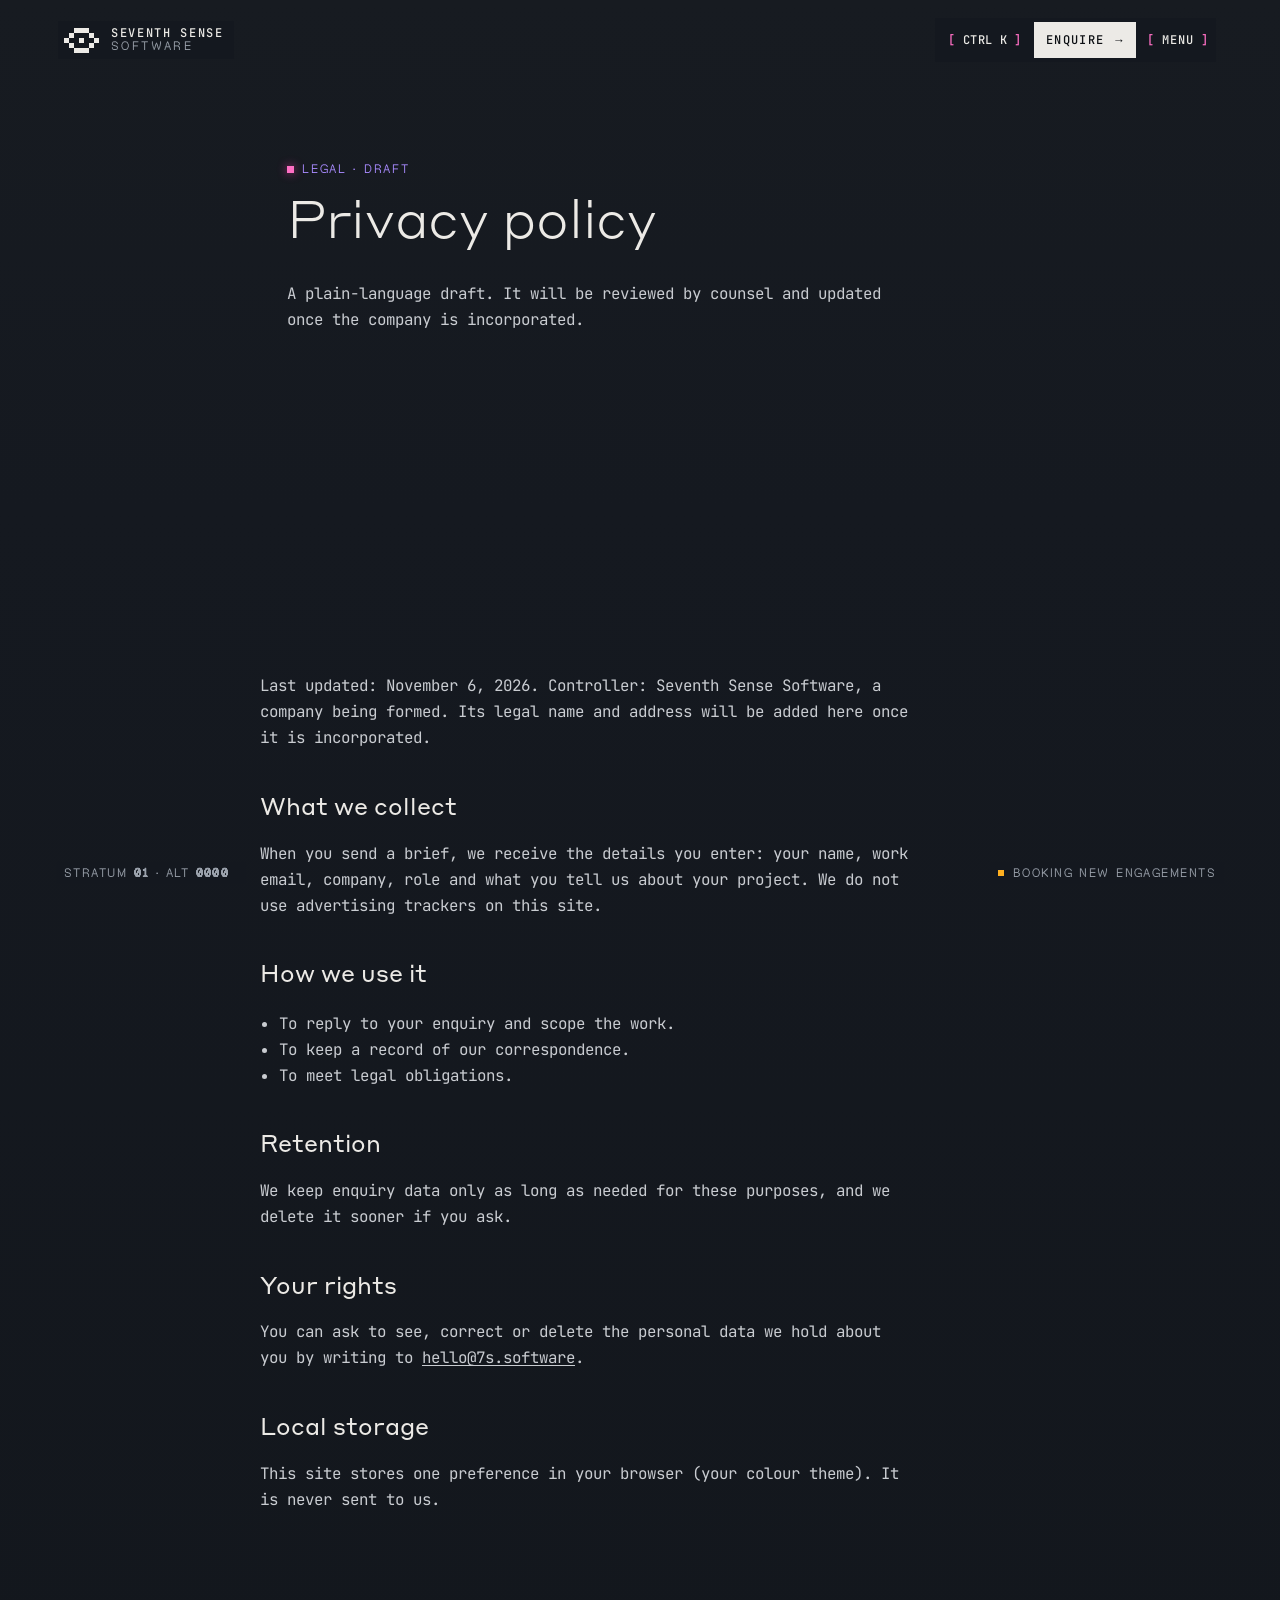
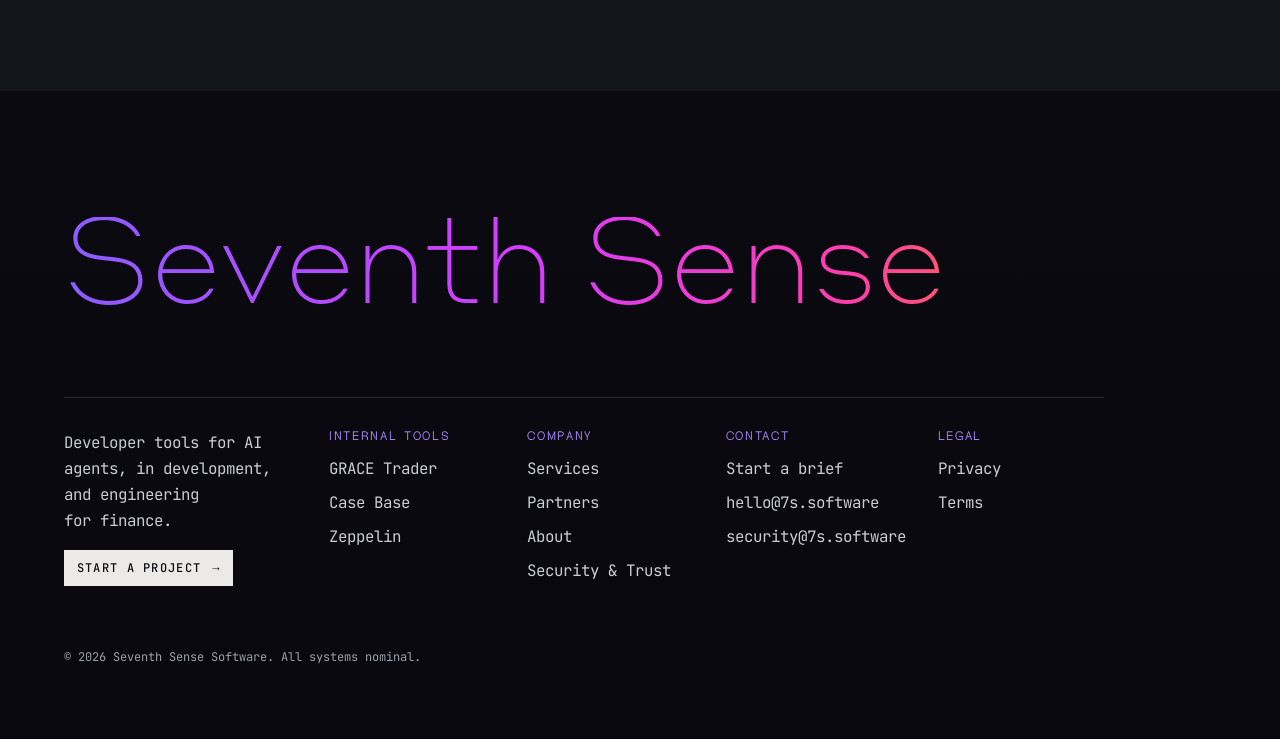
<file: privacy.html>
<!doctype html>
<html lang="en">
<head>
<meta charset="utf-8">
<meta name="viewport" content="width=device-width, initial-scale=1, viewport-fit=cover">
<title>Privacy policy — Seventh Sense Software</title>
<meta name="description" content="How Seventh Sense Software collects, uses and protects the personal data you share through 7s.software, and how to see, correct or delete it.">
<meta name="robots" content="noindex">
<link rel="canonical" href="https://7s.software/privacy">
<meta name="theme-color" content="#171B21">
<link rel="icon" href="/favicon.svg" type="image/svg+xml">
<link rel="apple-touch-icon" href="/apple-touch-icon.png">
<link rel="manifest" href="/site.webmanifest">
<meta property="og:type" content="website">
<meta property="og:site_name" content="Seventh Sense Software">
<meta name="twitter:card" content="summary_large_image">
<link rel="preload" href="/assets/StyreneA-Light-CDtqHJvh.otf" as="font" type="font/otf" crossorigin>
<script>
/* Before first paint, and deliberately not in the module: a returning
   visitor who chose deep space must not see a milk page first, and the
   intro must not flash the page it is about to reveal. If the module
   never runs, .js and .intro come off again so nothing stays hidden. */
(function () {
  var r = document.documentElement
  try { if (localStorage.getItem('ss-theme') === 'dark') r.dataset.theme = 'dark' } catch (e) {}
  r.classList.add('js')
  /* the home page opens with the intro: hold the chrome until the field
     shows it. Never for reduced motion, a deep link, or ?static */
  var home = /^\/(index(\.html)?)?$/.test(location.pathname)
  if (home && !location.hash && !/[?&]static/.test(location.search) &&
      !matchMedia('(prefers-reduced-motion: reduce)').matches) r.classList.add('intro')
  /* arriving through the iris: hold the page until the field opens it */
  try {
    if (sessionStorage.getItem('ss-iris') === '1' && !r.classList.contains('intro')) r.classList.add('iris-in')
    sessionStorage.removeItem('ss-iris')
  } catch (e) {}
  setTimeout(function () { r.classList.remove('iris-in') }, 2500)
  setTimeout(function () { if (!r.dataset.booted) r.classList.remove('js', 'intro', 'iris-in') }, 4000)
  setTimeout(function () { if (r.dataset.intro !== 'on') r.classList.remove('intro') }, 3500)
})()
</script>

<meta property="og:image" content="https://7s.software/og/home.png">
<meta property="og:image:width" content="1200">
<meta property="og:image:height" content="630">
<meta name="twitter:image" content="https://7s.software/og/home.png">
  <script type="module" crossorigin src="/assets/config-BfOEjthh.js"></script>
  <script type="module" crossorigin src="/assets/main-CDw6GqeU.js"></script>
  <link rel="stylesheet" crossorigin href="/assets/main-CPRaG03i.css">
</head>
<body data-page="privacy">

<canvas class="field" aria-hidden="true"></canvas>
<a class="skip" href="#main">Skip to content</a>

<header class="top">
  <a class="brand" href="/" aria-label="Seventh Sense Software, home" data-ss-mask>
    <svg class="brand__mark" viewBox="0 0 7 5" aria-hidden="true" shape-rendering="crispEdges"><path class="brand__lids" fill="currentColor" d="M2 0h3v1H2zM1 1h1v1H1zM5 1h1v1H5zM0 2h1v1H0zM6 2h1v1H6zM1 3h1v1H1zM5 3h1v1H5zM2 4h3v1H2z"/><rect class="brand__pupil" x="3" y="2" width="1" height="1" fill="currentColor"/></svg>
    <span class="brand__name">Seventh Sense<span>Software</span></span>
  </a>
  <div class="top__actions" data-ss-mask>
    <button class="palette-btn btn-bracket" type="button" aria-haspopup="dialog" aria-keyshortcuts="Meta+K Control+K /"><span class="br" aria-hidden="true">[</span><span class="palette-btn__k">⌘K</span><span class="sr-only">Command palette</span><span class="br" aria-hidden="true">]</span></button>
    <a class="btn btn--small" href="/contact" data-ss-attract><span>Enquire</span><span class="btn__arrow" aria-hidden="true">→</span></a>
    <button class="menu-btn btn-bracket" type="button" aria-expanded="false" aria-controls="menu"><span class="br" aria-hidden="true">[</span>Menu<span class="br" aria-hidden="true">]</span></button>
    <a class="menu-fallback btn-bracket" href="#sitemap"><span class="br" aria-hidden="true">[</span>Menu<span class="br" aria-hidden="true">]</span></a>
  </div>
</header>

<nav class="alt" aria-label="Sections on this page" data-ss-mask></nav>

<div class="menu" id="menu" hidden>
  <div class="menu__bar">
    <a class="menu__home" href="/" data-page="home"><span aria-hidden="true">◇</span> Home</a>
    <button class="menu__close btn-bracket" type="button"><span class="br" aria-hidden="true">[</span>Close<span class="br" aria-hidden="true">]</span></button>
  </div>
  <nav class="menu__wheel" aria-label="Site">
    <ol class="menu__nodes">
      <li><a href="/grace" data-page="grace"><span class="menu__dot" aria-hidden="true"></span><span class="menu__n">01</span><span class="menu__t">GRACE Trader</span><span class="menu__d">Internal, in development</span></a></li>
      <li><a href="/case-base" data-page="case-base"><span class="menu__dot" aria-hidden="true"></span><span class="menu__n">02</span><span class="menu__t">Case Base</span><span class="menu__d">In beta, on request</span></a></li>
      <li><a href="/zeppelin" data-page="zeppelin"><span class="menu__dot" aria-hidden="true"></span><span class="menu__n">03</span><span class="menu__t">Zeppelin</span><span class="menu__d">Internal, in development</span></a></li>
      <li><a href="/services" data-page="services"><span class="menu__dot" aria-hidden="true"></span><span class="menu__n">04</span><span class="menu__t">Services</span><span class="menu__d">Prices on request</span></a></li>
      <li><a href="/partners" data-page="partners"><span class="menu__dot" aria-hidden="true"></span><span class="menu__n">05</span><span class="menu__t">Partners</span><span class="menu__d">Build with us</span></a></li>
      <li><a href="/about" data-page="about"><span class="menu__dot" aria-hidden="true"></span><span class="menu__n">06</span><span class="menu__t">About</span><span class="menu__d">Engineered perception</span></a></li>
      <li><a href="/security" data-page="security"><span class="menu__dot" aria-hidden="true"></span><span class="menu__n">07</span><span class="menu__t">Security</span><span class="menu__d">Stated plainly</span></a></li>
    </ol>
    <a class="menu__core" href="/contact" data-page="contact"><pre class="menu__eye" aria-hidden="true">--***--
-*---*-
*--*--*
-*---*-
--***--</pre><span class="menu__t">Start a brief</span><span class="menu__d">The centre of everything</span></a>
  </nav>
  <p class="menu__foot"><a href="mailto:hello@7s.software">hello@7s.software</a><span aria-hidden="true">·</span><span>Press ⌘K for commands</span></p>
</div>

<p class="hud" aria-hidden="true" data-ss-mask><span class="hud__alt">Stratum <b data-hud="stratum">01</b> · Alt <b data-hud="alt">0000</b></span> <span class="hud__msg" data-hud="msg"></span></p>
<p class="status" data-ss-mask><span class="status__dot" aria-hidden="true"></span>Booking new engagements</p>


<main id="main">
  <section id="top" class="section page-hero page-hero--short" data-ss-state="ground" data-ss-tone="dark">
    <div class="wrap">
      <p class="eyebrow">Legal · Draft</p>
      <h1 class="display-xl">Privacy policy</h1>
      <p class="prose">A plain-language draft. It will be reviewed by counsel and updated once the company is&nbsp;incorporated.</p>
    </div>
  </section>
  <section class="section" data-ss-state="signal" data-ss-tone="dark">
    <div class="wrap legal">
      <p>Last updated: November 6, 2026. Controller: Seventh Sense Software, a company being formed. Its legal name and address will be added here once it is incorporated.</p>
      <h2>What we collect</h2>
      <p>When you send a brief, we receive the details you enter: your name, work email, company, role and what you tell us about your project. We do not use advertising trackers on this site.</p>
      <h2>How we use it</h2>
      <ul><li>To reply to your enquiry and scope the work.</li><li>To keep a record of our correspondence.</li><li>To meet legal obligations.</li></ul>
      <h2>Retention</h2>
      <p>We keep enquiry data only as long as needed for these purposes, and we delete it sooner if you ask.</p>
      <h2>Your rights</h2>
      <p>You can ask to see, correct or delete the personal data we hold about you by writing to <a href="mailto:hello@7s.software">hello@7s.software</a>.</p>
      <h2>Local storage</h2>
      <p>This site stores one preference in your browser (your colour theme). It is never sent to us.</p>
    </div>
  </section>
</main>

<footer class="foot" data-ss-state="void" data-ss-tone="dark" id="sitemap" data-ss-runes="the seventh sense was always here">
  <div class="wrap">
    <p class="wordmark" aria-hidden="true">Seventh Sense</p>
    <nav class="foot__cols" aria-label="Site map">
      <div class="foot__brand">
        <p class="foot__tag">Developer tools for AI agents, in development, and engineering for&nbsp;finance.</p>
        <a class="btn btn--small" href="/contact" data-ss-attract><span>Start a project</span><span class="btn__arrow" aria-hidden="true">→</span></a>
      </div>
      <div>
        <h2 class="foot__h">Internal tools</h2>
        <ul><li><a href="/grace">GRACE Trader</a></li><li><a href="/case-base">Case Base</a></li><li><a href="/zeppelin">Zeppelin</a></li></ul>
      </div>
      <div>
        <h2 class="foot__h">Company</h2>
        <ul><li><a href="/services">Services</a></li><li><a href="/partners">Partners</a></li><li><a href="/about">About</a></li><li><a href="/security">Security &amp; Trust</a></li></ul>
      </div>
      <div>
        <h2 class="foot__h">Contact</h2>
        <ul><li><a href="/contact">Start a brief</a></li><li><a href="mailto:hello@7s.software">hello@7s.software</a></li><li><a href="mailto:security@7s.software">security@7s.software</a></li></ul>
      </div>
      <div>
        <h2 class="foot__h">Legal</h2>
        <ul><li><a href="/privacy">Privacy</a></li><li><a href="/terms">Terms</a></li></ul>
      </div>
    </nav>
    <div class="foot__base">
      <span>© 2026 Seventh Sense Software. All systems nominal.</span>
    </div>
  </div>
</footer>


</body>
</html>
</file>
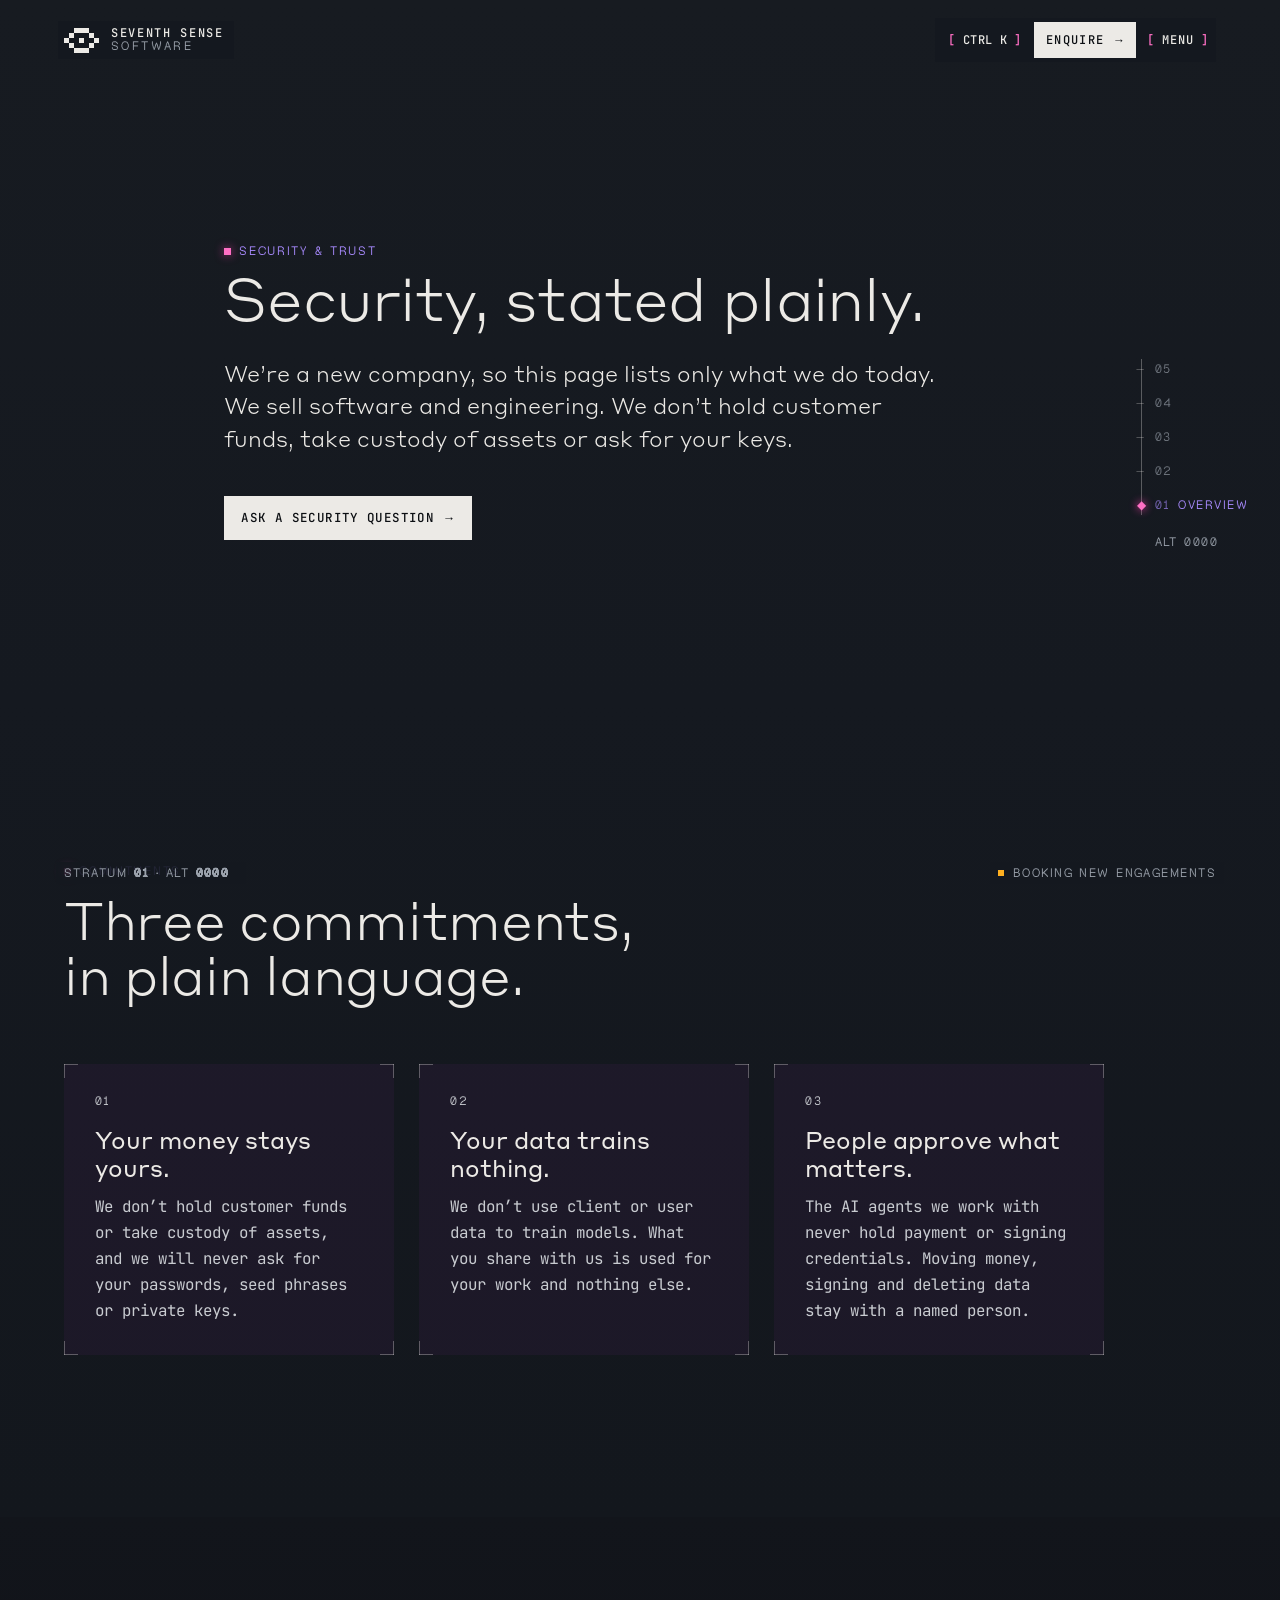
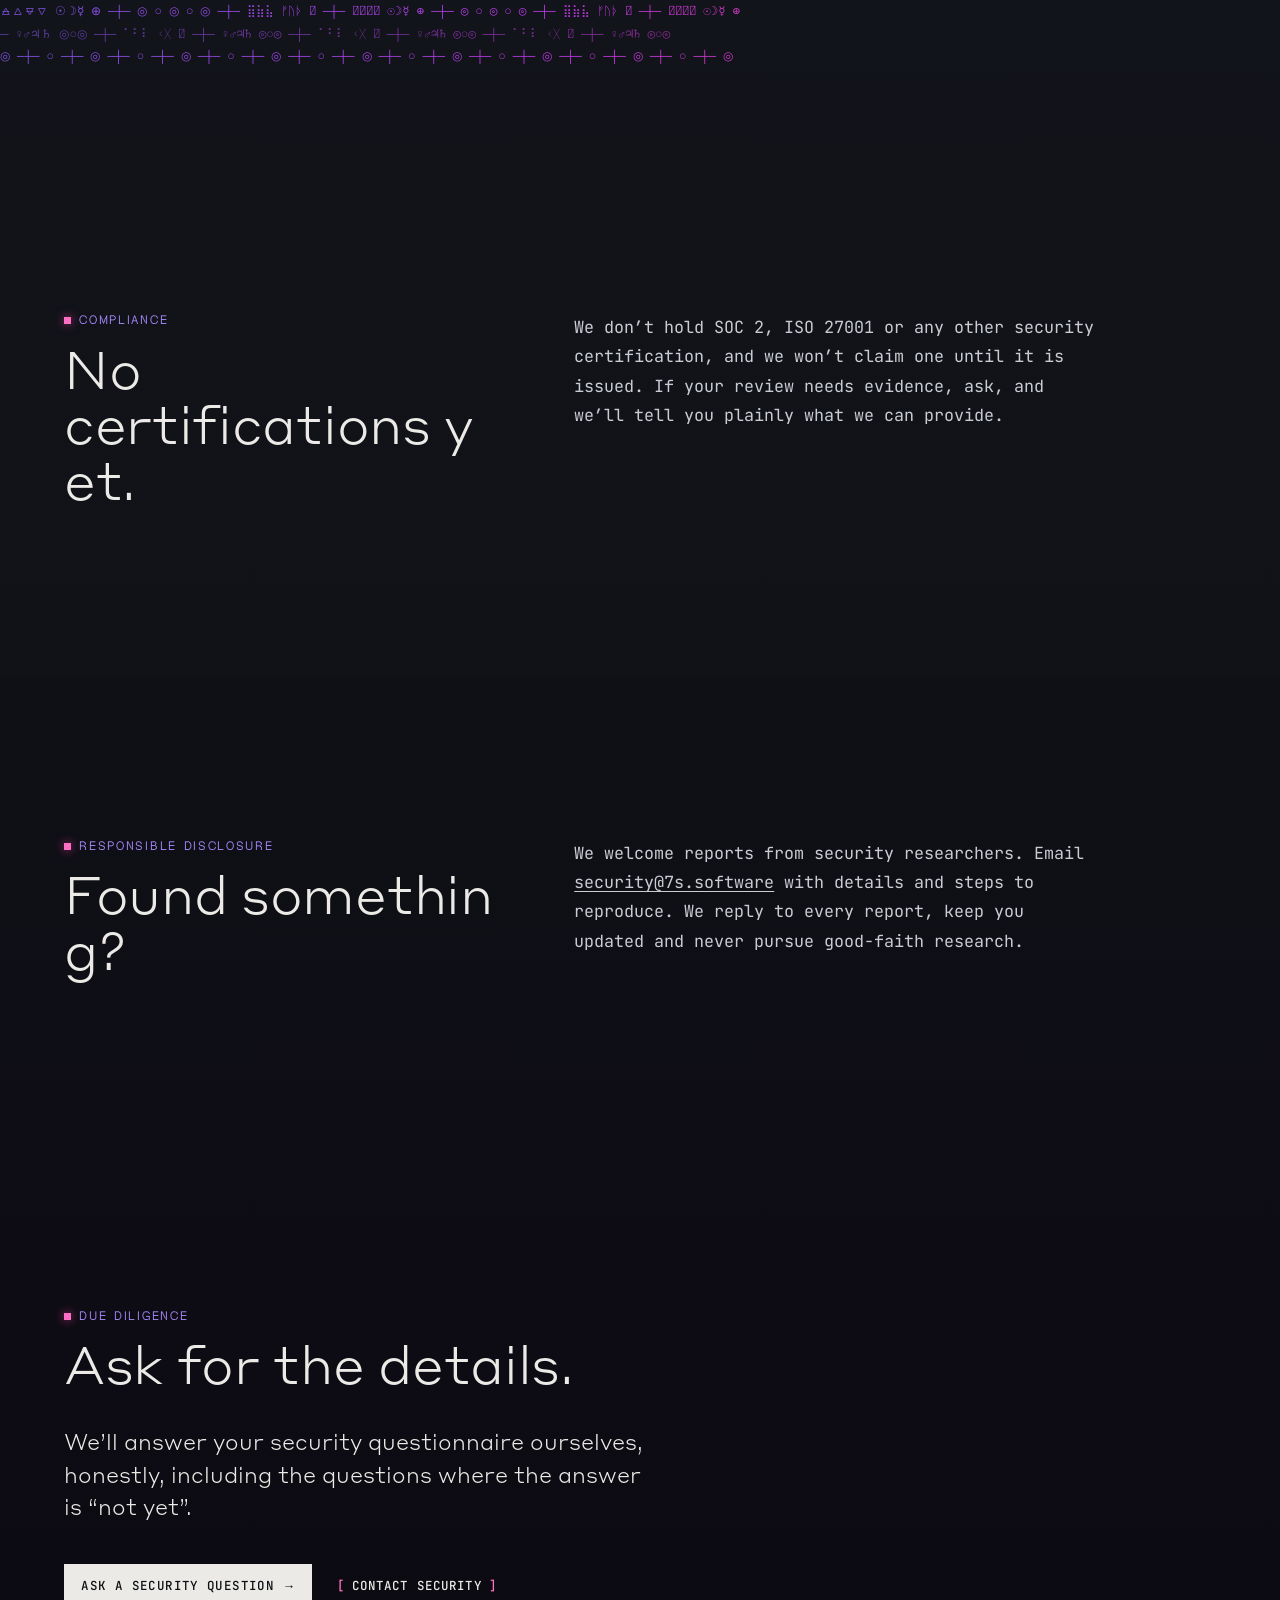
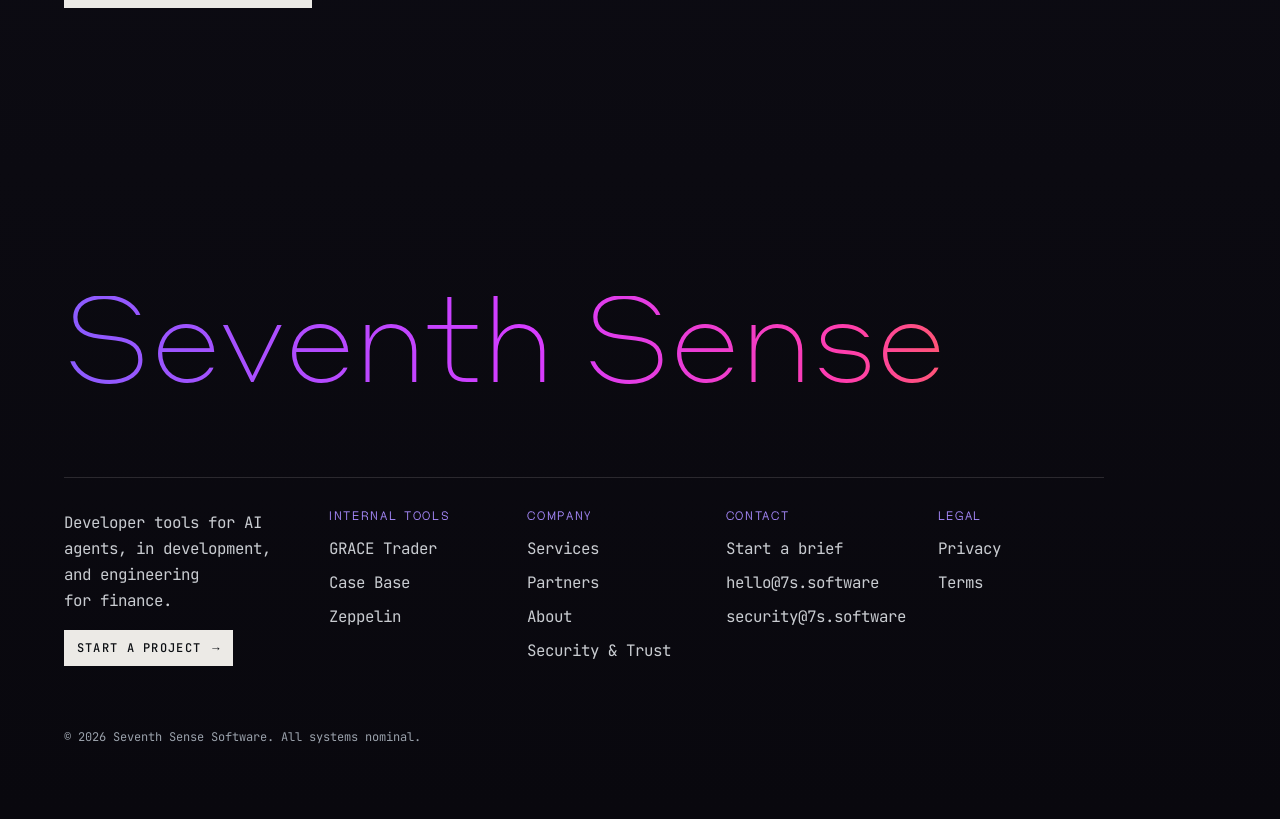
<file: security.html>
<!doctype html>
<html lang="en">
<head>
<meta charset="utf-8">
<meta name="viewport" content="width=device-width, initial-scale=1, viewport-fit=cover">
<title>Security &amp; Trust — Seventh Sense Software</title>
<meta name="description" content="What Seventh Sense Software commits to on security today: no custody of customer funds, no training on your data, and people approving what matters.">
<link rel="canonical" href="https://7s.software/security">
<meta name="theme-color" content="#171B21">
<link rel="icon" href="/favicon.svg" type="image/svg+xml">
<link rel="apple-touch-icon" href="/apple-touch-icon.png">
<link rel="manifest" href="/site.webmanifest">
<meta property="og:type" content="website">
<meta property="og:site_name" content="Seventh Sense Software">
<meta name="twitter:card" content="summary_large_image">
<link rel="preload" href="/assets/StyreneA-Light-CDtqHJvh.otf" as="font" type="font/otf" crossorigin>
<script>
/* Before first paint, and deliberately not in the module: a returning
   visitor who chose deep space must not see a milk page first, and the
   intro must not flash the page it is about to reveal. If the module
   never runs, .js and .intro come off again so nothing stays hidden. */
(function () {
  var r = document.documentElement
  try { if (localStorage.getItem('ss-theme') === 'dark') r.dataset.theme = 'dark' } catch (e) {}
  r.classList.add('js')
  /* the home page opens with the intro: hold the chrome until the field
     shows it. Never for reduced motion, a deep link, or ?static */
  var home = /^\/(index(\.html)?)?$/.test(location.pathname)
  if (home && !location.hash && !/[?&]static/.test(location.search) &&
      !matchMedia('(prefers-reduced-motion: reduce)').matches) r.classList.add('intro')
  /* arriving through the iris: hold the page until the field opens it */
  try {
    if (sessionStorage.getItem('ss-iris') === '1' && !r.classList.contains('intro')) r.classList.add('iris-in')
    sessionStorage.removeItem('ss-iris')
  } catch (e) {}
  setTimeout(function () { r.classList.remove('iris-in') }, 2500)
  setTimeout(function () { if (!r.dataset.booted) r.classList.remove('js', 'intro', 'iris-in') }, 4000)
  setTimeout(function () { if (r.dataset.intro !== 'on') r.classList.remove('intro') }, 3500)
})()
</script>

<meta property="og:title" content="Security &amp; Trust — stated plainly">
<meta property="og:description" content="The security commitments Seventh Sense makes to every client and every user, in plain language.">
<meta property="og:url" content="https://7s.software/security">
<meta property="og:image" content="https://7s.software/og/security.png">
<meta property="og:image:width" content="1200">
<meta property="og:image:height" content="630">
<meta name="twitter:image" content="https://7s.software/og/security.png">
  <script type="module" crossorigin src="/assets/config-BfOEjthh.js"></script>
  <script type="module" crossorigin src="/assets/main-CDw6GqeU.js"></script>
  <link rel="stylesheet" crossorigin href="/assets/main-CPRaG03i.css">
</head>
<body data-page="security">

<canvas class="field" aria-hidden="true"></canvas>
<a class="skip" href="#main">Skip to content</a>

<header class="top">
  <a class="brand" href="/" aria-label="Seventh Sense Software, home" data-ss-mask>
    <svg class="brand__mark" viewBox="0 0 7 5" aria-hidden="true" shape-rendering="crispEdges"><path class="brand__lids" fill="currentColor" d="M2 0h3v1H2zM1 1h1v1H1zM5 1h1v1H5zM0 2h1v1H0zM6 2h1v1H6zM1 3h1v1H1zM5 3h1v1H5zM2 4h3v1H2z"/><rect class="brand__pupil" x="3" y="2" width="1" height="1" fill="currentColor"/></svg>
    <span class="brand__name">Seventh Sense<span>Software</span></span>
  </a>
  <div class="top__actions" data-ss-mask>
    <button class="palette-btn btn-bracket" type="button" aria-haspopup="dialog" aria-keyshortcuts="Meta+K Control+K /"><span class="br" aria-hidden="true">[</span><span class="palette-btn__k">⌘K</span><span class="sr-only">Command palette</span><span class="br" aria-hidden="true">]</span></button>
    <a class="btn btn--small" href="/contact" data-ss-attract><span>Enquire</span><span class="btn__arrow" aria-hidden="true">→</span></a>
    <button class="menu-btn btn-bracket" type="button" aria-expanded="false" aria-controls="menu"><span class="br" aria-hidden="true">[</span>Menu<span class="br" aria-hidden="true">]</span></button>
    <a class="menu-fallback btn-bracket" href="#sitemap"><span class="br" aria-hidden="true">[</span>Menu<span class="br" aria-hidden="true">]</span></a>
  </div>
</header>

<nav class="alt" aria-label="Sections on this page" data-ss-mask></nav>

<div class="menu" id="menu" hidden>
  <div class="menu__bar">
    <a class="menu__home" href="/" data-page="home"><span aria-hidden="true">◇</span> Home</a>
    <button class="menu__close btn-bracket" type="button"><span class="br" aria-hidden="true">[</span>Close<span class="br" aria-hidden="true">]</span></button>
  </div>
  <nav class="menu__wheel" aria-label="Site">
    <ol class="menu__nodes">
      <li><a href="/grace" data-page="grace"><span class="menu__dot" aria-hidden="true"></span><span class="menu__n">01</span><span class="menu__t">GRACE Trader</span><span class="menu__d">Internal, in development</span></a></li>
      <li><a href="/case-base" data-page="case-base"><span class="menu__dot" aria-hidden="true"></span><span class="menu__n">02</span><span class="menu__t">Case Base</span><span class="menu__d">In beta, on request</span></a></li>
      <li><a href="/zeppelin" data-page="zeppelin"><span class="menu__dot" aria-hidden="true"></span><span class="menu__n">03</span><span class="menu__t">Zeppelin</span><span class="menu__d">Internal, in development</span></a></li>
      <li><a href="/services" data-page="services"><span class="menu__dot" aria-hidden="true"></span><span class="menu__n">04</span><span class="menu__t">Services</span><span class="menu__d">Prices on request</span></a></li>
      <li><a href="/partners" data-page="partners"><span class="menu__dot" aria-hidden="true"></span><span class="menu__n">05</span><span class="menu__t">Partners</span><span class="menu__d">Build with us</span></a></li>
      <li><a href="/about" data-page="about"><span class="menu__dot" aria-hidden="true"></span><span class="menu__n">06</span><span class="menu__t">About</span><span class="menu__d">Engineered perception</span></a></li>
      <li><a href="/security" data-page="security"><span class="menu__dot" aria-hidden="true"></span><span class="menu__n">07</span><span class="menu__t">Security</span><span class="menu__d">Stated plainly</span></a></li>
    </ol>
    <a class="menu__core" href="/contact" data-page="contact"><pre class="menu__eye" aria-hidden="true">--***--
-*---*-
*--*--*
-*---*-
--***--</pre><span class="menu__t">Start a brief</span><span class="menu__d">The centre of everything</span></a>
  </nav>
  <p class="menu__foot"><a href="mailto:hello@7s.software">hello@7s.software</a><span aria-hidden="true">·</span><span>Press ⌘K for commands</span></p>
</div>

<p class="hud" aria-hidden="true" data-ss-mask><span class="hud__alt">Stratum <b data-hud="stratum">01</b> · Alt <b data-hud="alt">0000</b></span> <span class="hud__msg" data-hud="msg"></span></p>
<p class="status" data-ss-mask><span class="status__dot" aria-hidden="true"></span>Booking new engagements</p>


<main id="main">

  <section id="overview" class="section page-hero" data-ss-state="security" data-ss-tone="dark" data-nav="Overview" data-ss-runes="stated plainly">
    <div class="wrap">
      <p class="eyebrow">Security &amp; Trust</p>
      <h1 class="display-hero">Security, stated&nbsp;plainly.</h1>
      <p class="lede">We’re a new company, so this page lists only what we do today. We sell software and engineering. We don’t hold customer funds, take custody of assets or ask for your&nbsp;keys.</p>
      <div class="actions">
        <a class="btn" href="/contact?ref=security" data-ss-attract><span>Ask a security question</span><span class="btn__arrow" aria-hidden="true">→</span></a>
      </div>
    </div>
      <div class="page-hero__mark" data-ss-mark aria-hidden="true"></div>
  </section>

  <section id="commitments" class="section" data-ss-state="signal" data-ss-tone="dark" data-nav="Commitments" aria-labelledby="commitments-h" data-ss-runes="your money stays yours">
    <div class="wrap">
      <p class="eyebrow">Commitments</p>
      <h2 id="commitments-h" class="display-xl">Three commitments, in plain&nbsp;language.</h2>
      <div class="grid grid--3">
        <article class="card" data-ss-frame><p class="card__label">01</p><h3>Your money stays yours.</h3><p>We don’t hold customer funds or take custody of assets, and we will never ask for your passwords, seed phrases or private&nbsp;keys.</p></article>
        <article class="card" data-ss-frame><p class="card__label">02</p><h3>Your data trains nothing.</h3><p>We don’t use client or user data to train models. What you share with us is used for your work and nothing&nbsp;else.</p></article>
        <article class="card" data-ss-frame><p class="card__label">03</p><h3>People approve what matters.</h3><p>The AI agents we work with never hold payment or signing credentials. Moving money, signing and deleting data stay with a named&nbsp;person.</p></article>
      </div>
    </div>
  </section>

  <div class="membrane" data-ss-state="membrane" data-ss-tone="dark" aria-hidden="true" data-ss-runes="beyond the sixth sense"><span>🜁🜂🜃🜄 ☉☽☿ ⊕ ─┼─ ◎ ○ ◎ ○ ◎ ─┼─ ⣿⣷⣧ ᚠᚢᚦ 𓋹 ─┼─ 🜁🜂🜃🜄 ☉☽☿ ⊕ ─┼─ ◎ ○ ◎ ○ ◎ ─┼─ ⣿⣷⣧ ᚠᚢᚦ 𓋹 ─┼─ 🜁🜂🜃🜄 ☉☽☿ ⊕</span><span>─┼─ ♀♂♃♄ ◎○◎ ─┼─ ⠁⠃⠇ ᚲᚷ 𓂀 ─┼─ ♀♂♃♄ ◎○◎ ─┼─ ⠁⠃⠇ ᚲᚷ 𓂀 ─┼─ ♀♂♃♄ ◎○◎ ─┼─ ⠁⠃⠇ ᚲᚷ 𓂀 ─┼─ ♀♂♃♄ ◎○◎</span><span>◎ ─┼─ ○ ─┼─ ◎ ─┼─ ○ ─┼─ ◎ ─┼─ ○ ─┼─ ◎ ─┼─ ○ ─┼─ ◎ ─┼─ ○ ─┼─ ◎ ─┼─ ○ ─┼─ ◎ ─┼─ ○ ─┼─ ◎ ─┼─ ○ ─┼─ ◎</span></div>

  <section id="compliance" class="section" data-ss-state="archive" data-ss-tone="dark" data-nav="Compliance" aria-labelledby="compliance-h" data-ss-runes="no certificates yet">
    <div class="wrap split">
      <div>
        <p class="eyebrow">Compliance</p>
        <h2 id="compliance-h" class="display-xl">No certifications&nbsp;yet.</h2>
      </div>
      <div class="longform">
        <p>We don’t hold SOC 2, ISO 27001 or any other security certification, and we won’t claim one until it is issued. If your review needs evidence, ask, and we’ll tell you plainly what we can&nbsp;provide.</p>
      </div>
    </div>
  </section>

  <section id="disclosure" class="section" data-ss-state="orbit" data-ss-tone="dark" data-nav="Disclosure" aria-labelledby="disclosure-h" data-ss-runes="found something">
    <div class="wrap split">
      <div>
        <p class="eyebrow">Responsible disclosure</p>
        <h2 id="disclosure-h" class="display-xl">Found&nbsp;something?</h2>
      </div>
      <div class="longform">
        <p>We welcome reports from security researchers. Email <a href="mailto:security@7s.software">security@7s.software</a> with details and steps to reproduce. We reply to every report, keep you updated and never pursue good-faith&nbsp;research.</p>
      </div>
    </div>
  </section>

  <section id="pack" class="section cta" data-ss-state="ascension" data-ss-tone="dark" data-nav="Questions" aria-labelledby="pack-h" data-ss-runes="ask for the details">
    <div class="wrap">
      <p class="eyebrow">Due diligence</p>
      <h2 id="pack-h" class="display-xl">Ask for the&nbsp;details.</h2>
      <p class="lede">We’ll answer your security questionnaire ourselves, honestly, including the questions where the answer is “not&nbsp;yet”.</p>
      <div class="actions">
        <a class="btn" href="/contact?ref=security" data-ss-attract><span>Ask a security question</span><span class="btn__arrow" aria-hidden="true">→</span></a>
        <a class="btn-bracket" href="mailto:security@7s.software"><span class="br" aria-hidden="true">[</span>Contact security<span class="br" aria-hidden="true">]</span></a>
      </div>
    </div>
  </section>

</main>

<footer class="foot" data-ss-state="void" data-ss-tone="dark" id="sitemap" data-ss-runes="the seventh sense was always here">
  <div class="wrap">
    <p class="wordmark" aria-hidden="true">Seventh Sense</p>
    <nav class="foot__cols" aria-label="Site map">
      <div class="foot__brand">
        <p class="foot__tag">Developer tools for AI agents, in development, and engineering for&nbsp;finance.</p>
        <a class="btn btn--small" href="/contact" data-ss-attract><span>Start a project</span><span class="btn__arrow" aria-hidden="true">→</span></a>
      </div>
      <div>
        <h2 class="foot__h">Internal tools</h2>
        <ul><li><a href="/grace">GRACE Trader</a></li><li><a href="/case-base">Case Base</a></li><li><a href="/zeppelin">Zeppelin</a></li></ul>
      </div>
      <div>
        <h2 class="foot__h">Company</h2>
        <ul><li><a href="/services">Services</a></li><li><a href="/partners">Partners</a></li><li><a href="/about">About</a></li><li><a href="/security">Security &amp; Trust</a></li></ul>
      </div>
      <div>
        <h2 class="foot__h">Contact</h2>
        <ul><li><a href="/contact">Start a brief</a></li><li><a href="mailto:hello@7s.software">hello@7s.software</a></li><li><a href="mailto:security@7s.software">security@7s.software</a></li></ul>
      </div>
      <div>
        <h2 class="foot__h">Legal</h2>
        <ul><li><a href="/privacy">Privacy</a></li><li><a href="/terms">Terms</a></li></ul>
      </div>
    </nav>
    <div class="foot__base">
      <span>© 2026 Seventh Sense Software. All systems nominal.</span>
    </div>
  </div>
</footer>


</body>
</html>
</file>
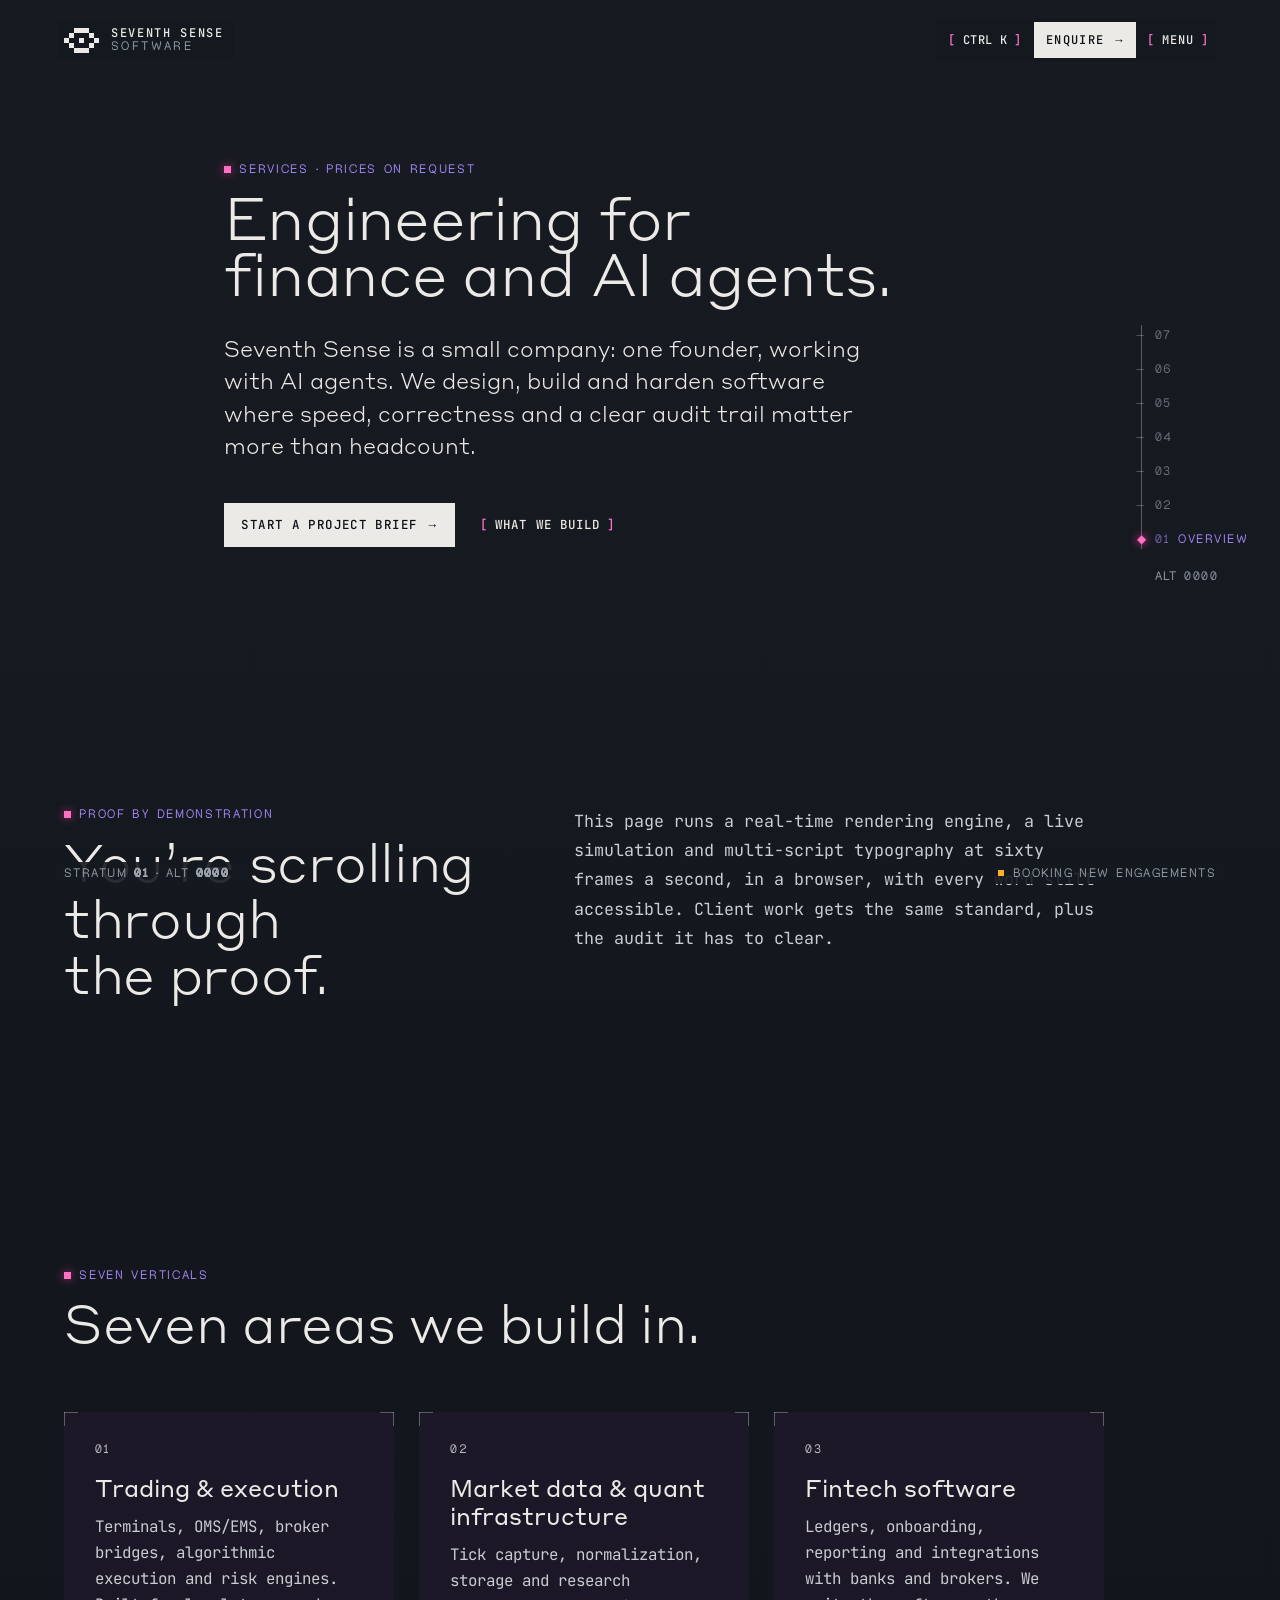
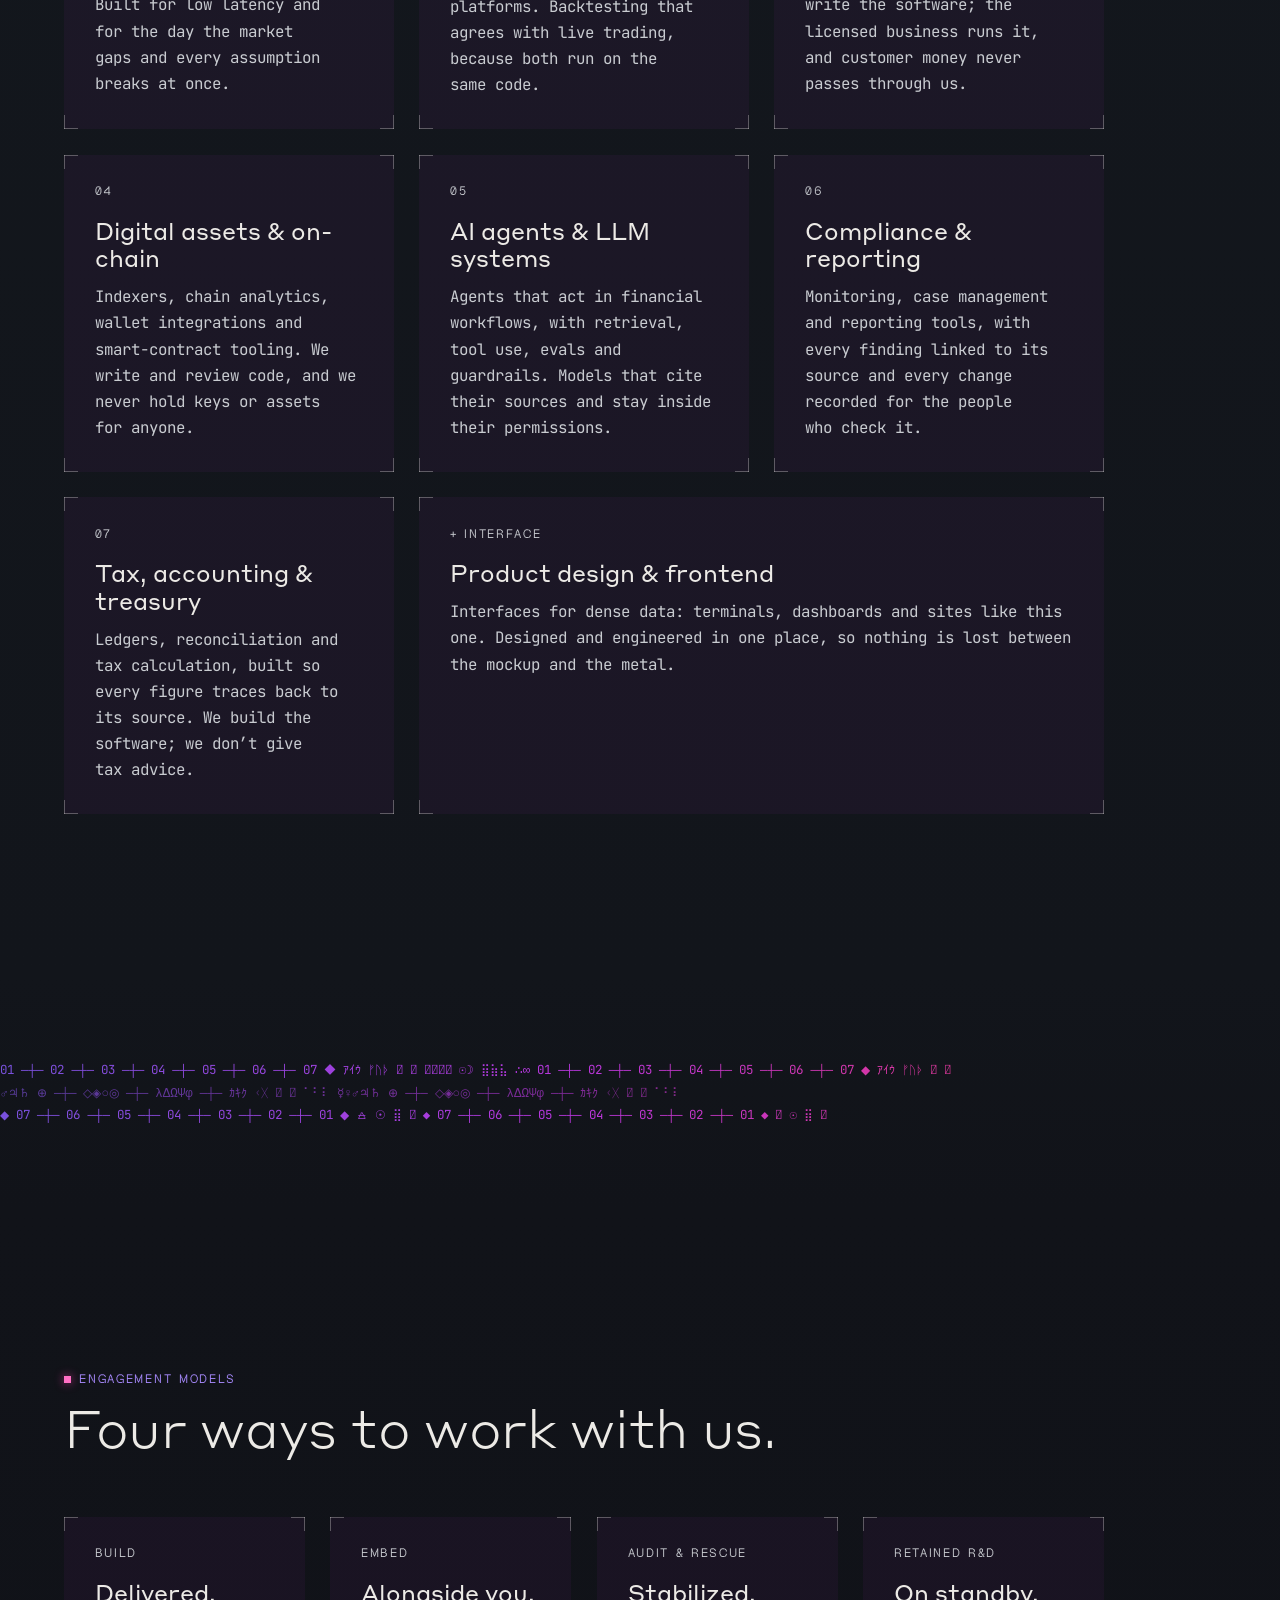
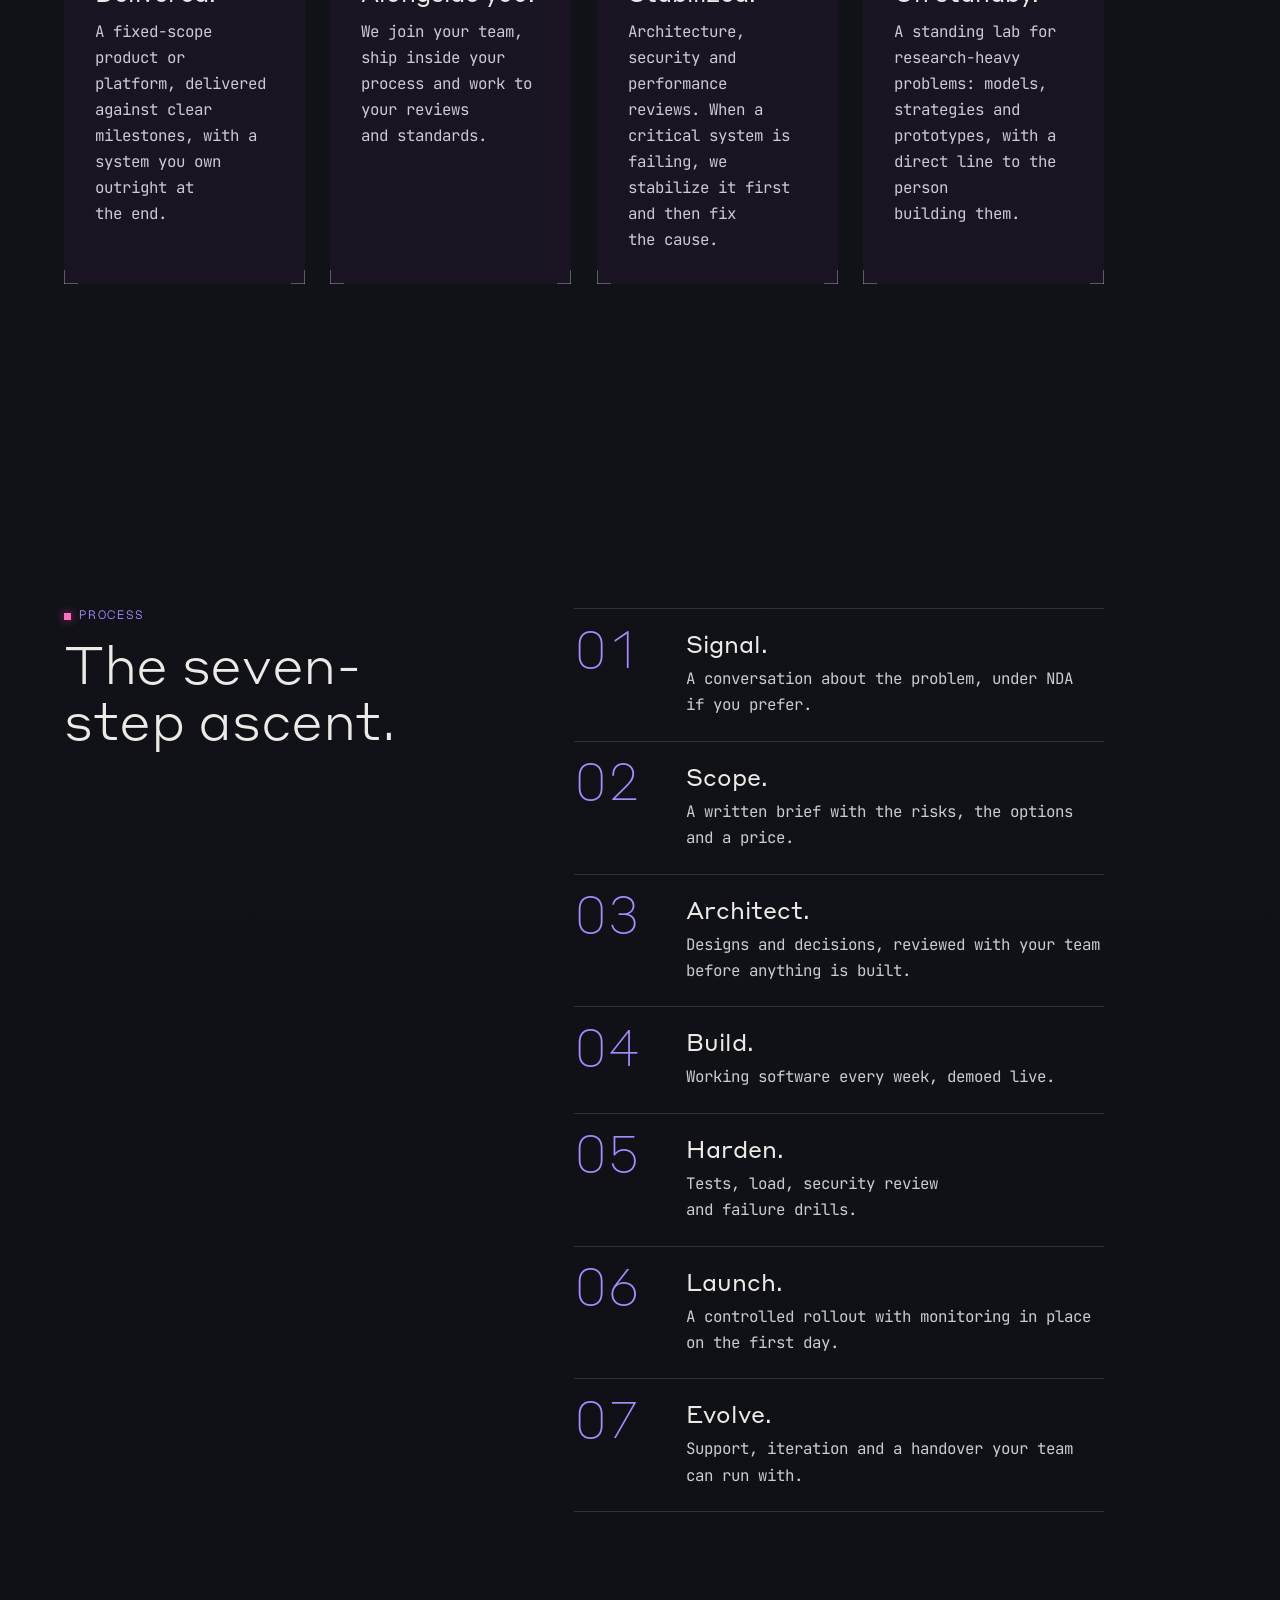
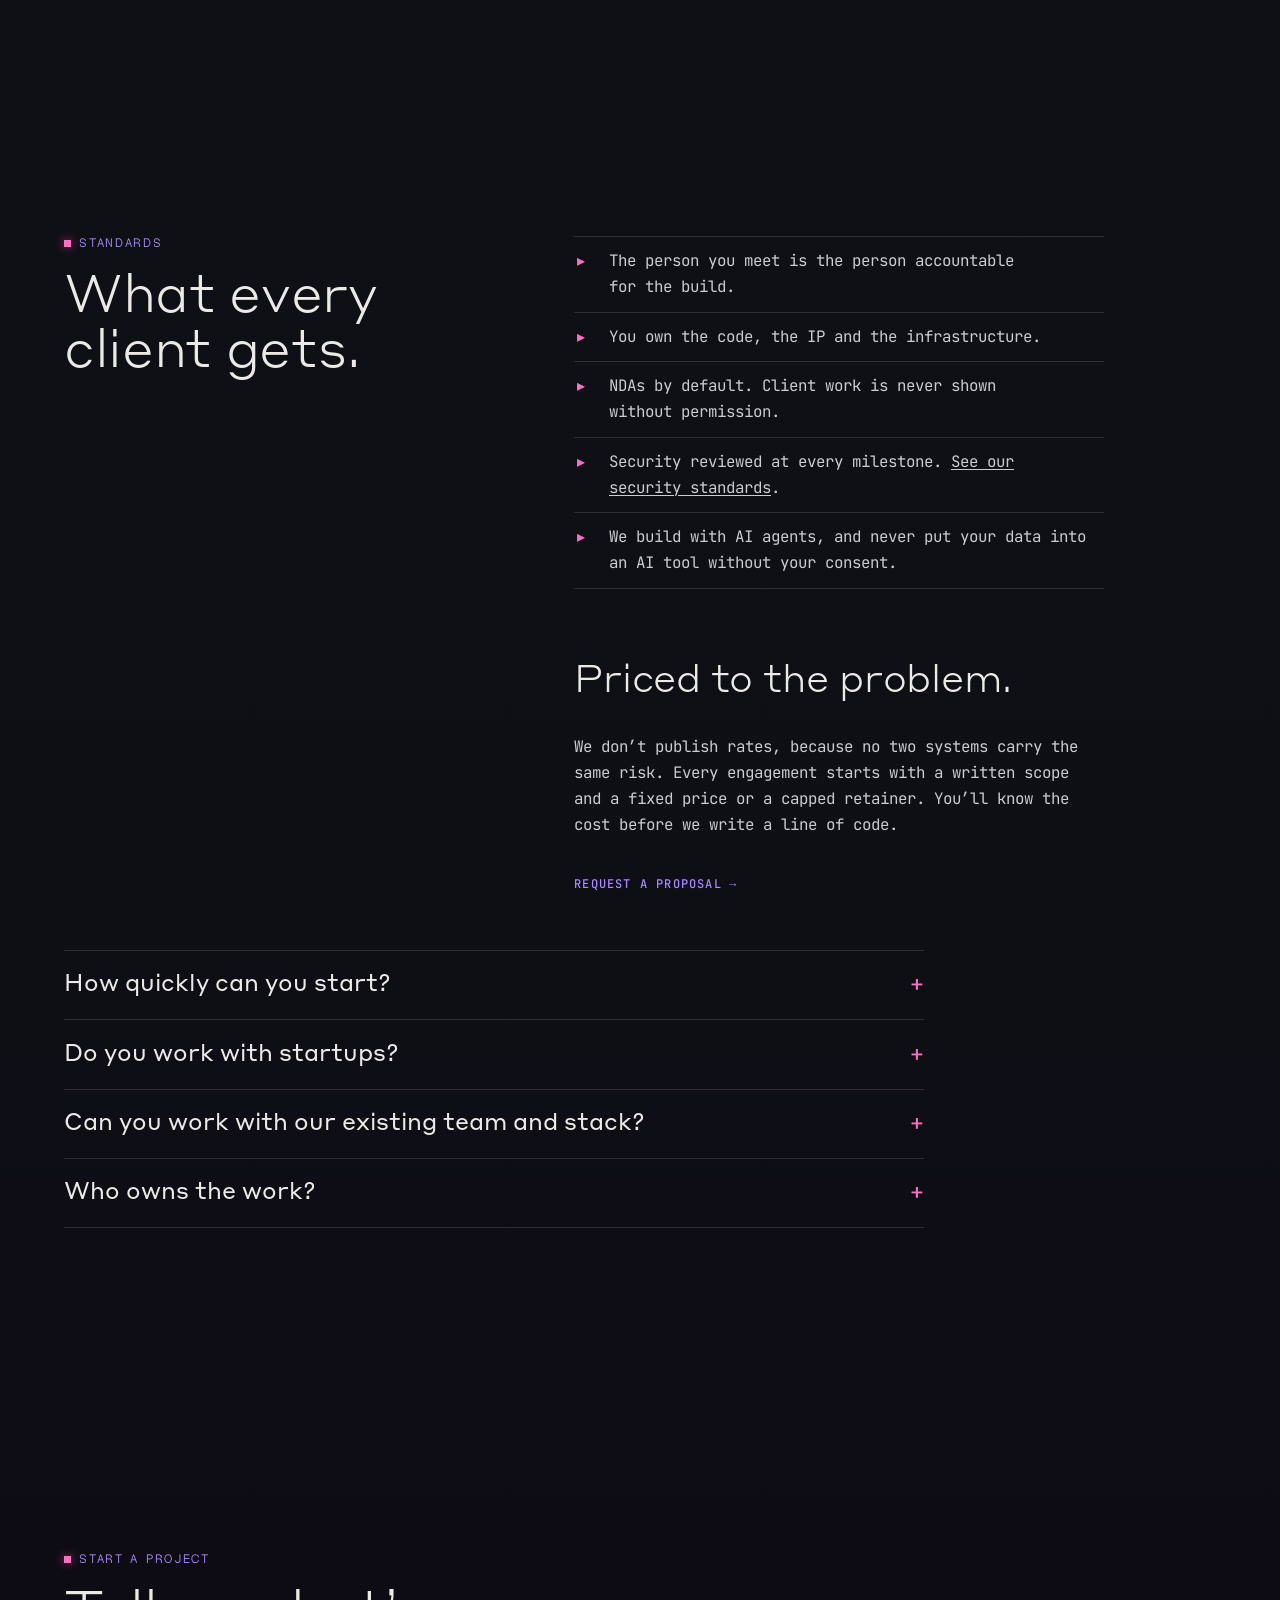
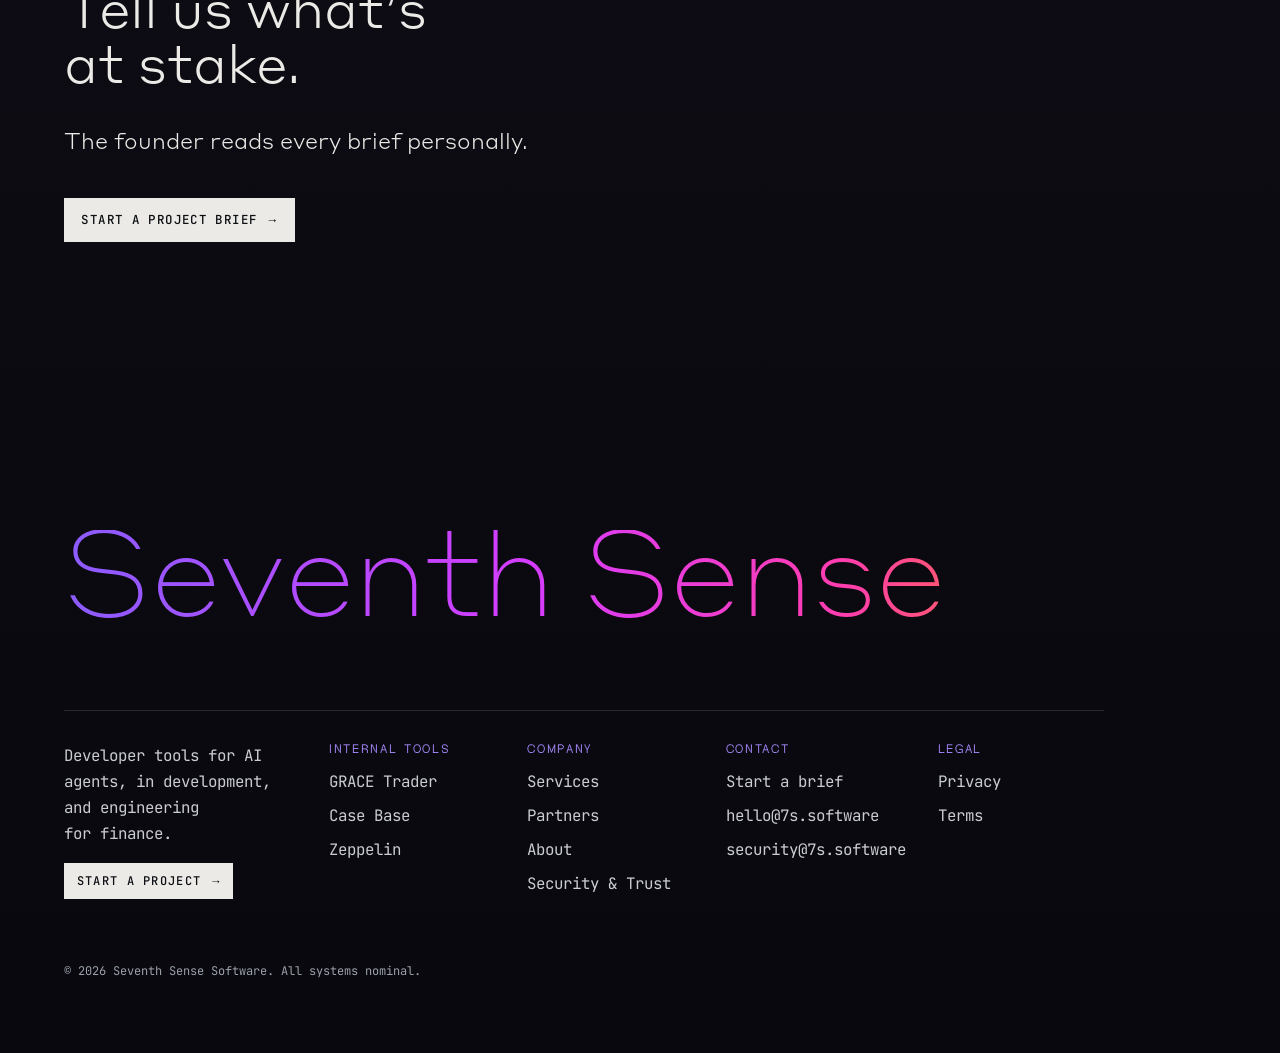
<file: services.html>
<!doctype html>
<html lang="en">
<head>
<meta charset="utf-8">
<meta name="viewport" content="width=device-width, initial-scale=1, viewport-fit=cover">
<title>Services — Seventh Sense Software</title>
<meta name="description" content="Software engineering for finance and AI agents: trading systems, market data, fintech software, compliance and tax tools. Written scope first. Prices on request.">
<link rel="canonical" href="https://7s.software/services">
<meta name="theme-color" content="#171B21">
<link rel="icon" href="/favicon.svg" type="image/svg+xml">
<link rel="apple-touch-icon" href="/apple-touch-icon.png">
<link rel="manifest" href="/site.webmanifest">
<meta property="og:type" content="website">
<meta property="og:site_name" content="Seventh Sense Software">
<meta name="twitter:card" content="summary_large_image">
<link rel="preload" href="/assets/StyreneA-Light-CDtqHJvh.otf" as="font" type="font/otf" crossorigin>
<script>
/* Before first paint, and deliberately not in the module: a returning
   visitor who chose deep space must not see a milk page first, and the
   intro must not flash the page it is about to reveal. If the module
   never runs, .js and .intro come off again so nothing stays hidden. */
(function () {
  var r = document.documentElement
  try { if (localStorage.getItem('ss-theme') === 'dark') r.dataset.theme = 'dark' } catch (e) {}
  r.classList.add('js')
  /* the home page opens with the intro: hold the chrome until the field
     shows it. Never for reduced motion, a deep link, or ?static */
  var home = /^\/(index(\.html)?)?$/.test(location.pathname)
  if (home && !location.hash && !/[?&]static/.test(location.search) &&
      !matchMedia('(prefers-reduced-motion: reduce)').matches) r.classList.add('intro')
  /* arriving through the iris: hold the page until the field opens it */
  try {
    if (sessionStorage.getItem('ss-iris') === '1' && !r.classList.contains('intro')) r.classList.add('iris-in')
    sessionStorage.removeItem('ss-iris')
  } catch (e) {}
  setTimeout(function () { r.classList.remove('iris-in') }, 2500)
  setTimeout(function () { if (!r.dataset.booted) r.classList.remove('js', 'intro', 'iris-in') }, 4000)
  setTimeout(function () { if (r.dataset.intro !== 'on') r.classList.remove('intro') }, 3500)
})()
</script>

<meta property="og:title" content="Services — engineering for finance and AI agents">
<meta property="og:description" content="Trading systems, market data, fintech software, AI agents, compliance and tax. A written scope before any work. Prices on request.">
<meta property="og:url" content="https://7s.software/services">
<meta property="og:image" content="https://7s.software/og/services.png">
<meta property="og:image:width" content="1200">
<meta property="og:image:height" content="630">
<meta name="twitter:image" content="https://7s.software/og/services.png">
  <script type="module" crossorigin src="/assets/config-BfOEjthh.js"></script>
  <script type="module" crossorigin src="/assets/main-CDw6GqeU.js"></script>
  <link rel="stylesheet" crossorigin href="/assets/main-CPRaG03i.css">
</head>
<body data-page="services">

<canvas class="field" aria-hidden="true"></canvas>
<a class="skip" href="#main">Skip to content</a>

<header class="top">
  <a class="brand" href="/" aria-label="Seventh Sense Software, home" data-ss-mask>
    <svg class="brand__mark" viewBox="0 0 7 5" aria-hidden="true" shape-rendering="crispEdges"><path class="brand__lids" fill="currentColor" d="M2 0h3v1H2zM1 1h1v1H1zM5 1h1v1H5zM0 2h1v1H0zM6 2h1v1H6zM1 3h1v1H1zM5 3h1v1H5zM2 4h3v1H2z"/><rect class="brand__pupil" x="3" y="2" width="1" height="1" fill="currentColor"/></svg>
    <span class="brand__name">Seventh Sense<span>Software</span></span>
  </a>
  <div class="top__actions" data-ss-mask>
    <button class="palette-btn btn-bracket" type="button" aria-haspopup="dialog" aria-keyshortcuts="Meta+K Control+K /"><span class="br" aria-hidden="true">[</span><span class="palette-btn__k">⌘K</span><span class="sr-only">Command palette</span><span class="br" aria-hidden="true">]</span></button>
    <a class="btn btn--small" href="/contact" data-ss-attract><span>Enquire</span><span class="btn__arrow" aria-hidden="true">→</span></a>
    <button class="menu-btn btn-bracket" type="button" aria-expanded="false" aria-controls="menu"><span class="br" aria-hidden="true">[</span>Menu<span class="br" aria-hidden="true">]</span></button>
    <a class="menu-fallback btn-bracket" href="#sitemap"><span class="br" aria-hidden="true">[</span>Menu<span class="br" aria-hidden="true">]</span></a>
  </div>
</header>

<nav class="alt" aria-label="Sections on this page" data-ss-mask></nav>

<div class="menu" id="menu" hidden>
  <div class="menu__bar">
    <a class="menu__home" href="/" data-page="home"><span aria-hidden="true">◇</span> Home</a>
    <button class="menu__close btn-bracket" type="button"><span class="br" aria-hidden="true">[</span>Close<span class="br" aria-hidden="true">]</span></button>
  </div>
  <nav class="menu__wheel" aria-label="Site">
    <ol class="menu__nodes">
      <li><a href="/grace" data-page="grace"><span class="menu__dot" aria-hidden="true"></span><span class="menu__n">01</span><span class="menu__t">GRACE Trader</span><span class="menu__d">Internal, in development</span></a></li>
      <li><a href="/case-base" data-page="case-base"><span class="menu__dot" aria-hidden="true"></span><span class="menu__n">02</span><span class="menu__t">Case Base</span><span class="menu__d">In beta, on request</span></a></li>
      <li><a href="/zeppelin" data-page="zeppelin"><span class="menu__dot" aria-hidden="true"></span><span class="menu__n">03</span><span class="menu__t">Zeppelin</span><span class="menu__d">Internal, in development</span></a></li>
      <li><a href="/services" data-page="services"><span class="menu__dot" aria-hidden="true"></span><span class="menu__n">04</span><span class="menu__t">Services</span><span class="menu__d">Prices on request</span></a></li>
      <li><a href="/partners" data-page="partners"><span class="menu__dot" aria-hidden="true"></span><span class="menu__n">05</span><span class="menu__t">Partners</span><span class="menu__d">Build with us</span></a></li>
      <li><a href="/about" data-page="about"><span class="menu__dot" aria-hidden="true"></span><span class="menu__n">06</span><span class="menu__t">About</span><span class="menu__d">Engineered perception</span></a></li>
      <li><a href="/security" data-page="security"><span class="menu__dot" aria-hidden="true"></span><span class="menu__n">07</span><span class="menu__t">Security</span><span class="menu__d">Stated plainly</span></a></li>
    </ol>
    <a class="menu__core" href="/contact" data-page="contact"><pre class="menu__eye" aria-hidden="true">--***--
-*---*-
*--*--*
-*---*-
--***--</pre><span class="menu__t">Start a brief</span><span class="menu__d">The centre of everything</span></a>
  </nav>
  <p class="menu__foot"><a href="mailto:hello@7s.software">hello@7s.software</a><span aria-hidden="true">·</span><span>Press ⌘K for commands</span></p>
</div>

<p class="hud" aria-hidden="true" data-ss-mask><span class="hud__alt">Stratum <b data-hud="stratum">01</b> · Alt <b data-hud="alt">0000</b></span> <span class="hud__msg" data-hud="msg"></span></p>
<p class="status" data-ss-mask><span class="status__dot" aria-hidden="true"></span>Booking new engagements</p>


<main id="main">

  <section id="overview" class="section page-hero" data-ss-state="services" data-ss-tone="dark" data-nav="Overview" data-ss-runes="engineering for finance">
    <div class="wrap">
      <p class="eyebrow">Services · Prices on request</p>
      <h1 class="display-hero">Engineering for finance and AI&nbsp;agents.</h1>
      <p class="lede">Seventh Sense is a small company: one founder, working with AI agents. We design, build and harden software where speed, correctness and a clear audit trail matter more than&nbsp;headcount.</p>
      <div class="actions">
        <a class="btn" href="/contact?ref=services" data-ss-attract><span>Start a project brief</span><span class="btn__arrow" aria-hidden="true">→</span></a>
        <a class="btn-bracket" href="#verticals"><span class="br" aria-hidden="true">[</span>What we build<span class="br" aria-hidden="true">]</span></a>
      </div>
    </div>
      <div class="page-hero__mark" data-ss-mark aria-hidden="true"></div>
  </section>

  <section id="proof" class="section section--tight" data-ss-state="signal" data-ss-tone="dark" data-nav="Proof" aria-labelledby="proof-h" data-ss-runes="you are scrolling through the proof">
    <div class="wrap split">
      <div>
        <p class="eyebrow">Proof by demonstration</p>
        <h2 id="proof-h" class="display-xl">You’re scrolling through the&nbsp;proof.</h2>
      </div>
      <div class="longform">
        <p>This page runs a real-time rendering engine, a live simulation and multi-script typography at sixty frames a second, in a browser, with every word still accessible. Client work gets the same standard, plus the audit it has to&nbsp;clear.</p>
      </div>
    </div>
  </section>

  <section id="verticals" class="section" data-ss-state="lattice" data-ss-tone="dark" data-nav="Verticals" aria-labelledby="verticals-h" data-ss-runes="seven verticals">
    <div class="wrap">
      <p class="eyebrow">Seven verticals</p>
      <h2 id="verticals-h" class="display-xl">Seven areas we build&nbsp;in.</h2>
      <div class="grid grid--3">
        <article class="card" data-ss-frame><p class="card__label">01</p><h3>Trading &amp; execution</h3><p>Terminals, OMS/EMS, broker bridges, algorithmic execution and risk engines. Built for low latency and for the day the market gaps and every assumption breaks at&nbsp;once.</p></article>
        <article class="card" data-ss-frame><p class="card__label">02</p><h3>Market data &amp; quant infrastructure</h3><p>Tick capture, normalization, storage and research platforms. Backtesting that agrees with live trading, because both run on the same&nbsp;code.</p></article>
        <article class="card" data-ss-frame><p class="card__label">03</p><h3>Fintech software</h3><p>Ledgers, onboarding, reporting and integrations with banks and brokers. We write the software; the licensed business runs it, and customer money never passes through&nbsp;us.</p></article>
        <article class="card" data-ss-frame><p class="card__label">04</p><h3>Digital assets &amp; on-chain</h3><p>Indexers, chain analytics, wallet integrations and smart-contract tooling. We write and review code, and we never hold keys or assets for&nbsp;anyone.</p></article>
        <article class="card" data-ss-frame><p class="card__label">05</p><h3>AI agents &amp; LLM systems</h3><p>Agents that act in financial workflows, with retrieval, tool use, evals and guardrails. Models that cite their sources and stay inside their&nbsp;permissions.</p></article>
        <article class="card" data-ss-frame><p class="card__label">06</p><h3>Compliance &amp; reporting</h3><p>Monitoring, case management and reporting tools, with every finding linked to its source and every change recorded for the people who check&nbsp;it.</p></article>
        <article class="card" data-ss-frame><p class="card__label">07</p><h3>Tax, accounting &amp; treasury</h3><p>Ledgers, reconciliation and tax calculation, built so every figure traces back to its source. We build the software; we don’t give tax&nbsp;advice.</p></article>
        <article class="card card--wide" data-ss-frame><p class="card__label">+ Interface</p><h3>Product design &amp; frontend</h3><p>Interfaces for dense data: terminals, dashboards and sites like this one. Designed and engineered in one place, so nothing is lost between the mockup and the&nbsp;metal.</p></article>
      </div>
    </div>
  </section>

  <div class="membrane" data-ss-state="membrane" data-ss-tone="dark" aria-hidden="true" data-ss-runes="beyond the sixth sense"><span>01 ─┼─ 02 ─┼─ 03 ─┼─ 04 ─┼─ 05 ─┼─ 06 ─┼─ 07 ◆ ｱｲｳ ᚠᚢᚦ 𓂀 ䷀ 🜁🜂🜃🜄 ☉☽ ⣿⣷⣧ ∴∞ 01 ─┼─ 02 ─┼─ 03 ─┼─ 04 ─┼─ 05 ─┼─ 06 ─┼─ 07 ◆ ｱｲｳ ᚠᚢᚦ 𓂀 ䷀</span><span>☿♀♂♃♄ ⊕ ─┼─ ◇◈○◎ ─┼─ λΔΩΨφ ─┼─ ｶｷｸ ᚲᚷ 𓋹 ䷁ ⠁⠃⠇ ☿♀♂♃♄ ⊕ ─┼─ ◇◈○◎ ─┼─ λΔΩΨφ ─┼─ ｶｷｸ ᚲᚷ 𓋹 ䷁ ⠁⠃⠇</span><span>◆ 07 ─┼─ 06 ─┼─ 05 ─┼─ 04 ─┼─ 03 ─┼─ 02 ─┼─ 01 ◆ 🜁 ☉ ⣿ 𓂀 ◆ 07 ─┼─ 06 ─┼─ 05 ─┼─ 04 ─┼─ 03 ─┼─ 02 ─┼─ 01 ◆ 🜁 ☉ ⣿ 𓂀</span></div>

  <section id="engage" class="section" data-ss-state="archive" data-ss-tone="dark" data-nav="Engagements" aria-labelledby="engage-h" data-ss-runes="build embed rescue research">
    <div class="wrap">
      <p class="eyebrow">Engagement models</p>
      <h2 id="engage-h" class="display-xl">Four ways to work with&nbsp;us.</h2>
      <div class="grid grid--4">
        <article class="card" data-ss-frame><p class="card__label">Build</p><h3>Delivered.</h3><p>A fixed-scope product or platform, delivered against clear milestones, with a system you own outright at the&nbsp;end.</p></article>
        <article class="card" data-ss-frame><p class="card__label">Embed</p><h3>Alongside you.</h3><p>We join your team, ship inside your process and work to your reviews and&nbsp;standards.</p></article>
        <article class="card" data-ss-frame><p class="card__label">Audit &amp; rescue</p><h3>Stabilized.</h3><p>Architecture, security and performance reviews. When a critical system is failing, we stabilize it first and then fix the&nbsp;cause.</p></article>
        <article class="card" data-ss-frame><p class="card__label">Retained R&amp;D</p><h3>On standby.</h3><p>A standing lab for research-heavy problems: models, strategies and prototypes, with a direct line to the person building&nbsp;them.</p></article>
      </div>
    </div>
  </section>

  <section id="process" class="section" data-ss-state="ledger" data-ss-tone="dark" data-nav="Process" aria-labelledby="process-h" data-ss-runes="the seven step ascent">
    <div class="wrap split">
      <div>
        <p class="eyebrow">Process</p>
        <h2 id="process-h" class="display-xl">The seven-step&nbsp;ascent.</h2>
      </div>
      <ol class="steps steps--flush">
        <li><span class="steps__n">01</span><div><h3>Signal.</h3><p>A conversation about the problem, under NDA if you&nbsp;prefer.</p></div></li>
        <li><span class="steps__n">02</span><div><h3>Scope.</h3><p>A written brief with the risks, the options and a&nbsp;price.</p></div></li>
        <li><span class="steps__n">03</span><div><h3>Architect.</h3><p>Designs and decisions, reviewed with your team before anything is&nbsp;built.</p></div></li>
        <li><span class="steps__n">04</span><div><h3>Build.</h3><p>Working software every week, demoed&nbsp;live.</p></div></li>
        <li><span class="steps__n">05</span><div><h3>Harden.</h3><p>Tests, load, security review and failure&nbsp;drills.</p></div></li>
        <li><span class="steps__n">06</span><div><h3>Launch.</h3><p>A controlled rollout with monitoring in place on the first&nbsp;day.</p></div></li>
        <li><span class="steps__n">07</span><div><h3>Evolve.</h3><p>Support, iteration and a handover your team can run&nbsp;with.</p></div></li>
      </ol>
    </div>
  </section>

  <section id="standards" class="section" data-ss-state="orbit" data-ss-tone="dark" data-nav="Standards" aria-labelledby="standards-h" data-ss-runes="you own everything">
    <div class="wrap split">
      <div>
        <p class="eyebrow">Standards</p>
        <h2 id="standards-h" class="display-xl">What every client&nbsp;gets.</h2>
      </div>
      <div>
        <ul class="ticks ticks--flush">
          <li>The person you meet is the person accountable for the&nbsp;build.</li>
          <li>You own the code, the IP and the&nbsp;infrastructure.</li>
          <li>NDAs by default. Client work is never shown without&nbsp;permission.</li>
          <li>Security reviewed at every milestone. <a href="/security">See our security standards</a>.</li>
          <li>We build with AI agents, and never put your data into an AI tool without your&nbsp;consent.</li>
        </ul>
        <h3 class="display-l gap-top">Priced to the&nbsp;problem.</h3>
        <p class="prose">We don’t publish rates, because no two systems carry the same risk. Every engagement starts with a written scope and a fixed price or a capped retainer. You’ll know the cost before we write a line of&nbsp;code.</p>
        <a class="link-arrow" href="/contact?ref=services">Request a proposal <span aria-hidden="true">→</span></a>
      </div>
    </div>
    <div class="wrap">
      <div class="faq">
        <details><summary>How quickly can you start?</summary><p>We confirm a start date in the written scope, based on the work already in hand. Audits and rescues can sometimes start sooner, because a failing system can’t wait, so say so in your&nbsp;brief.</p></details>
        <details><summary>Do you work with startups?</summary><p>Yes. We’re a new company ourselves, and we take on work where the problem is well defined and we can deliver it properly, whether you’re a startup or an established&nbsp;firm.</p></details>
        <details><summary>Can you work with our existing team and stack?</summary><p>Yes. Embedding is one of our engagement models, and we work in most modern stacks. We’ll recommend changes only when they pay for&nbsp;themselves.</p></details>
        <details><summary>Who owns the work?</summary><p>You do. Code, IP and infrastructure transfer on payment, with documentation your team can run&nbsp;with.</p></details>
      </div>
    </div>
  </section>

  <section id="brief" class="section cta" data-ss-state="ascension" data-ss-tone="dark" data-nav="Brief" aria-labelledby="brief-h" data-ss-runes="tell us what is at stake">
    <div class="wrap">
      <p class="eyebrow">Start a project</p>
      <h2 id="brief-h" class="display-xl">Tell us what’s at&nbsp;stake.</h2>
      <p class="lede">The founder reads every brief&nbsp;personally.</p>
      <div class="actions">
        <a class="btn" href="/contact?ref=services" data-ss-attract><span>Start a project brief</span><span class="btn__arrow" aria-hidden="true">→</span></a>
      </div>
    </div>
  </section>

</main>

<footer class="foot" data-ss-state="void" data-ss-tone="dark" id="sitemap" data-ss-runes="the seventh sense was always here">
  <div class="wrap">
    <p class="wordmark" aria-hidden="true">Seventh Sense</p>
    <nav class="foot__cols" aria-label="Site map">
      <div class="foot__brand">
        <p class="foot__tag">Developer tools for AI agents, in development, and engineering for&nbsp;finance.</p>
        <a class="btn btn--small" href="/contact" data-ss-attract><span>Start a project</span><span class="btn__arrow" aria-hidden="true">→</span></a>
      </div>
      <div>
        <h2 class="foot__h">Internal tools</h2>
        <ul><li><a href="/grace">GRACE Trader</a></li><li><a href="/case-base">Case Base</a></li><li><a href="/zeppelin">Zeppelin</a></li></ul>
      </div>
      <div>
        <h2 class="foot__h">Company</h2>
        <ul><li><a href="/services">Services</a></li><li><a href="/partners">Partners</a></li><li><a href="/about">About</a></li><li><a href="/security">Security &amp; Trust</a></li></ul>
      </div>
      <div>
        <h2 class="foot__h">Contact</h2>
        <ul><li><a href="/contact">Start a brief</a></li><li><a href="mailto:hello@7s.software">hello@7s.software</a></li><li><a href="mailto:security@7s.software">security@7s.software</a></li></ul>
      </div>
      <div>
        <h2 class="foot__h">Legal</h2>
        <ul><li><a href="/privacy">Privacy</a></li><li><a href="/terms">Terms</a></li></ul>
      </div>
    </nav>
    <div class="foot__base">
      <span>© 2026 Seventh Sense Software. All systems nominal.</span>
    </div>
  </div>
</footer>


</body>
</html>
</file>
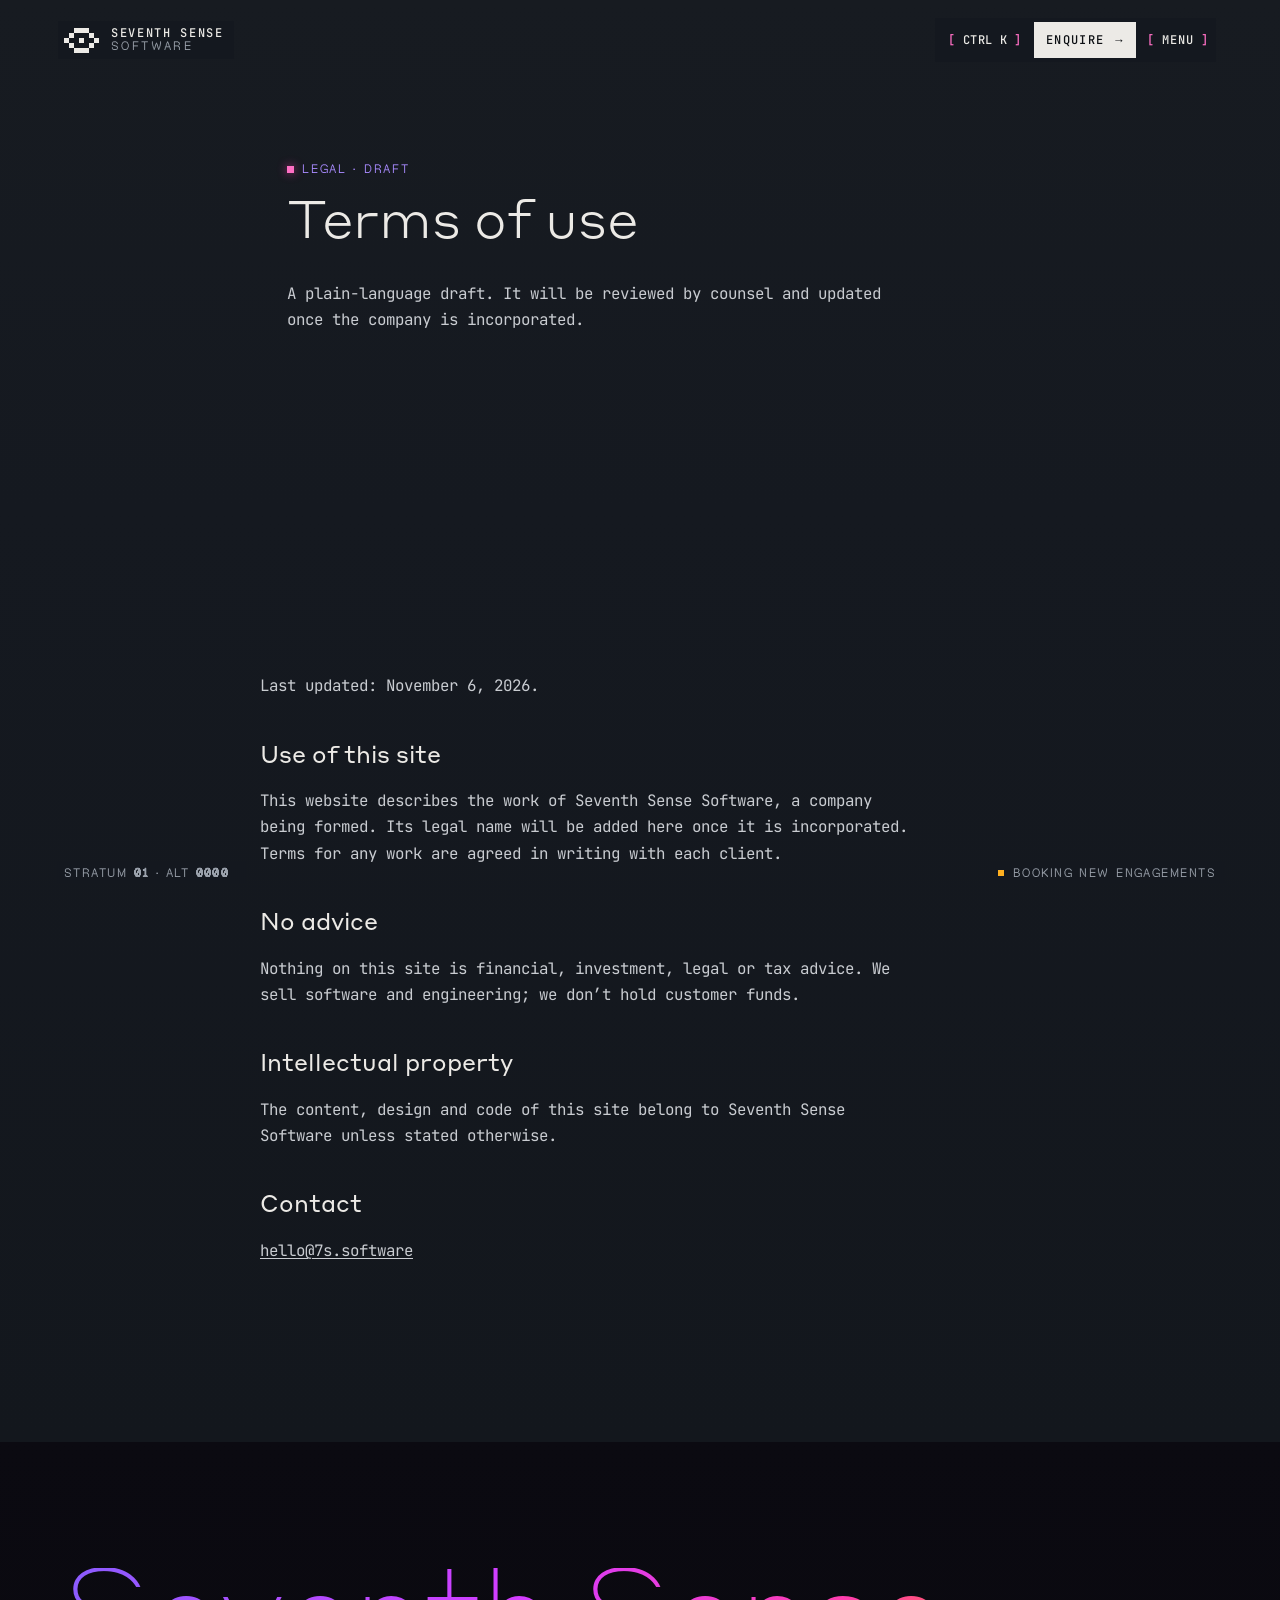
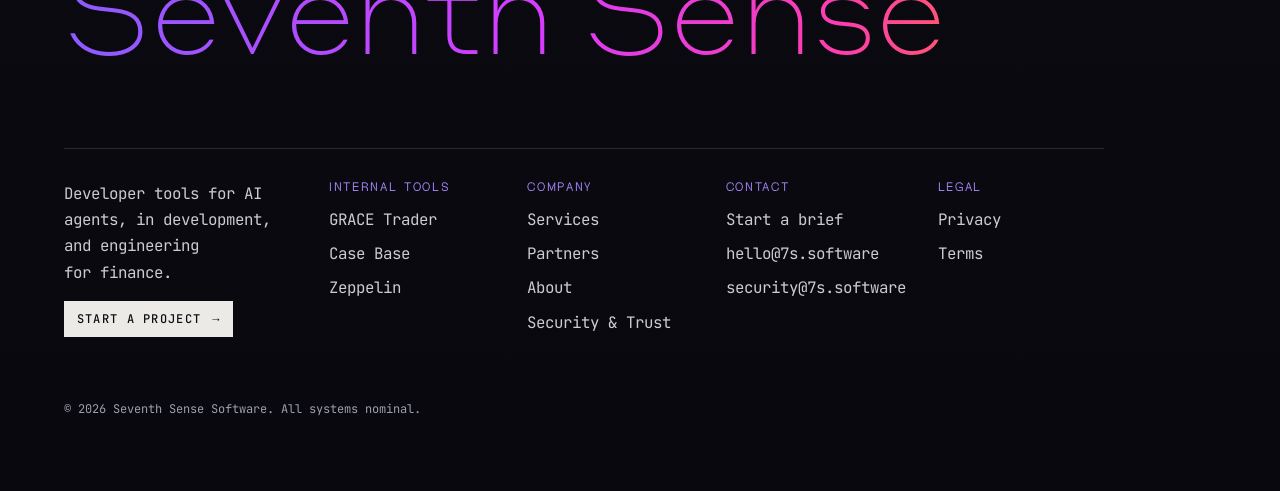
<file: terms.html>
<!doctype html>
<html lang="en">
<head>
<meta charset="utf-8">
<meta name="viewport" content="width=device-width, initial-scale=1, viewport-fit=cover">
<title>Terms of use — Seventh Sense Software</title>
<meta name="description" content="The terms of use for 7s.software, the website of Seventh Sense Software: how the site may be used, intellectual property, and how to reach us.">
<meta name="robots" content="noindex">
<link rel="canonical" href="https://7s.software/terms">
<meta name="theme-color" content="#171B21">
<link rel="icon" href="/favicon.svg" type="image/svg+xml">
<link rel="apple-touch-icon" href="/apple-touch-icon.png">
<link rel="manifest" href="/site.webmanifest">
<meta property="og:type" content="website">
<meta property="og:site_name" content="Seventh Sense Software">
<meta name="twitter:card" content="summary_large_image">
<link rel="preload" href="/assets/StyreneA-Light-CDtqHJvh.otf" as="font" type="font/otf" crossorigin>
<script>
/* Before first paint, and deliberately not in the module: a returning
   visitor who chose deep space must not see a milk page first, and the
   intro must not flash the page it is about to reveal. If the module
   never runs, .js and .intro come off again so nothing stays hidden. */
(function () {
  var r = document.documentElement
  try { if (localStorage.getItem('ss-theme') === 'dark') r.dataset.theme = 'dark' } catch (e) {}
  r.classList.add('js')
  /* the home page opens with the intro: hold the chrome until the field
     shows it. Never for reduced motion, a deep link, or ?static */
  var home = /^\/(index(\.html)?)?$/.test(location.pathname)
  if (home && !location.hash && !/[?&]static/.test(location.search) &&
      !matchMedia('(prefers-reduced-motion: reduce)').matches) r.classList.add('intro')
  /* arriving through the iris: hold the page until the field opens it */
  try {
    if (sessionStorage.getItem('ss-iris') === '1' && !r.classList.contains('intro')) r.classList.add('iris-in')
    sessionStorage.removeItem('ss-iris')
  } catch (e) {}
  setTimeout(function () { r.classList.remove('iris-in') }, 2500)
  setTimeout(function () { if (!r.dataset.booted) r.classList.remove('js', 'intro', 'iris-in') }, 4000)
  setTimeout(function () { if (r.dataset.intro !== 'on') r.classList.remove('intro') }, 3500)
})()
</script>

<meta property="og:image" content="https://7s.software/og/home.png">
<meta property="og:image:width" content="1200">
<meta property="og:image:height" content="630">
<meta name="twitter:image" content="https://7s.software/og/home.png">
  <script type="module" crossorigin src="/assets/config-BfOEjthh.js"></script>
  <script type="module" crossorigin src="/assets/main-CDw6GqeU.js"></script>
  <link rel="stylesheet" crossorigin href="/assets/main-CPRaG03i.css">
</head>
<body data-page="terms">

<canvas class="field" aria-hidden="true"></canvas>
<a class="skip" href="#main">Skip to content</a>

<header class="top">
  <a class="brand" href="/" aria-label="Seventh Sense Software, home" data-ss-mask>
    <svg class="brand__mark" viewBox="0 0 7 5" aria-hidden="true" shape-rendering="crispEdges"><path class="brand__lids" fill="currentColor" d="M2 0h3v1H2zM1 1h1v1H1zM5 1h1v1H5zM0 2h1v1H0zM6 2h1v1H6zM1 3h1v1H1zM5 3h1v1H5zM2 4h3v1H2z"/><rect class="brand__pupil" x="3" y="2" width="1" height="1" fill="currentColor"/></svg>
    <span class="brand__name">Seventh Sense<span>Software</span></span>
  </a>
  <div class="top__actions" data-ss-mask>
    <button class="palette-btn btn-bracket" type="button" aria-haspopup="dialog" aria-keyshortcuts="Meta+K Control+K /"><span class="br" aria-hidden="true">[</span><span class="palette-btn__k">⌘K</span><span class="sr-only">Command palette</span><span class="br" aria-hidden="true">]</span></button>
    <a class="btn btn--small" href="/contact" data-ss-attract><span>Enquire</span><span class="btn__arrow" aria-hidden="true">→</span></a>
    <button class="menu-btn btn-bracket" type="button" aria-expanded="false" aria-controls="menu"><span class="br" aria-hidden="true">[</span>Menu<span class="br" aria-hidden="true">]</span></button>
    <a class="menu-fallback btn-bracket" href="#sitemap"><span class="br" aria-hidden="true">[</span>Menu<span class="br" aria-hidden="true">]</span></a>
  </div>
</header>

<nav class="alt" aria-label="Sections on this page" data-ss-mask></nav>

<div class="menu" id="menu" hidden>
  <div class="menu__bar">
    <a class="menu__home" href="/" data-page="home"><span aria-hidden="true">◇</span> Home</a>
    <button class="menu__close btn-bracket" type="button"><span class="br" aria-hidden="true">[</span>Close<span class="br" aria-hidden="true">]</span></button>
  </div>
  <nav class="menu__wheel" aria-label="Site">
    <ol class="menu__nodes">
      <li><a href="/grace" data-page="grace"><span class="menu__dot" aria-hidden="true"></span><span class="menu__n">01</span><span class="menu__t">GRACE Trader</span><span class="menu__d">Internal, in development</span></a></li>
      <li><a href="/case-base" data-page="case-base"><span class="menu__dot" aria-hidden="true"></span><span class="menu__n">02</span><span class="menu__t">Case Base</span><span class="menu__d">In beta, on request</span></a></li>
      <li><a href="/zeppelin" data-page="zeppelin"><span class="menu__dot" aria-hidden="true"></span><span class="menu__n">03</span><span class="menu__t">Zeppelin</span><span class="menu__d">Internal, in development</span></a></li>
      <li><a href="/services" data-page="services"><span class="menu__dot" aria-hidden="true"></span><span class="menu__n">04</span><span class="menu__t">Services</span><span class="menu__d">Prices on request</span></a></li>
      <li><a href="/partners" data-page="partners"><span class="menu__dot" aria-hidden="true"></span><span class="menu__n">05</span><span class="menu__t">Partners</span><span class="menu__d">Build with us</span></a></li>
      <li><a href="/about" data-page="about"><span class="menu__dot" aria-hidden="true"></span><span class="menu__n">06</span><span class="menu__t">About</span><span class="menu__d">Engineered perception</span></a></li>
      <li><a href="/security" data-page="security"><span class="menu__dot" aria-hidden="true"></span><span class="menu__n">07</span><span class="menu__t">Security</span><span class="menu__d">Stated plainly</span></a></li>
    </ol>
    <a class="menu__core" href="/contact" data-page="contact"><pre class="menu__eye" aria-hidden="true">--***--
-*---*-
*--*--*
-*---*-
--***--</pre><span class="menu__t">Start a brief</span><span class="menu__d">The centre of everything</span></a>
  </nav>
  <p class="menu__foot"><a href="mailto:hello@7s.software">hello@7s.software</a><span aria-hidden="true">·</span><span>Press ⌘K for commands</span></p>
</div>

<p class="hud" aria-hidden="true" data-ss-mask><span class="hud__alt">Stratum <b data-hud="stratum">01</b> · Alt <b data-hud="alt">0000</b></span> <span class="hud__msg" data-hud="msg"></span></p>
<p class="status" data-ss-mask><span class="status__dot" aria-hidden="true"></span>Booking new engagements</p>


<main id="main">
  <section id="top" class="section page-hero page-hero--short" data-ss-state="ground" data-ss-tone="dark">
    <div class="wrap">
      <p class="eyebrow">Legal · Draft</p>
      <h1 class="display-xl">Terms of use</h1>
      <p class="prose">A plain-language draft. It will be reviewed by counsel and updated once the company is&nbsp;incorporated.</p>
    </div>
  </section>
  <section class="section" data-ss-state="signal" data-ss-tone="dark">
    <div class="wrap legal">
      <p>Last updated: November 6, 2026.</p>
      <h2>Use of this site</h2>
      <p>This website describes the work of Seventh Sense Software, a company being formed. Its legal name will be added here once it is incorporated. Terms for any work are agreed in writing with each client.</p>
      <h2>No advice</h2>
      <p>Nothing on this site is financial, investment, legal or tax advice. We sell software and engineering; we don’t hold customer funds.</p>
      <h2>Intellectual property</h2>
      <p>The content, design and code of this site belong to Seventh Sense Software unless stated otherwise.</p>
      <h2>Contact</h2>
      <p><a href="mailto:hello@7s.software">hello@7s.software</a></p>
    </div>
  </section>
</main>

<footer class="foot" data-ss-state="void" data-ss-tone="dark" id="sitemap" data-ss-runes="the seventh sense was always here">
  <div class="wrap">
    <p class="wordmark" aria-hidden="true">Seventh Sense</p>
    <nav class="foot__cols" aria-label="Site map">
      <div class="foot__brand">
        <p class="foot__tag">Developer tools for AI agents, in development, and engineering for&nbsp;finance.</p>
        <a class="btn btn--small" href="/contact" data-ss-attract><span>Start a project</span><span class="btn__arrow" aria-hidden="true">→</span></a>
      </div>
      <div>
        <h2 class="foot__h">Internal tools</h2>
        <ul><li><a href="/grace">GRACE Trader</a></li><li><a href="/case-base">Case Base</a></li><li><a href="/zeppelin">Zeppelin</a></li></ul>
      </div>
      <div>
        <h2 class="foot__h">Company</h2>
        <ul><li><a href="/services">Services</a></li><li><a href="/partners">Partners</a></li><li><a href="/about">About</a></li><li><a href="/security">Security &amp; Trust</a></li></ul>
      </div>
      <div>
        <h2 class="foot__h">Contact</h2>
        <ul><li><a href="/contact">Start a brief</a></li><li><a href="mailto:hello@7s.software">hello@7s.software</a></li><li><a href="mailto:security@7s.software">security@7s.software</a></li></ul>
      </div>
      <div>
        <h2 class="foot__h">Legal</h2>
        <ul><li><a href="/privacy">Privacy</a></li><li><a href="/terms">Terms</a></li></ul>
      </div>
    </nav>
    <div class="foot__base">
      <span>© 2026 Seventh Sense Software. All systems nominal.</span>
    </div>
  </div>
</footer>


</body>
</html>
</file>
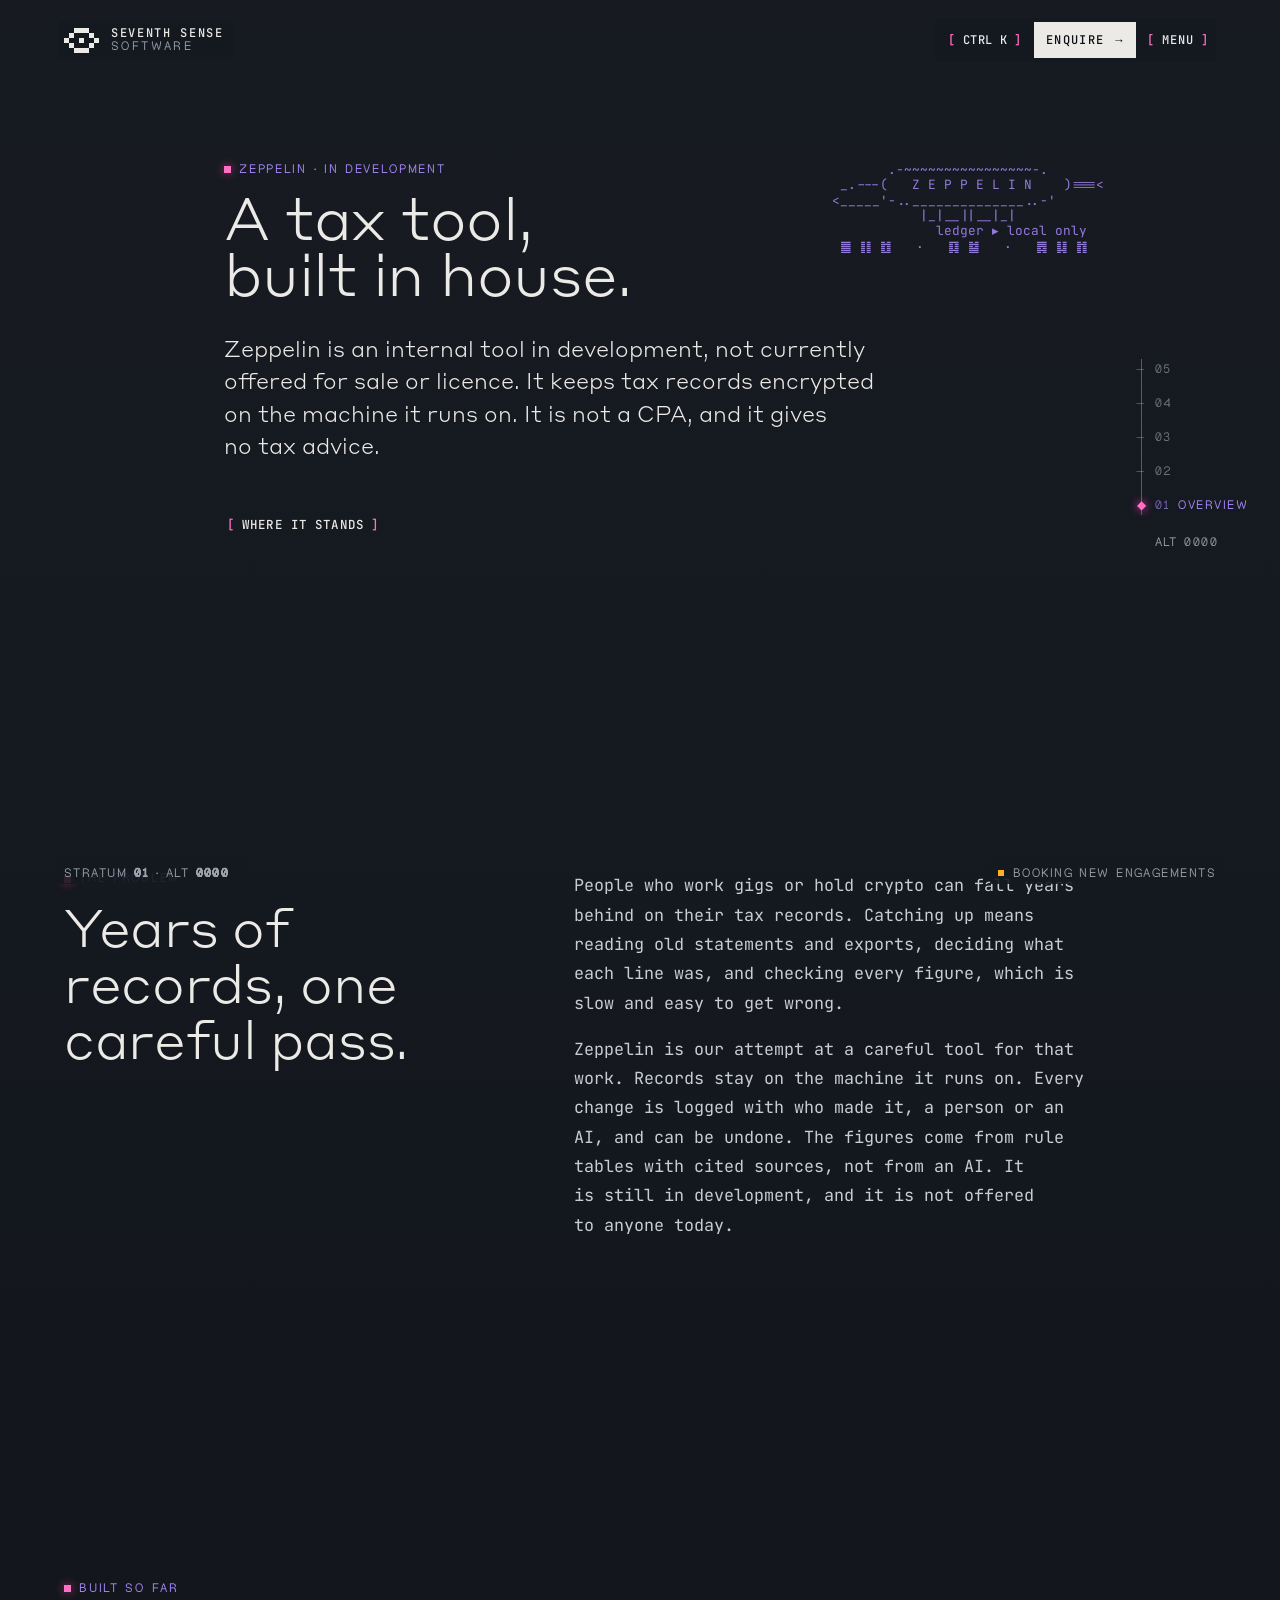
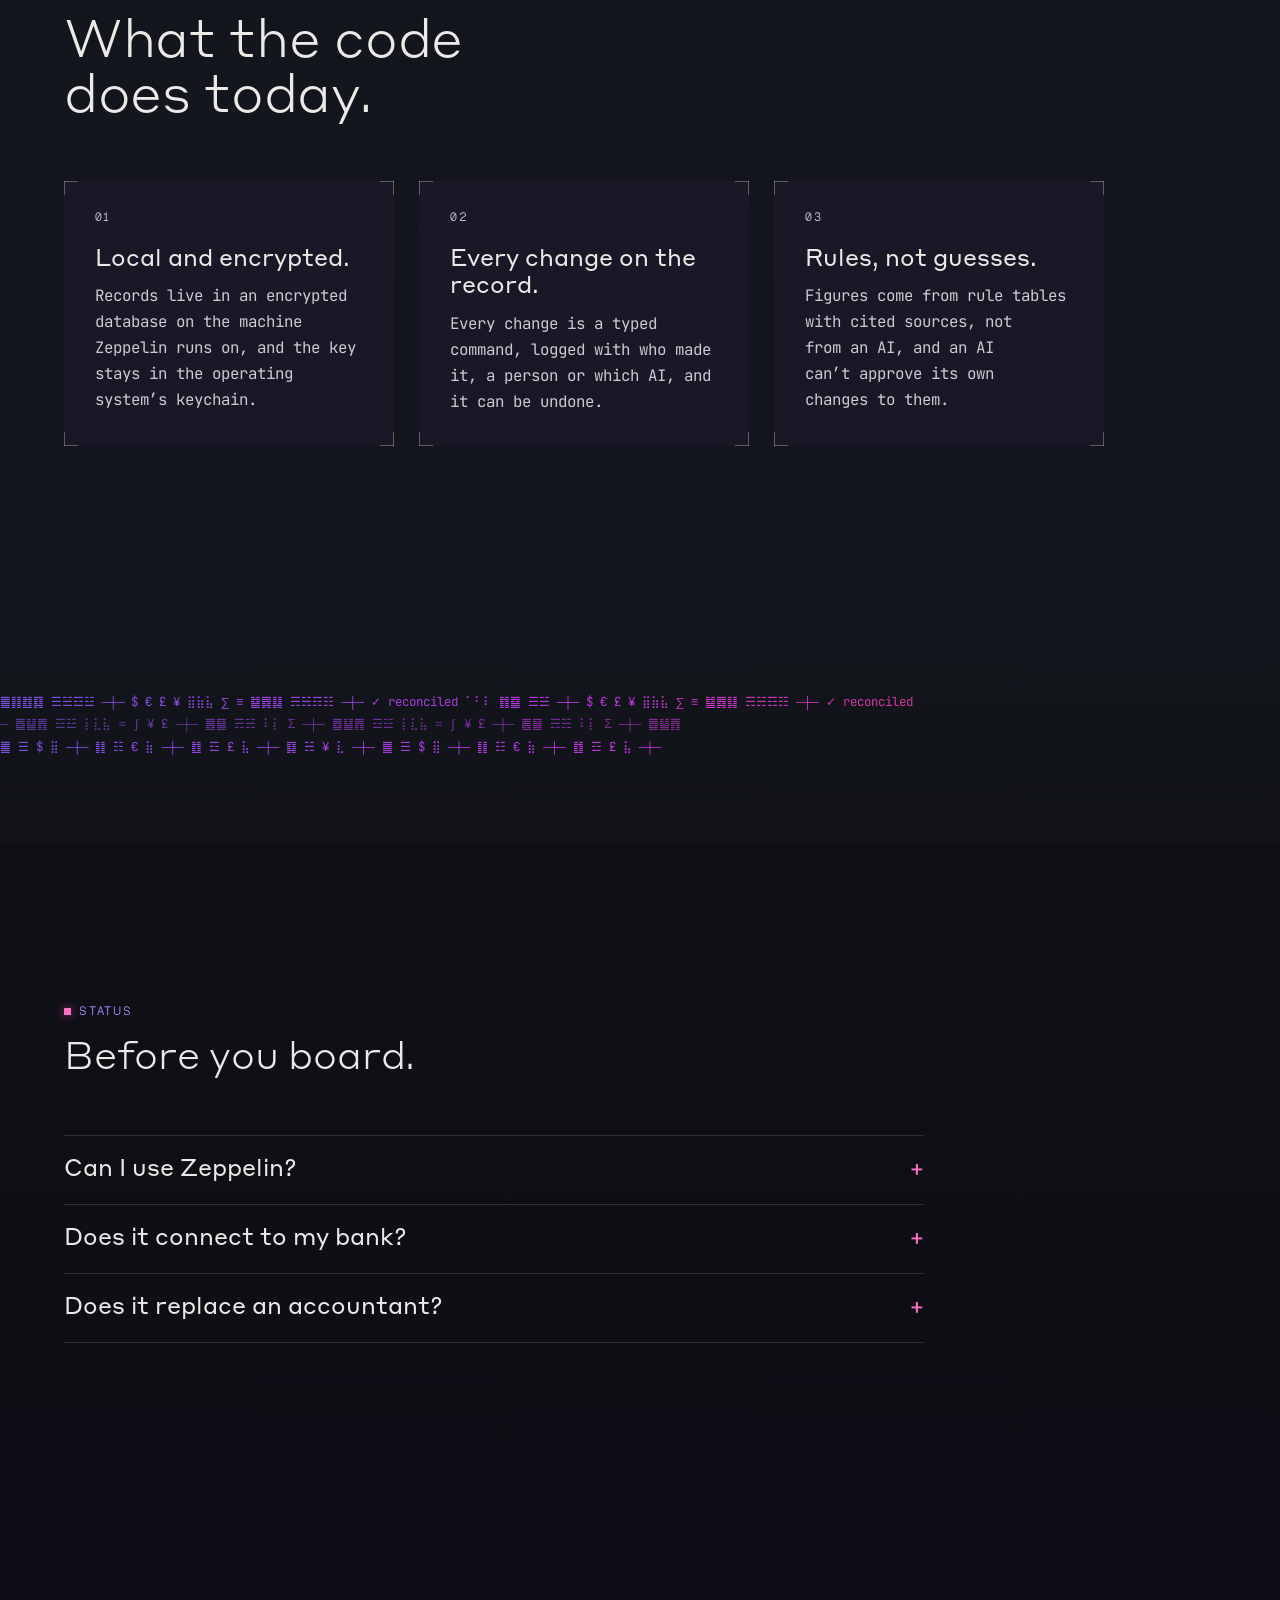
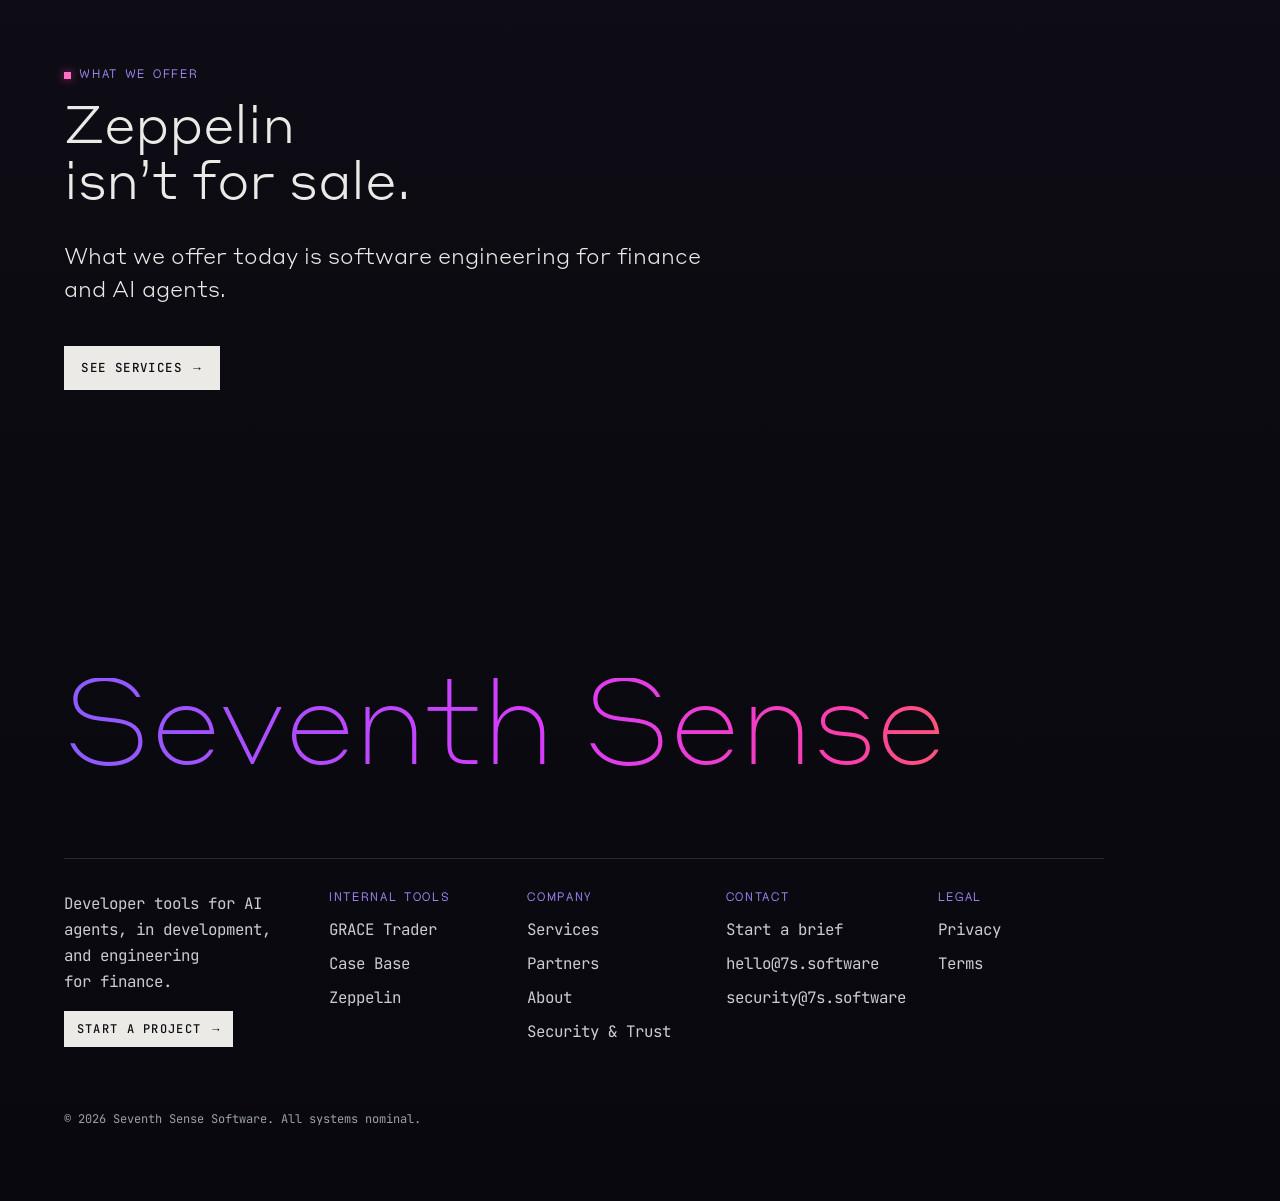
<file: zeppelin.html>
<!doctype html>
<html lang="en">
<head>
<meta charset="utf-8">
<meta name="viewport" content="width=device-width, initial-scale=1, viewport-fit=cover">
<title>Zeppelin — internal tax tool in development</title>
<meta name="description" content="Zeppelin is a local-first tax tool Seventh Sense is building in house. It is an internal tool in development, not offered for sale or licence.">
<link rel="canonical" href="https://7s.software/zeppelin">
<meta name="theme-color" content="#171B21">
<link rel="icon" href="/favicon.svg" type="image/svg+xml">
<link rel="apple-touch-icon" href="/apple-touch-icon.png">
<link rel="manifest" href="/site.webmanifest">
<meta property="og:type" content="website">
<meta property="og:site_name" content="Seventh Sense Software">
<meta name="twitter:card" content="summary_large_image">
<link rel="preload" href="/assets/StyreneA-Light-CDtqHJvh.otf" as="font" type="font/otf" crossorigin>
<script>
/* Before first paint, and deliberately not in the module: a returning
   visitor who chose deep space must not see a milk page first, and the
   intro must not flash the page it is about to reveal. If the module
   never runs, .js and .intro come off again so nothing stays hidden. */
(function () {
  var r = document.documentElement
  try { if (localStorage.getItem('ss-theme') === 'dark') r.dataset.theme = 'dark' } catch (e) {}
  r.classList.add('js')
  /* the home page opens with the intro: hold the chrome until the field
     shows it. Never for reduced motion, a deep link, or ?static */
  var home = /^\/(index(\.html)?)?$/.test(location.pathname)
  if (home && !location.hash && !/[?&]static/.test(location.search) &&
      !matchMedia('(prefers-reduced-motion: reduce)').matches) r.classList.add('intro')
  /* arriving through the iris: hold the page until the field opens it */
  try {
    if (sessionStorage.getItem('ss-iris') === '1' && !r.classList.contains('intro')) r.classList.add('iris-in')
    sessionStorage.removeItem('ss-iris')
  } catch (e) {}
  setTimeout(function () { r.classList.remove('iris-in') }, 2500)
  setTimeout(function () { if (!r.dataset.booted) r.classList.remove('js', 'intro', 'iris-in') }, 4000)
  setTimeout(function () { if (r.dataset.intro !== 'on') r.classList.remove('intro') }, 3500)
})()
</script>

<meta property="og:title" content="Zeppelin — in development at Seventh Sense">
<meta property="og:description" content="A local-first tax tool in development at Seventh Sense Software. Not currently offered for sale or licence.">
<meta property="og:url" content="https://7s.software/zeppelin">
<script type="application/ld+json">
{"@context":"https://schema.org","@type":"WebPage","name":"Zeppelin","description":"A local-first tax tool in development. Not currently offered for sale or licence.","url":"https://7s.software/zeppelin","publisher":{"@type":"Organization","name":"Seventh Sense Software","url":"https://7s.software/"}}
</script>
<meta property="og:image" content="https://7s.software/og/zeppelin.png">
<meta property="og:image:width" content="1200">
<meta property="og:image:height" content="630">
<meta name="twitter:image" content="https://7s.software/og/zeppelin.png">
  <script type="module" crossorigin src="/assets/config-BfOEjthh.js"></script>
  <script type="module" crossorigin src="/assets/main-CDw6GqeU.js"></script>
  <link rel="stylesheet" crossorigin href="/assets/main-CPRaG03i.css">
</head>
<body data-page="zeppelin">

<canvas class="field" aria-hidden="true"></canvas>
<a class="skip" href="#main">Skip to content</a>

<header class="top">
  <a class="brand" href="/" aria-label="Seventh Sense Software, home" data-ss-mask>
    <svg class="brand__mark" viewBox="0 0 7 5" aria-hidden="true" shape-rendering="crispEdges"><path class="brand__lids" fill="currentColor" d="M2 0h3v1H2zM1 1h1v1H1zM5 1h1v1H5zM0 2h1v1H0zM6 2h1v1H6zM1 3h1v1H1zM5 3h1v1H5zM2 4h3v1H2z"/><rect class="brand__pupil" x="3" y="2" width="1" height="1" fill="currentColor"/></svg>
    <span class="brand__name">Seventh Sense<span>Software</span></span>
  </a>
  <div class="top__actions" data-ss-mask>
    <button class="palette-btn btn-bracket" type="button" aria-haspopup="dialog" aria-keyshortcuts="Meta+K Control+K /"><span class="br" aria-hidden="true">[</span><span class="palette-btn__k">⌘K</span><span class="sr-only">Command palette</span><span class="br" aria-hidden="true">]</span></button>
    <a class="btn btn--small" href="/contact" data-ss-attract><span>Enquire</span><span class="btn__arrow" aria-hidden="true">→</span></a>
    <button class="menu-btn btn-bracket" type="button" aria-expanded="false" aria-controls="menu"><span class="br" aria-hidden="true">[</span>Menu<span class="br" aria-hidden="true">]</span></button>
    <a class="menu-fallback btn-bracket" href="#sitemap"><span class="br" aria-hidden="true">[</span>Menu<span class="br" aria-hidden="true">]</span></a>
  </div>
</header>

<nav class="alt" aria-label="Sections on this page" data-ss-mask></nav>

<div class="menu" id="menu" hidden>
  <div class="menu__bar">
    <a class="menu__home" href="/" data-page="home"><span aria-hidden="true">◇</span> Home</a>
    <button class="menu__close btn-bracket" type="button"><span class="br" aria-hidden="true">[</span>Close<span class="br" aria-hidden="true">]</span></button>
  </div>
  <nav class="menu__wheel" aria-label="Site">
    <ol class="menu__nodes">
      <li><a href="/grace" data-page="grace"><span class="menu__dot" aria-hidden="true"></span><span class="menu__n">01</span><span class="menu__t">GRACE Trader</span><span class="menu__d">Internal, in development</span></a></li>
      <li><a href="/case-base" data-page="case-base"><span class="menu__dot" aria-hidden="true"></span><span class="menu__n">02</span><span class="menu__t">Case Base</span><span class="menu__d">In beta, on request</span></a></li>
      <li><a href="/zeppelin" data-page="zeppelin"><span class="menu__dot" aria-hidden="true"></span><span class="menu__n">03</span><span class="menu__t">Zeppelin</span><span class="menu__d">Internal, in development</span></a></li>
      <li><a href="/services" data-page="services"><span class="menu__dot" aria-hidden="true"></span><span class="menu__n">04</span><span class="menu__t">Services</span><span class="menu__d">Prices on request</span></a></li>
      <li><a href="/partners" data-page="partners"><span class="menu__dot" aria-hidden="true"></span><span class="menu__n">05</span><span class="menu__t">Partners</span><span class="menu__d">Build with us</span></a></li>
      <li><a href="/about" data-page="about"><span class="menu__dot" aria-hidden="true"></span><span class="menu__n">06</span><span class="menu__t">About</span><span class="menu__d">Engineered perception</span></a></li>
      <li><a href="/security" data-page="security"><span class="menu__dot" aria-hidden="true"></span><span class="menu__n">07</span><span class="menu__t">Security</span><span class="menu__d">Stated plainly</span></a></li>
    </ol>
    <a class="menu__core" href="/contact" data-page="contact"><pre class="menu__eye" aria-hidden="true">--***--
-*---*-
*--*--*
-*---*-
--***--</pre><span class="menu__t">Start a brief</span><span class="menu__d">The centre of everything</span></a>
  </nav>
  <p class="menu__foot"><a href="mailto:hello@7s.software">hello@7s.software</a><span aria-hidden="true">·</span><span>Press ⌘K for commands</span></p>
</div>

<p class="hud" aria-hidden="true" data-ss-mask><span class="hud__alt">Stratum <b data-hud="stratum">01</b> · Alt <b data-hud="alt">0000</b></span> <span class="hud__msg" data-hud="msg"></span></p>
<p class="status" data-ss-mask><span class="status__dot" aria-hidden="true"></span>Booking new engagements</p>


<main id="main">

  <section id="overview" class="section page-hero" data-ss-state="zeppelin" data-ss-tone="dark" data-nav="Overview" data-ss-runes="records kept close">
    <div class="wrap">
      <p class="eyebrow">Zeppelin · In development</p>
      <h1 class="display-hero">A tax tool, built in&nbsp;house.</h1>
      <p class="lede">Zeppelin is an internal tool in development, not currently offered for sale or licence. It keeps tax records encrypted on the machine it runs on. It is not a CPA, and it gives no tax&nbsp;advice.</p>
      <div class="actions">
        <a class="btn-bracket" href="#faq"><span class="br" aria-hidden="true">[</span>Where it stands<span class="br" aria-hidden="true">]</span></a>
      </div>
    </div>
    <pre class="page-hero__emblem" aria-hidden="true">              .-~~~~~~~~~~~~~~~~-.
        _.---(   Z E P P E L I N    )===&lt;
       &lt;_____'-..______________..-'
                  |_|__||__|_|
                    ledger ▸ local only
        ䷀ ䷁ ䷂   ·   ䷃ ䷄   ·   ䷅ ䷆ ䷇</pre>
      <div class="page-hero__mark" data-ss-mark aria-hidden="true"></div>
  </section>

  <section id="problem" class="section" data-ss-state="signal" data-ss-tone="dark" data-nav="Problem" aria-labelledby="problem-h" data-ss-runes="years in one pass">
    <div class="wrap split">
      <div>
        <p class="eyebrow">The problem</p>
        <h2 id="problem-h" class="display-xl">Years of records, one careful&nbsp;pass.</h2>
      </div>
      <div class="longform">
        <p>People who work gigs or hold crypto can fall years behind on their tax records. Catching up means reading old statements and exports, deciding what each line was, and checking every figure, which is slow and easy to get&nbsp;wrong.</p>
        <p>Zeppelin is our attempt at a careful tool for that work. Records stay on the machine it runs on. Every change is logged with who made it, a person or an AI, and can be undone. The figures come from rule tables with cited sources, not from an AI. It is still in development, and it is not offered to anyone&nbsp;today.</p>
      </div>
    </div>
  </section>

  <section id="features" class="section" data-ss-state="lattice" data-ss-tone="dark" data-nav="Built so far" aria-labelledby="features-h" data-ss-runes="every change on the record">
    <div class="wrap">
      <p class="eyebrow">Built so far</p>
      <h2 id="features-h" class="display-xl">What the code does&nbsp;today.</h2>
      <div class="grid grid--3">
        <article class="card" data-ss-frame><p class="card__label">01</p><h3>Local and encrypted.</h3><p>Records live in an encrypted database on the machine Zeppelin runs on, and the key stays in the operating system’s&nbsp;keychain.</p></article>
        <article class="card" data-ss-frame><p class="card__label">02</p><h3>Every change on the record.</h3><p>Every change is a typed command, logged with who made it, a person or which AI, and it can be&nbsp;undone.</p></article>
        <article class="card" data-ss-frame><p class="card__label">03</p><h3>Rules, not guesses.</h3><p>Figures come from rule tables with cited sources, not from an AI, and an AI can’t approve its own changes to&nbsp;them.</p></article>
      </div>
    </div>
  </section>

  <div class="membrane" data-ss-state="membrane" data-ss-tone="dark" aria-hidden="true" data-ss-runes="beyond the sixth sense"><span>䷀䷁䷂䷃ ☰☱☲☳ ─┼─ $ € £ ¥ ⣿⣷⣧ ∑ ≡ ䷄䷅䷆ ☴☵☶☷ ─┼─ ✓ reconciled ⠁⠃⠇ ䷇䷈ ☰☱ ─┼─ $ € £ ¥ ⣿⣷⣧ ∑ ≡ ䷄䷅䷆ ☴☵☶☷ ─┼─ ✓ reconciled</span><span>─┼─ ䷉䷊䷋ ☲☳ ⡇⣇⣧ ≈ ∫ ¥ £ ─┼─ ䷌䷍ ☴☵ ⠇⡇ Σ ─┼─ ䷉䷊䷋ ☲☳ ⡇⣇⣧ ≈ ∫ ¥ £ ─┼─ ䷌䷍ ☴☵ ⠇⡇ Σ ─┼─ ䷉䷊䷋</span><span>䷀ ☰ $ ⣿ ─┼─ ䷁ ☷ € ⣷ ─┼─ ䷂ ☲ £ ⣧ ─┼─ ䷃ ☵ ¥ ⣇ ─┼─ ䷀ ☰ $ ⣿ ─┼─ ䷁ ☷ € ⣷ ─┼─ ䷂ ☲ £ ⣧ ─┼─</span></div>

  <section id="faq" class="section" data-ss-state="orbit" data-ss-tone="dark" data-nav="Status" aria-labelledby="faq-h" data-ss-runes="before you board">
    <div class="wrap">
      <p class="eyebrow">Status</p>
      <h2 id="faq-h" class="display-l">Before you board.</h2>
      <div class="faq">
        <details><summary>Can I use Zeppelin?</summary><p>Not today. Zeppelin is an internal tool in development and is not offered for sale or licence. If that changes, this page will say so first, with the terms and what the tool can and can’t&nbsp;do.</p></details>
        <details><summary>Does it connect to my bank?</summary><p>No. Zeppelin doesn’t connect to bank, card or exchange accounts. Records come from files imported by hand, and they stay on the machine it runs on. Nothing is synced to us, and an AI sees transaction details only if the user allows&nbsp;it.</p></details>
        <details><summary>Does it replace an accountant?</summary><p>No. Zeppelin is not a CPA and gives no tax, legal or financial advice. It is software in development, and anything unusual belongs with a qualified tax&nbsp;professional.</p></details>
      </div>
    </div>
  </section>

  <section id="next" class="section cta" data-ss-state="ascension" data-ss-tone="dark" data-nav="What we offer" aria-labelledby="next-h" data-ss-runes="see what we offer">
    <div class="wrap">
      <p class="eyebrow">What we offer</p>
      <h2 id="next-h" class="display-xl">Zeppelin isn’t for&nbsp;sale.</h2>
      <p class="lede">What we offer today is software engineering for finance and AI&nbsp;agents.</p>
      <div class="actions">
        <a class="btn" href="/services" data-ss-attract><span>See services</span><span class="btn__arrow" aria-hidden="true">→</span></a>
      </div>
    </div>
  </section>

</main>

<footer class="foot" data-ss-state="void" data-ss-tone="dark" id="sitemap" data-ss-runes="the seventh sense was always here">
  <div class="wrap">
    <p class="wordmark" aria-hidden="true">Seventh Sense</p>
    <nav class="foot__cols" aria-label="Site map">
      <div class="foot__brand">
        <p class="foot__tag">Developer tools for AI agents, in development, and engineering for&nbsp;finance.</p>
        <a class="btn btn--small" href="/contact" data-ss-attract><span>Start a project</span><span class="btn__arrow" aria-hidden="true">→</span></a>
      </div>
      <div>
        <h2 class="foot__h">Internal tools</h2>
        <ul><li><a href="/grace">GRACE Trader</a></li><li><a href="/case-base">Case Base</a></li><li><a href="/zeppelin">Zeppelin</a></li></ul>
      </div>
      <div>
        <h2 class="foot__h">Company</h2>
        <ul><li><a href="/services">Services</a></li><li><a href="/partners">Partners</a></li><li><a href="/about">About</a></li><li><a href="/security">Security &amp; Trust</a></li></ul>
      </div>
      <div>
        <h2 class="foot__h">Contact</h2>
        <ul><li><a href="/contact">Start a brief</a></li><li><a href="mailto:hello@7s.software">hello@7s.software</a></li><li><a href="mailto:security@7s.software">security@7s.software</a></li></ul>
      </div>
      <div>
        <h2 class="foot__h">Legal</h2>
        <ul><li><a href="/privacy">Privacy</a></li><li><a href="/terms">Terms</a></li></ul>
      </div>
    </nav>
    <div class="foot__base">
      <span>© 2026 Seventh Sense Software. All systems nominal.</span>
    </div>
  </div>
</footer>


</body>
</html>
</file>
<file: assets/main-CPRaG03i.css>
@font-face{font-family:JetBrains Mono;font-style:normal;font-display:swap;font-weight:400;src:url(/assets/jetbrains-mono-latin-400-normal-V6pRDFza.woff2)format("woff2"),url(/assets/jetbrains-mono-latin-400-normal-6-qcROiO.woff)format("woff")}@font-face{font-family:JetBrains Mono;font-style:normal;font-display:swap;font-weight:500;src:url(/assets/jetbrains-mono-latin-500-normal-BWZEU5yA.woff2)format("woff2"),url(/assets/jetbrains-mono-latin-500-normal-CJOVTJB7.woff)format("woff")}@font-face{font-family:JetBrains Mono;font-style:normal;font-display:swap;font-weight:400;src:url(/assets/jetbrains-mono-latin-ext-400-normal-Bc8Ftmh3.woff2)format("woff2"),url(/assets/jetbrains-mono-latin-ext-400-normal-fXTG6kC5.woff)format("woff")}@font-face{font-family:Geist Pixel;font-style:normal;font-display:swap;font-weight:400;src:url(/assets/geist-pixel-latin-400-normal-CZH99LhH.woff2)format("woff2"),url(/assets/geist-pixel-latin-400-normal-Df5xozDi.woff)format("woff")}@font-face{font-family:Styrene A;src:url(/assets/StyreneA-Thin-Ci5I5txx.otf)format("opentype");font-weight:100;font-style:normal;font-display:swap}@font-face{font-family:Styrene A;src:url(/assets/StyreneA-Light-CDtqHJvh.otf)format("opentype");font-weight:300;font-style:normal;font-display:swap}@font-face{font-family:Styrene A;src:url(/assets/StyreneA-Regular-BPtTho4G.otf)format("opentype");font-weight:400;font-style:normal;font-display:swap}@font-face{font-family:Styrene A;src:url(/assets/StyreneA-Medium-lm2tf3NG.otf)format("opentype");font-weight:500;font-style:normal;font-display:swap}:root{--milk:#f4f2ee;--milk-2:#eeece8;--mist:#e4e2de;--fog:#d3d3d5;--slate-300:#b9bdc3;--slate-400:#8a9099;--slate-500:#5e6570;--slate-600:#434a54;--slate-700:#2c323a;--slate-750:#262b32;--slate-800:#1d2229;--slate-900:#151920;--deep:#0c0f13;--violet:#8b5cff;--violet-deep:#5427d6;--magenta:#d63cff;--magenta-deep:#8e1aae;--pink:#ff3dae;--pink-deep:#b0127a;--amber:#ffb020;--amber-deep:#8a5a00;--orange:#ff7a1a;--orange-deep:#a64300;--neon:linear-gradient(90deg, var(--violet), var(--magenta) 45%, var(--pink) 75%, var(--orange));--paper:#171b21;--ink:#14181d;--ink-2:#2e343c;--ink-3:#4e5560;--accent:var(--violet-deep);--accent-2:var(--pink-deep);--rule:#14181d29;--rule-strong:#14181d57;--wash:#8b5cff09;--glass:color-mix(in oklab, var(--paper) 82%, transparent);--f-display:"Styrene A", ui-sans-serif, system-ui, sans-serif;--f-mono:"JetBrains Mono", ui-monospace, "SF Mono", Menlo, monospace;--f-pixel:"Geist Pixel", "JetBrains Mono", ui-monospace, monospace;--f-body:var(--f-mono);--text-hero:clamp(2rem, 4.6vw, 4.8rem);--text-display:clamp(1.8rem, 4.1vw, 4rem);--text-quote:clamp(1.85rem, 3.2vw, 3rem);--text-title:clamp(1.75rem, 3vw, 2.8rem);--text-lede:clamp(1.15rem, 1rem + .45vw, 1.45rem);--text-heading:clamp(1.25rem, 1.1rem + .42vw, 1.55rem);--text-subhead:1.08rem;--track-hero:-.012em;--track-display:-.006em;--track-text:0;--text-body:clamp(.9rem, .86rem + .16vw, 1rem);--text-ui:.78rem;--text-caption:.75rem;--text-label:.75rem;--track-label:.14em;--track-wide:.04em;--alt-w:112px;--gutter:max(clamp(20px, 5vw, 76px), env(safe-area-inset-left,0px), env(safe-area-inset-right,0px));--section:clamp(112px, 18vh, 220px);--wrap:1180px;--ease:cubic-bezier(.22, .8, .24, 1);--ease-out:cubic-bezier(.16, 1, .3, 1);--lightningcss-light: ;--lightningcss-dark:initial;color-scheme:dark}[data-ss-tone=dark],:root[data-theme=dark] [data-ss-state],:root[data-chrome=dark] :is(.top,.alt,.hud,.status),:root[data-theme=dark] :is(.top,.alt,.hud,.status),.menu,.palette{--ink:#eceae6;--ink-2:#c9ccd1;--ink-3:#9aa1ab;--accent:#a98bff;--accent-2:#ff6fc4;--rule:#eceae624;--rule-strong:#eceae652;--wash:#d63cff0b;--glass:color-mix(in oklab, var(--slate-900) 90%, transparent);--lightningcss-light: ;--lightningcss-dark:initial;color-scheme:dark}[data-ss-state=ground],:is([data-ss-state=grace],[data-ss-state=casebase],[data-ss-state=zeppelin],[data-ss-state=services],[data-ss-state=partners],[data-ss-state=about],[data-ss-state=security]){--s-top:#171b21;--s-bot:#151920}[data-ss-state=signal]{--s-top:#151920;--s-bot:#13171d}[data-ss-state=lattice]{--s-top:#13171d;--s-bot:#12151b}[data-ss-state=membrane]{--s-top:#12151b;--s-bot:#111319}[data-ss-state=archive]{--s-top:#111319;--s-bot:#101218}[data-ss-state=ledger]{--s-top:#101218;--s-bot:#0f1016}[data-ss-state=orbit]{--s-top:#0f1016;--s-bot:#0e0d15}[data-ss-state=ascension]{--s-top:#0e0d15;--s-bot:#0b0a11}[data-ss-state=void]{--s-top:#0b0a11;--s-bot:#09080e}:root[data-theme=dark]{--paper:var(--deep);--lightningcss-light: ;--lightningcss-dark:initial;color-scheme:dark}:root[data-theme=dark] [data-ss-state]{--s-top:var(--deep);--s-bot:var(--deep)}:root[data-theme=dark] [data-ss-state=membrane]{display:none}*,:before,:after{box-sizing:border-box}html{-webkit-text-size-adjust:100%;text-rendering:optimizelegibility;-webkit-font-smoothing:antialiased;-moz-osx-font-smoothing:grayscale;background:var(--deep)}html.lenis,html.lenis body{height:auto}.lenis.lenis-smooth{scroll-behavior:auto!important}.lenis.lenis-stopped{overflow:hidden}body{background:var(--paper);color:var(--ink);font-family:var(--f-body);font-size:var(--text-body);margin:0;font-weight:400;line-height:1.65;overflow-x:hidden}h1,h2,h3,h4{font-family:var(--f-display);margin:0;font-weight:400}p{text-wrap:pretty;margin:0 0 1em}dd,td,li{text-wrap:pretty}a{color:inherit;text-underline-position:from-font;-webkit-text-decoration-skip-ink:auto;text-decoration-skip-ink:auto;text-decoration-thickness:from-font}img,svg{display:block}button,input,select,textarea{font:inherit;color:inherit}strong{font-weight:500}::selection{background:color-mix(in oklab, var(--pink) 38%, transparent);color:var(--ink)}:focus-visible{outline:2px solid var(--accent);outline-offset:3px}.mono{font-family:var(--f-mono)}.pixel{font-family:var(--f-pixel)}.nowrap{white-space:nowrap}.sr-only{clip:rect(0 0 0 0);white-space:nowrap;border:0;width:1px;height:1px;margin:-1px;padding:0;position:absolute;overflow:hidden}.skip{z-index:100;background:var(--ink);color:var(--paper);font:500 var(--text-label)/1 var(--f-mono);text-transform:uppercase;letter-spacing:.1em;transition:transform .2s var(--ease);padding:10px 14px;position:fixed;top:12px;left:16px;transform:translateY(-160%)}.skip:focus{transform:none}@media (prefers-reduced-motion:reduce){*,:before,:after{transition-duration:.01ms!important;animation-duration:.01ms!important;animation-iteration-count:1!important}}@media (prefers-reduced-motion:no-preference){html{scroll-behavior:smooth}}[id]{scroll-margin-top:88px}.field{pointer-events:none;z-index:0;width:100%;height:100%;position:fixed;inset:0}@media (pointer:coarse){@supports (height:100lvh){.field{height:100lvh;bottom:auto}}}:root.no-field .field{visibility:hidden}main,.foot{z-index:1;position:relative}.top{z-index:30;padding:18px var(--gutter) 0;pointer-events:none;justify-content:space-between;align-items:center;gap:16px;display:flex;position:fixed;inset:0 0 auto}.top>*{pointer-events:auto}.brand{color:var(--ink);background:var(--glass);align-items:center;gap:12px;margin:-6px -10px -6px -6px;padding:6px 10px 6px 6px;text-decoration:none;display:flex}.brand__mark{width:35px;height:25px;color:var(--ink)}.brand__pupil{transition:transform .5s var(--ease-out)}.brand:hover .brand__pupil{fill:var(--pink)}.brand__name{font:500 var(--text-label)/1.12 var(--f-mono);letter-spacing:var(--track-label);text-transform:uppercase;white-space:nowrap}.brand__name span{font:400 var(--text-label)/1.12 var(--f-pixel);color:var(--ink-3);letter-spacing:.2em;display:block}.top__actions{background:var(--glass);align-items:center;gap:8px;padding:4px 4px 4px 10px;display:flex}.menu-btn{display:none}:root.js .menu-btn{display:inline-flex}:root.js .menu-fallback{display:none}.alt{right:calc(var(--gutter) * .5);z-index:20;font:400 var(--text-label)/1 var(--f-pixel);letter-spacing:.12em;text-transform:uppercase;display:none;position:fixed;top:50%;transform:translateY(-50%)}:root.js .alt{display:block}.alt ol{flex-direction:column-reverse;margin:0;padding:0 0 0 18px;list-style:none;display:flex;position:relative}.alt ol:before{content:"";border-left:1px solid var(--rule-strong);position:absolute;top:.6em;bottom:.6em;left:4px}.alt li{position:relative}.alt a{min-height:34px;color:var(--ink-3);transition:color .3s var(--ease);align-items:center;gap:8px;text-decoration:none;display:flex}.alt a:before{content:"─";width:14px;font-family:var(--f-mono);color:var(--rule-strong);position:absolute;left:-18px}.alt a:hover{color:var(--ink)}.alt a[aria-current=true]{color:var(--accent)}.alt a[aria-current=true]:before{content:"◆";color:var(--accent-2);text-shadow:0 0 8px var(--pink)}.alt__num{font-variant-numeric:tabular-nums;opacity:.7}.alt__label{white-space:nowrap;max-width:0;transition:max-width .4s var(--ease-out);overflow:hidden}.alt:hover .alt__label,.alt:focus-within .alt__label,.alt a[aria-current=true] .alt__label{max-width:12em}.alt__readout{color:var(--ink-3);font-variant-numeric:tabular-nums;white-space:nowrap;margin:14px 0 0 18px}@media (max-width:900px),(max-height:520px){:root.js .alt{display:none}}.hud,.status{z-index:20;font:400 var(--text-label)/1 var(--f-pixel);letter-spacing:.12em;text-transform:uppercase;color:var(--ink-3);background:var(--glass);align-items:center;gap:9px;margin:0;padding:5px 8px;display:flex;position:fixed;bottom:16px}.hud{left:calc(var(--gutter) - 8px);font-variant-numeric:tabular-nums}.status{right:calc(var(--gutter) - 8px)}.status__dot{background:var(--amber);width:6px;height:6px;animation:breathe 2.8s var(--ease) infinite}@keyframes breathe{0%,to{box-shadow:0 0 0 0 color-mix(in oklab, var(--amber) 60%, transparent)}50%{box-shadow:0 0 0 5px #0000}}@media (max-width:700px){.hud,.status{display:none}}@media (max-width:480px){.top__actions .btn{display:none}}.menu{z-index:40;padding:18px var(--gutter) 22px;background:var(--deep);color:var(--ink);overscroll-behavior:contain;grid-template-rows:auto 1fr auto;display:grid;position:fixed;inset:0;overflow-y:auto}.menu[hidden]{display:none}:root[data-field=live] .menu{background:0 0}.menu>*{transition:opacity .45s var(--ease-out), transform .6s var(--ease-out)}:root[data-field=live] .menu:not(.is-in)>*{opacity:0;transform:scale(.985)}.menu__bar{justify-content:space-between;align-items:center;display:flex}.menu__home{font:400 var(--text-label)/1 var(--f-pixel);letter-spacing:var(--track-label);text-transform:uppercase;color:var(--ink-2);text-decoration:none}.menu__home:hover,.menu__home[aria-current=page]{color:var(--accent-2)}.menu__wheel{place-self:center;width:min(92vw,1100px);height:min(74vh,820px);position:relative}.menu__nodes{margin:0;padding:0;list-style:none}.menu__nodes li{--R:min(30vh, 31vw);--a:calc(-90deg + var(--i) * 51.4286deg);transform:translate(calc(cos(var(--a)) * var(--R)), calc(sin(var(--a)) * var(--R) * .94));position:absolute;top:50%;left:50%}.menu__nodes li:first-child{--i:0}.menu__nodes li:nth-child(2){--i:1}.menu__nodes li:nth-child(3){--i:2}.menu__nodes li:nth-child(4){--i:3}.menu__nodes li:nth-child(5){--i:4}.menu__nodes li:nth-child(6){--i:5}.menu__nodes li:nth-child(7){--i:6}.menu__nodes a,.menu__core{text-align:center;width:max-content;color:var(--ink);justify-items:center;gap:4px;text-decoration:none;display:grid;position:absolute;top:0;left:0;transform:translate(-50%,-6px)}.menu__dot{border:1px solid var(--accent);background:var(--deep);width:11px;height:11px;margin-bottom:10px;transition:background-color .25s,box-shadow .25s;transform:rotate(45deg)}.menu__n{font:400 var(--text-label)/1 var(--f-pixel);letter-spacing:var(--track-label);color:var(--ink-3)}.menu__t{font:300 var(--text-title)/1.05 var(--f-display);letter-spacing:var(--track-display)}.menu__d{font:400 var(--text-caption)/1.3 var(--f-mono);color:var(--ink-3)}.menu__nodes a:hover .menu__dot,.menu__nodes a:focus-visible .menu__dot,.menu__nodes a[aria-current=page] .menu__dot{background:var(--pink);box-shadow:0 0 14px var(--pink)}.menu__nodes a:hover .menu__t,.menu__nodes a:focus-visible .menu__t,.menu__nodes a[aria-current=page] .menu__t{color:var(--accent-2)}.menu__core{top:50%;left:50%;transform:translate(-50%,-50%)}.menu__eye{font:400 clamp(13px, 1.5vw, 19px)/1 var(--f-mono);color:var(--accent-2);text-shadow:0 0 12px color-mix(in oklab, var(--pink) 60%, transparent);margin:0 0 10px}.menu__core .menu__t{font-size:var(--text-heading)}.menu__core:hover .menu__eye{color:var(--amber)}.menu__foot{font:400 var(--text-caption)/1.4 var(--f-mono);color:var(--ink-3);justify-content:center;gap:12px;margin:0;display:flex}.menu__foot a{color:var(--ink-2)}@media (max-width:900px),(max-height:620px){.menu__wheel{width:100%;height:auto;padding:24px 0}.menu__nodes{gap:18px;display:grid}.menu__nodes li{position:static;transform:none}.menu__nodes a{text-align:left;grid-template-columns:2.4rem 1fr;justify-items:start;column-gap:12px;position:static;transform:none}.menu__nodes .menu__dot{display:none}.menu__nodes .menu__n{grid-row:span 2;align-self:center}.menu__nodes .menu__t{font-size:var(--text-heading)}.menu__core{justify-items:start;margin-top:28px;position:static;transform:none}.menu__eye{font-size:12px}}:root.js :is(main,.foot){transition:opacity .4s var(--ease)}:root:is(.is-irising,.iris-in) :is(main,.foot,.top,.alt,.hud,.status){pointer-events:none;opacity:0!important}.palette-btn .palette-btn__k{font:500 var(--text-label)/1 var(--f-mono);letter-spacing:.04em}@media (max-width:640px){.top .palette-btn{display:none}}.palette{z-index:70;padding:max(12vh, 64px) var(--gutter) 0;background:color-mix(in oklab, var(--deep) 62%, transparent);place-items:start center;display:grid;position:fixed;inset:0}.palette[hidden]{display:none}.palette__panel{border:1px solid color-mix(in oklab, var(--violet) 70%, transparent);background:color-mix(in oklab, var(--deep) 97%, transparent);width:min(680px,100%);box-shadow:0 0 0 1px #0006, 0 30px 80px #0000008c, 0 0 60px color-mix(in oklab, var(--violet) 18%, transparent);font:400 var(--text-body)/1.4 var(--f-mono);color:var(--ink);animation:palette-in .22s var(--ease-out)}@keyframes palette-in{0%{opacity:0;transform:translateY(-8px)scale(.985)}}.palette__head{border-bottom:1px solid var(--rule);align-items:center;gap:10px;padding:14px 16px;display:flex}.palette__prompt{color:var(--accent-2);font-family:var(--f-pixel);letter-spacing:.08em;white-space:nowrap}.palette__input{min-width:0;font:inherit;color:var(--ink);caret-color:var(--pink);background:0 0;border:0;outline:0;flex:1}.palette__input::placeholder{color:var(--ink-3)}.palette__list{max-height:min(52vh,440px);margin:0;padding:6px;list-style:none;overflow-y:auto}.palette__item{cursor:pointer;color:var(--ink-2);grid-template-columns:1.4em minmax(0,11em) minmax(0,1fr) auto;align-items:baseline;gap:10px;padding:9px 10px;display:grid}.palette__item[aria-selected=true]{background:color-mix(in oklab, var(--violet) 20%, transparent);color:var(--ink);box-shadow:inset 2px 0 0 var(--pink)}.palette__glyph{color:var(--accent-2);text-align:center;font-family:var(--f-mono), "SS Glyphs"}.palette__cmd{color:var(--ink);white-space:nowrap;text-overflow:ellipsis;overflow:hidden}.palette__cmd mark{color:var(--pink);background:0 0}.palette__hint{color:var(--ink-3);font-size:var(--text-caption);white-space:nowrap;text-overflow:ellipsis;overflow:hidden}.palette__kind{font:400 var(--text-label)/1 var(--f-pixel);letter-spacing:.1em;text-transform:uppercase;color:var(--ink-3)}.palette__empty{color:var(--ink-3);padding:18px 16px}.palette__foot{border-top:1px solid var(--rule);font:400 var(--text-label)/1 var(--f-pixel);letter-spacing:.08em;text-transform:uppercase;color:var(--ink-3);gap:16px;padding:10px 16px;display:flex}@media (max-width:640px){.palette__item{grid-template-columns:1.4em minmax(0,1fr) auto}.palette__hint{display:none}}.foot{padding:clamp(80px, 14vh, 160px) calc(var(--gutter) + var(--alt-w)) 72px var(--gutter);background:var(--deep);color:var(--ink);overflow:hidden}.foot .wrap{max-width:var(--wrap)}.wordmark{font:100 clamp(2.6rem, 9.4vw, 9.6rem)/.9 var(--f-display);letter-spacing:-.02em;background:var(--neon);color:#0000;white-space:nowrap;-webkit-background-clip:text;background-clip:text;margin:0 0 clamp(48px,8vh,96px)}.foot__cols{border-top:1px solid var(--rule);grid-template-columns:1.4fr repeat(4,1fr);gap:32px;padding-top:32px;display:grid}.foot__tag{color:var(--ink-2);max-width:26ch}.foot__h{font:400 var(--text-label)/1 var(--f-pixel);letter-spacing:var(--track-label);text-transform:uppercase;color:var(--accent);margin:0 0 14px}.foot ul{margin:0;padding:0;list-style:none}.foot li{margin:0 0 8px}.foot li a{color:var(--ink-2);text-decoration:none}.foot li a:hover{color:var(--ink);text-decoration:underline}.foot__base{font:400 var(--text-caption)/1.6 var(--f-mono);color:var(--ink-3);flex-wrap:wrap;justify-content:space-between;gap:12px 32px;margin-top:56px;display:flex}.theme{gap:4px;display:inline-flex}.theme button{border:1px solid var(--rule);font:400 var(--text-label)/1 var(--f-pixel);letter-spacing:.1em;text-transform:uppercase;color:var(--ink-3);cursor:pointer;background:0 0;padding:.5em .7em}.theme button[aria-pressed=true]{color:var(--ink);border-color:var(--accent)}:root:not(.js) .theme{display:none}@media (max-width:900px){.foot__cols{grid-template-columns:1fr 1fr}.foot__brand{grid-column:1/-1}.foot{padding-right:var(--gutter)}}.hud__msg{white-space:nowrap;max-width:0;color:var(--accent-2);font-family:var(--f-pixel), "SS Glyphs", var(--f-mono);transition:max-width .5s var(--ease-out);overflow:hidden}.hud__msg.is-on{max-width:42em}@media (max-width:700px){.hud:has(.hud__msg.is-on){max-width:calc(100vw - 32px);display:flex;left:50%;right:auto;transform:translate(-50%)}.hud:has(.hud__msg.is-on)>:not(.hud__msg){display:none}.hud{font-size:var(--text-label)}}[data-ss-state]{background:linear-gradient(var(--s-top), var(--s-bot));color:var(--ink);position:relative}:root[data-field=live] [data-ss-state],:root[data-field=live] .foot{background:0 0}:root[data-field=live] .membrane>span{visibility:hidden}.section{padding:var(--section) calc(var(--gutter) + var(--alt-w)) var(--section) var(--gutter)}.section--tight{padding-block:calc(var(--section) * .6)}.wrap{max-width:var(--wrap);margin:0 auto}@media (max-width:900px){.section{padding-right:var(--gutter)}}.membrane{height:clamp(160px,26vh,300px);font:400 var(--text-ui)/1.8 var(--f-mono);white-space:pre;-webkit-user-select:none;user-select:none;align-content:center;display:grid;overflow:hidden}.membrane span{color:#0000;background:var(--neon);opacity:.85;-webkit-background-clip:text;background-clip:text;display:block}.membrane span:nth-child(2n){opacity:.55;transform:translate(-2ch)}:is(.display-hero,.display-xl,.display-l){-webkit-hyphens:auto;hyphens:auto;overflow-wrap:break-word}.eyebrow{width:max-content;max-width:100%;font:400 var(--text-label)/1.3 var(--f-pixel);letter-spacing:var(--track-label);text-transform:uppercase;color:var(--accent);align-items:center;gap:.7em;margin:0 0 1.2rem;display:flex}.eyebrow:before{content:"";background:var(--accent-2);width:7px;height:7px;box-shadow:0 0 10px color-mix(in oklab, var(--pink) 70%, transparent);flex:none}.eyebrow__cjk{font-family:var(--f-mono);letter-spacing:.3em}.display-hero{font-size:var(--text-hero);letter-spacing:var(--track-hero);text-wrap:balance;max-width:18ch;margin:.1em 0 .42em;font-weight:300;line-height:.96}.display-xl{font-size:var(--text-display);letter-spacing:var(--track-display);text-wrap:balance;max-width:20ch;margin:0 0 .55em;font-weight:300;line-height:1.06}.display-l{font-size:var(--text-title);letter-spacing:var(--track-display);text-wrap:balance;max-width:22ch;margin:0 0 .8em;font-weight:300;line-height:1.1}.lede{font-family:var(--f-display);font-weight:300;font-size:var(--text-lede);letter-spacing:var(--track-text);max-width:44ch;color:var(--ink);line-height:1.5}.prose{max-width:66ch;color:var(--ink-2)}.prose p:last-child{margin-bottom:0}.fine{font:400 var(--text-caption)/1.6 var(--f-mono);color:var(--ink-3);max-width:72ch}.need{font:400 var(--text-caption)/1.4 var(--f-mono);color:var(--amber-deep)}[data-ss-tone=dark] .need,:root[data-theme=dark] .need{color:var(--amber)}.actions{flex-wrap:wrap;align-items:center;gap:14px 22px;margin-top:2.4rem;display:flex}.btn{background:var(--ink);min-height:44px;color:var(--paper);font:500 var(--text-ui)/1 var(--f-mono);letter-spacing:.11em;text-transform:uppercase;white-space:nowrap;cursor:pointer;transition:background-color .25s var(--ease), color .25s var(--ease), transform .16s var(--ease);border:0;align-items:center;gap:.9em;padding:1.05em 1.4em;text-decoration:none;display:inline-flex}[data-ss-tone=dark] .btn,:root[data-theme=dark] .btn,:root[data-chrome=dark] .top .btn,.menu .btn{color:var(--deep)}.btn:hover{background:var(--accent);color:#fff}.btn:active{transform:scale(.97)}.btn__arrow{transition:transform .35s var(--ease-out);display:inline-block}.btn:hover .btn__arrow{transform:translate(4px)}.btn--small{min-height:36px;font-size:var(--text-label);padding:.85em 1.05em}.btn-bracket{min-height:44px;color:var(--ink);font:500 var(--text-ui)/1 var(--f-mono);letter-spacing:.09em;text-transform:uppercase;cursor:pointer;background:0 0;border:0;align-items:center;gap:.55em;padding:.85em .25em;text-decoration:none;display:inline-flex}.btn-bracket .br{color:var(--accent-2);transition:transform .35s var(--ease-out)}.btn-bracket:hover .br:first-child{transform:translate(-3px)}.btn-bracket:hover .br:last-child{transform:translate(3px)}.btn-bracket:active{transform:scale(.97)}.top .btn-bracket{min-height:36px;font-size:var(--text-label)}.link-arrow{font:500 var(--text-label)/1.4 var(--f-mono);letter-spacing:.1em;text-transform:uppercase;color:var(--accent);gap:.6em;margin-top:1.4rem;text-decoration:none;display:inline-flex}.link-arrow:hover{text-decoration:underline}@property --tc{syntax:"<color>";inherits:true;initial-value:#0000}.card{--tick:14px;--tc:var(--rule-strong);background:linear-gradient(var(--tc), var(--tc)) top left / var(--tick) 1px, linear-gradient(var(--tc), var(--tc)) top left / 1px var(--tick), linear-gradient(var(--tc), var(--tc)) top right / var(--tick) 1px, linear-gradient(var(--tc), var(--tc)) top right / 1px var(--tick), linear-gradient(var(--tc), var(--tc)) bottom left / var(--tick) 1px, linear-gradient(var(--tc), var(--tc)) bottom left / 1px var(--tick), linear-gradient(var(--tc), var(--tc)) bottom right / var(--tick) 1px, linear-gradient(var(--tc), var(--tc)) bottom right / 1px var(--tick), var(--wash);background-repeat:no-repeat;padding:clamp(22px,2.4vw,34px);position:relative}a.card{color:inherit;transition:--tc .3s var(--ease);text-decoration:none;display:block}a.card:hover{--tc:var(--accent-2)}.card__label{font:400 var(--text-label)/1 var(--f-pixel);letter-spacing:var(--track-label);text-transform:uppercase;color:var(--ink-3);margin:0 0 1.4rem}.card h3{font-size:var(--text-heading);margin:0 0 .6rem;font-weight:400;line-height:1.2}.card__tag{font-family:var(--f-display);font-weight:300;font-size:var(--text-subhead);color:var(--accent);margin:0 0 1rem}.card p{color:var(--ink-2)}.card p:last-child{margin-bottom:0}.card .link-arrow{margin-top:.4rem}.grid{gap:clamp(16px,2vw,28px);margin-top:clamp(40px,6vh,64px);display:grid}.grid--2{grid-template-columns:repeat(2,minmax(0,1fr))}.grid--3{grid-template-columns:repeat(3,minmax(0,1fr))}.grid--4{grid-template-columns:repeat(4,minmax(0,1fr))}@media (max-width:1100px){.grid--4{grid-template-columns:repeat(2,minmax(0,1fr))}}@media (max-width:900px){.grid--3{grid-template-columns:minmax(0,1fr)}}@media (max-width:700px){.grid--2,.grid--4{grid-template-columns:minmax(0,1fr)}}.ticks{max-width:62ch;margin:2rem 0 0;padding:0;list-style:none}.ticks li{border-top:1px solid var(--rule);color:var(--ink-2);padding:.7rem 0 .7rem 2.2em;position:relative}.ticks li:last-child{border-bottom:1px solid var(--rule)}.ticks li:before{content:"▸";color:var(--accent-2);font-family:var(--f-mono);position:absolute;left:.2em}.chips{flex-wrap:wrap;gap:10px;margin:2rem 0 0;padding:0;list-style:none;display:flex}.chips li{border:1px solid var(--rule-strong);font:400 var(--text-label)/1 var(--f-mono);letter-spacing:.06em;color:var(--ink-2);padding:.65em .95em}.steps{counter-reset:step;gap:0;margin:clamp(40px,6vh,64px) 0 0;padding:0;list-style:none;display:grid}.steps>li{border-top:1px solid var(--rule);grid-template-columns:5.5rem minmax(0,1fr);gap:0 24px;padding:1.4rem 0;display:grid}.steps>li:last-child{border-bottom:1px solid var(--rule)}.steps__n{font:100 clamp(2.4rem, 4vw, 3.4rem)/.9 var(--f-display);color:var(--accent);font-variant-numeric:tabular-nums}.steps h3{font-size:var(--text-heading);margin:.1rem 0 .35rem;font-weight:400;line-height:1.2}.steps p{color:var(--ink-2);overflow-wrap:break-word;max-width:60ch;margin:0}.steps--grid{grid-template-columns:repeat(4,minmax(0,1fr));gap:0 clamp(16px,2vw,28px)}.steps--grid>li{border-bottom:1px solid var(--rule);grid-template-columns:minmax(0,1fr);gap:14px}@media (max-width:1240px){.steps--grid{grid-template-columns:repeat(2,minmax(0,1fr))}}@media (max-width:600px){.steps--grid{grid-template-columns:minmax(0,1fr)}.steps>li{grid-template-columns:3.6rem minmax(0,1fr)}}.hero{align-content:end;min-height:100svh;padding-top:max(120px,14vh);padding-bottom:max(64px,9vh);display:grid;position:relative;overflow:hidden}.hero__stage{z-index:1;aspect-ratio:7/5;pointer-events:none;place-items:center;width:min(44vw,52vh);margin:0;display:grid;position:absolute;top:41%;left:50%;transform:translate(-50%,-50%)}.hero__eye{width:100%;height:auto}.hero__eye path{fill:url(#ss-neon)}.hero__ring{aspect-ratio:1;width:170%;height:auto;color:var(--rule-strong);position:absolute}:root.js:not(.no-field) .hero__stage>*,:root.js:not(.no-field) .floor{opacity:0}.hero__copy{z-index:2;min-width:0;max-width:44rem;position:relative}.hero__title{margin-bottom:.3em}.hero__hint{right:calc(var(--gutter) + var(--alt-w));z-index:2;font:400 var(--text-label)/1 var(--f-pixel);letter-spacing:var(--track-label);text-transform:uppercase;color:var(--ink-3);margin:0;position:absolute;bottom:max(64px,9vh)}.hero__hint span{animation:hint 2.4s var(--ease) infinite;margin-left:.6em;display:inline-block}@keyframes hint{0%,to{transform:none}50%{transform:translateY(4px)}}@media (max-width:900px){.hero__stage{width:min(76vw,40vh);top:34%}.hero__hint{display:none}}.floor{z-index:0;pointer-events:none;background:repeating-linear-gradient(90deg, var(--rule) 0 1px, transparent 1px 64px), repeating-linear-gradient(0deg, var(--rule) 0 1px, transparent 1px 64px);transform-origin:50% 100%;height:38vh;position:absolute;inset:auto -20% 0;transform:perspective(380px)rotateX(64deg);-webkit-mask-image:linear-gradient(#0000,#000 70%);mask-image:linear-gradient(#0000,#000 70%)}:root[data-field=live] .floor{display:none}@media (max-width:900px){.hero{grid-template-columns:minmax(0,1fr)}.hero__mark{order:-1;justify-self:start;max-width:260px}}.page-hero{grid-template-columns:minmax(0,1fr);align-content:end;min-height:78svh;padding-top:max(140px,18vh);display:grid;position:relative;overflow:hidden}.page-hero .lede{max-width:48ch}.page-hero__emblem{right:calc(var(--gutter) + var(--alt-w));font:400 clamp(10px, 1vw, 13px)/1.2 var(--f-mono);white-space:pre;color:var(--accent);opacity:.85;-webkit-user-select:none;user-select:none;margin:0;position:absolute;top:18vh}@media (max-width:1100px){.page-hero__emblem{display:none}}.cta{text-align:left}.cta .display-xl{max-width:16ch}.card--wide{grid-column:span 2}@media (max-width:900px){.grid--3 .card--wide{grid-column:auto}}.steps--flush,.ticks--flush{margin-top:0}.gap-top{margin-top:clamp(56px,8vh,96px)}.gap-top--sm{margin-top:1.6rem}.page-hero--top{align-content:start}.page-hero--short{min-height:auto}.dc-word{white-space:nowrap}.dc{text-align:center;display:inline-block;overflow:visible}.is-decrypting .dc{font-family:var(--f-display), "SS Glyphs", var(--f-mono);color:var(--accent)}:root.js :is(.top,.alt,.hud,.status,.hero__hint),:root.js .hero__copy>*{transition:opacity .9s var(--ease-out), transform .9s var(--ease-out)}:root.intro :is(.top,.alt,.hud,.status,.hero__hint){opacity:0;pointer-events:none}:root.intro .top{transform:translateY(-10px)}:root.intro .hero__copy>*{opacity:0;transform:translateY(14px)}:root.intro .hero__copy>.hero__title{transform:none}.hero__copy>:nth-child(2){transition-delay:80ms}.hero__copy>:nth-child(3){transition-delay:.5s}:root.js :is(.alt,.hud,.status,.hero__hint){transition-delay:.7s}:root[data-field=live] .card,:root[data-field=live] a.card:hover{--tc:transparent}:root[data-field=live] [data-ss-frame]>*{transition:opacity .6s var(--ease-out), transform .6s var(--ease-out)}:root[data-field=live] [data-ss-frame]:not(.is-lit)>*{opacity:0;transform:translateY(10px)}[data-ss-frame].is-lit>:nth-child(2){transition-delay:50ms}[data-ss-frame].is-lit>:nth-child(3){transition-delay:.1s}[data-ss-frame].is-lit>:nth-child(4){transition-delay:.15s}[data-ss-frame].is-lit>:nth-child(5){transition-delay:.2s}.page-hero__mark{right:calc(var(--gutter) + var(--alt-w) + 4vw);aspect-ratio:1;pointer-events:none;width:min(30vw,420px);position:absolute;top:16vh}:root[data-field=live] .page-hero__emblem{visibility:hidden}.page-hero__eye{right:calc(var(--gutter) + var(--alt-w));aspect-ratio:7/5;pointer-events:none;width:min(20vw,280px);margin:0;position:absolute;top:13vh}.lost__mark{width:min(60vw,520px);margin:0 0 2rem}:root[data-field=live] .lost__eye{visibility:hidden}@media (max-width:1100px){.page-hero{padding-top:max(96px,12vh)}.page-hero__mark{order:-1;justify-self:center;width:min(62vw,32svh,360px);margin:0 0 clamp(16px,4vh,40px);position:relative;inset:auto}.page-hero__eye{width:min(56vw,240px);margin:0 auto 1.5rem;position:relative;inset:auto}}.split{grid-template-columns:minmax(0,.9fr) minmax(0,1.1fr);align-items:start;gap:clamp(36px,6vw,104px);display:grid}.split>:first-child .display-xl{margin-bottom:0}@media (max-width:900px){.split{grid-template-columns:minmax(0,1fr)}}.shots{grid-template-columns:repeat(2,minmax(0,1fr));gap:clamp(16px,2vw,28px);margin-top:clamp(40px,6vh,64px);display:grid}.shot{margin:0}.shot__frame{aspect-ratio:16/10;border:1px solid var(--rule-strong);background:repeating-linear-gradient(135deg, transparent 0 11px, var(--rule) 11px 12px), var(--wash);font:400 var(--text-label)/1 var(--f-pixel);letter-spacing:var(--track-label);text-transform:uppercase;color:var(--ink-3);place-items:center;display:grid}.shot figcaption{font:400 var(--text-caption)/1.5 var(--f-mono);color:var(--ink-3);margin-top:.8rem}@media (max-width:800px){.shots{grid-template-columns:minmax(0,1fr)}}.specs{grid-template-columns:minmax(0,1fr);max-width:860px;margin:clamp(40px,6vh,64px) 0 0;display:grid}.specs>div{border-top:1px solid var(--rule);grid-template-columns:14rem minmax(0,1fr);gap:16px;padding:.9rem 0;display:grid}.specs>div:last-child{border-bottom:1px solid var(--rule)}.specs dt{font:400 var(--text-label)/1.6 var(--f-pixel);letter-spacing:var(--track-label);text-transform:uppercase;color:var(--ink-3)}.specs dd{color:var(--ink-2);margin:0}@media (max-width:600px){.specs>div{grid-template-columns:minmax(0,1fr);gap:4px}}.faq{max-width:860px;margin-top:clamp(40px,6vh,64px)}.faq details{border-top:1px solid var(--rule)}.faq details:last-child{border-bottom:1px solid var(--rule)}.faq summary{font:400 var(--text-heading)/1.3 var(--f-display);cursor:pointer;justify-content:space-between;gap:24px;padding:1.2rem 0;list-style:none;display:flex}.faq summary::-webkit-details-marker{display:none}.faq summary:after{content:"+";font-family:var(--f-mono);color:var(--accent-2);transition:transform .3s var(--ease-out)}.faq details[open] summary:after{transform:rotate(45deg)}.faq details p{max-width:66ch;color:var(--ink-2);margin:0 0 1.4rem}.longform{max-width:68ch;font-size:calc(var(--text-body) * 1.06);color:var(--ink-2);line-height:1.75}.logos{background:var(--rule);border:1px solid var(--rule);grid-template-columns:repeat(6,minmax(0,1fr));gap:1px;margin-top:clamp(40px,6vh,64px);display:grid}.logos li{aspect-ratio:2;background:var(--s-top);font:400 var(--text-label)/1 var(--f-pixel);letter-spacing:.12em;color:var(--ink-3);place-items:center;list-style:none;display:grid}.logos{padding:0}@media (max-width:800px){.logos{grid-template-columns:repeat(3,minmax(0,1fr))}}.people{grid-template-columns:repeat(3,minmax(0,1fr));gap:clamp(16px,2vw,28px);margin-top:clamp(40px,6vh,64px);display:grid}.person__portrait{aspect-ratio:4/5;border:1px solid var(--rule-strong);background:var(--wash);font:400 2rem/1 var(--f-mono);color:var(--ink-3);place-items:center;display:grid}.person h3{font-size:var(--text-subhead);margin:1rem 0 .2rem;font-weight:400}.person p{color:var(--ink-3);font-size:var(--text-caption);margin:0}@media (max-width:800px){.people{grid-template-columns:repeat(2,minmax(0,1fr))}}.brief{max-width:860px;margin-top:clamp(40px,6vh,64px)}.brief fieldset{border:0;margin:0 0 clamp(28px,4vh,44px);padding:0}.brief legend{border-bottom:1px solid var(--rule-strong);width:100%;font:400 var(--text-label)/1 var(--f-pixel);letter-spacing:var(--track-label);text-transform:uppercase;color:var(--accent);gap:1em;margin:0 0 1.4rem;padding:0 0 .8rem;display:flex}.brief legend span{color:var(--ink-3)}.fields{grid-template-columns:repeat(2,minmax(0,1fr));gap:18px 24px;display:grid}.fields .full{grid-column:1/-1}@media (max-width:640px){.fields{grid-template-columns:minmax(0,1fr)}}.field-row{gap:8px;display:grid}.field-row label,.field-row .label{font:500 var(--text-label)/1.2 var(--f-mono);letter-spacing:.08em;text-transform:uppercase;color:var(--ink-2)}.field-row .opt{color:var(--ink-3);text-transform:none;letter-spacing:0;font-weight:400}.brief input[type=text],.brief input[type=email],.brief input[type=url],.brief select,.brief textarea{border:1px solid var(--rule-strong);background:color-mix(in oklab, var(--ink) 4%, transparent);width:100%;min-height:46px;font:400 var(--text-body)/1.4 var(--f-mono);color:var(--ink);border-radius:0;padding:.75em .9em}.brief textarea{resize:vertical;min-height:160px}.brief input:focus-visible,.brief select:focus-visible,.brief textarea:focus-visible{outline:2px solid var(--accent);outline-offset:0;border-color:#0000}.brief [aria-invalid=true]{border-color:var(--pink)}.options{border:0;flex-wrap:wrap;gap:10px;margin:0;padding:0;display:flex}.option{position:relative}.option input{opacity:0;cursor:pointer;margin:0;position:absolute;inset:0}.option span{border:1px solid var(--rule-strong);min-height:44px;font:400 var(--text-label)/1 var(--f-mono);letter-spacing:.06em;color:var(--ink-2);transition:background-color .2s var(--ease), color .2s var(--ease), border-color .2s;align-items:center;padding:0 1em;display:inline-flex}.option input:checked+span{background:var(--ink);color:var(--paper);border-color:var(--ink)}[data-ss-tone=dark] .option input:checked+span{color:var(--deep)}.option input:focus-visible+span{outline:2px solid var(--accent);outline-offset:2px}.check{color:var(--ink-2);align-items:center;gap:12px;display:flex}.check input{width:18px;height:18px;accent-color:var(--violet)}.hp{width:1px;height:1px;position:absolute;left:-9999px;overflow:hidden}.brief__status{min-height:1.6em;font:400 var(--text-caption)/1.6 var(--f-mono);color:var(--ink-2);margin-top:1rem}.brief__status[data-state=ok]{color:var(--accent)}.brief__status[data-state=error]{color:var(--pink)}.contact-alt{margin-top:2.4rem}.legal{max-width:72ch;color:var(--ink-2)}.legal h2{font-size:var(--text-heading);color:var(--ink);margin:2.4rem 0 .8rem;font-weight:400}.legal ul{padding-left:1.2em}.lost{align-content:center;min-height:100svh;display:grid}.lost__eye{font:400 clamp(14px, 2vw, 22px)/1.1 var(--f-mono);white-space:pre;color:var(--accent);margin:0 0 2rem}.brief__head{margin:0 0 clamp(28px,4vh,44px)}.brief__bar{font:400 var(--text-label)/1 var(--f-mono);color:var(--accent-2);white-space:pre;gap:12px;margin:0 0 14px;display:flex}.brief__pct{color:var(--ink-3);font-variant-numeric:tabular-nums}.brief__steps{flex-wrap:wrap;gap:6px 18px;margin:0;padding:0;list-style:none;display:flex}.brief__steps button{cursor:pointer;min-height:32px;font:400 var(--text-label)/1 var(--f-pixel);letter-spacing:var(--track-label);text-transform:uppercase;color:var(--ink-3);background:0 0;border:0;align-items:baseline;gap:.6em;padding:0;display:inline-flex}.brief__steps button span{color:var(--ink-3)}.brief__steps button.is-done{color:var(--ink-2)}.brief__steps button.is-done span{color:var(--accent)}.brief__steps button.is-done:hover{color:var(--ink)}.brief__steps button[aria-current=step]{color:var(--accent-2);cursor:default}.brief__steps button[aria-current=step] span{color:var(--accent-2)}.brief__steps button:disabled:not([aria-current]){opacity:.45;cursor:default}.brief.is-stepped fieldset{animation:step-in .45s var(--ease-out)}@keyframes step-in{0%{opacity:0;transform:translate(14px)}}.brief,.brief legend{scroll-margin-top:120px}.brief__nav{flex-wrap:wrap;align-items:center;gap:14px 22px;margin-top:clamp(28px,4vh,40px);display:flex}.brief__nav [hidden]{display:none}.field-error{font:400 var(--text-caption)/1.4 var(--f-mono);color:var(--pink);margin:2px 0 0}.field-error:before{content:"! "}.brief__summary{margin:0}.brief__summary>div{border-top:1px solid var(--rule);grid-template-columns:12rem minmax(0,1fr) auto;align-items:baseline;gap:16px;padding:.8rem 0;display:grid}.brief__summary>div:last-child{border-bottom:1px solid var(--rule)}.brief__summary dt{font:400 var(--text-label)/1.5 var(--f-pixel);letter-spacing:var(--track-label);text-transform:uppercase;color:var(--ink-3)}.brief__summary dd{color:var(--ink);overflow-wrap:anywhere;white-space:pre-line;margin:0}.brief__edit{cursor:pointer;font:400 var(--text-label)/1 var(--f-mono);letter-spacing:.08em;text-transform:uppercase;color:var(--accent);background:0 0;border:0;padding:4px 0}.brief__edit:hover{color:var(--accent-2);text-decoration:underline}@media (max-width:640px){.brief__summary>div{grid-template-columns:minmax(0,1fr) auto}.brief__summary dt{grid-column:1/-1}}.brief__done{outline:none;max-width:860px;margin-top:clamp(40px,6vh,64px)}.brief__eye{font:400 18px/1 var(--f-mono);color:var(--accent-2);text-shadow:0 0 14px color-mix(in oklab, var(--pink) 60%, transparent);margin:0 0 1.6rem}.brief__done .fine strong{color:var(--ink);letter-spacing:.06em;font-weight:500}.tune{z-index:60;background:color-mix(in oklab, var(--deep) 96%, transparent);border:1px solid var(--violet);color:#eceae6;width:min(340px,100vw - 32px);max-height:calc(100vh - 120px);font:400 .7rem/1.3 var(--f-mono);letter-spacing:.02em;box-shadow:6px 6px 0 color-mix(in oklab, var(--pink) 30%, transparent);flex-direction:column;display:flex;position:fixed;top:76px;right:16px}.tune[hidden]{display:none}.tune__bar{background:var(--violet);color:#fff;align-items:center;gap:8px;padding:8px 10px;display:flex}.tune__bar strong{font:400 .75rem/1 var(--f-pixel);letter-spacing:.1em;text-transform:uppercase}.tune__count{opacity:.75;flex:1}.tune__bar button{color:inherit;cursor:pointer;font:inherit;background:0 0;border:1px solid #fff6;padding:3px 7px}.tune__bar button:hover{background:#ffffff26}.tune__tabs{flex-wrap:wrap;gap:2px;padding:8px 8px 0;display:flex}.tune__tabs button{font:inherit;color:#9aa1ab;cursor:pointer;background:0 0;border:0;padding:4px 6px}.tune__tabs button[aria-selected=true]{color:#fff;box-shadow:inset 0 -1px 0 var(--pink)}.tune__desc{color:#9aa1ab;margin:6px 10px 2px}.tune__body{padding:4px 10px 10px;overflow:auto}.tune__group{color:var(--pink);font-family:var(--f-pixel);text-transform:uppercase;letter-spacing:.12em;margin:10px 0 2px}.tune__row{grid-template-columns:82px minmax(0,1fr);align-items:center;gap:8px;min-height:26px;display:grid}.tune__label{color:#c9ccd1;cursor:default;-webkit-user-select:none;user-select:none}.tune__row.is-changed .tune__label{color:var(--amber)}.tune__ctl{grid-template-columns:minmax(0,1fr) 44px;align-items:center;gap:8px;display:grid}.tune__ctl input{width:100%;accent-color:var(--pink)}.tune__ctl output{text-align:right;font-variant-numeric:tabular-nums;color:#fff}.tune__foot{color:#9aa1ab;border-top:1px solid #eceae624;justify-content:space-between;padding:6px 10px;display:flex}.tune__select{background:var(--deep);color:#fff;width:100%;font:inherit;border:1px solid #eceae640;padding:3px 6px}html{-webkit-tap-highlight-color:transparent}:is(a,button,summary,label.option):active{opacity:.72}.btn:active,.btn-bracket:active{opacity:1}.skip{align-items:center;min-height:44px;display:inline-flex}@media (pointer:coarse){.brand,.top .btn-bracket,.btn--small{min-height:44px}.link-arrow{align-items:center;min-height:44px;margin-top:.6rem}.foot li{margin:0}.foot li a{align-items:center;min-width:44px;min-height:44px;display:inline-flex}.brief__steps button{min-height:44px}.brief__edit{min-height:44px;padding:0 4px}.menu__home{align-items:center;min-height:44px;display:inline-flex}:is(.prose,.longform,.legal,.fine,.lede,.ticks) a{margin-block:-12px;padding-block:12px}.faq summary{min-height:44px}:root :is(input:is(:not([type]),[type=text],[type=email],[type=url],[type=search],[type=tel],[type=number],[type=password]),select,textarea){font-size:max(16px, var(--text-body))}:is(a,button,summary,label,input,select,textarea){touch-action:manipulation}.alt a{min-height:44px}.palette__item{align-items:center;min-height:44px}}@media (hover:none){.alt__label{max-width:12em}}@media (any-hover:none){.top .palette-btn,.menu__foot>:nth-child(n+2){display:none}}@media (max-height:500px) and (orientation:landscape){.hud,.status{display:none}.hud:has(.hud__msg.is-on){max-width:calc(100vw - 32px);display:flex;left:50%;right:auto;transform:translate(-50%)}.hud:has(.hud__msg.is-on)>:not(.hud__msg){display:none}}@supports (padding:max(0px)){.top{padding-top:max(18px, env(safe-area-inset-top));padding-left:max(var(--gutter), env(safe-area-inset-left));padding-right:max(var(--gutter), env(safe-area-inset-right))}.hud,.status{bottom:max(16px, env(safe-area-inset-bottom))}.menu{padding-top:max(18px, env(safe-area-inset-top));padding-bottom:max(22px, env(safe-area-inset-bottom))}.alt{right:max(calc(var(--gutter) * .5), env(safe-area-inset-right))}.foot{padding-bottom:max(72px, calc(env(safe-area-inset-bottom) + 48px))}}@media (max-height:500px) and (orientation:landscape){.hero,.page-hero{min-height:auto;padding-top:96px}.hero__stage{width:min(40vw,60svh);margin:0 auto 24px;position:relative;inset:auto;transform:none}.page-hero__mark{width:min(36vw,50svh)}}@media (max-width:360px){.btn{white-space:normal;text-align:left;max-width:100%;line-height:1.3}}
</file>
